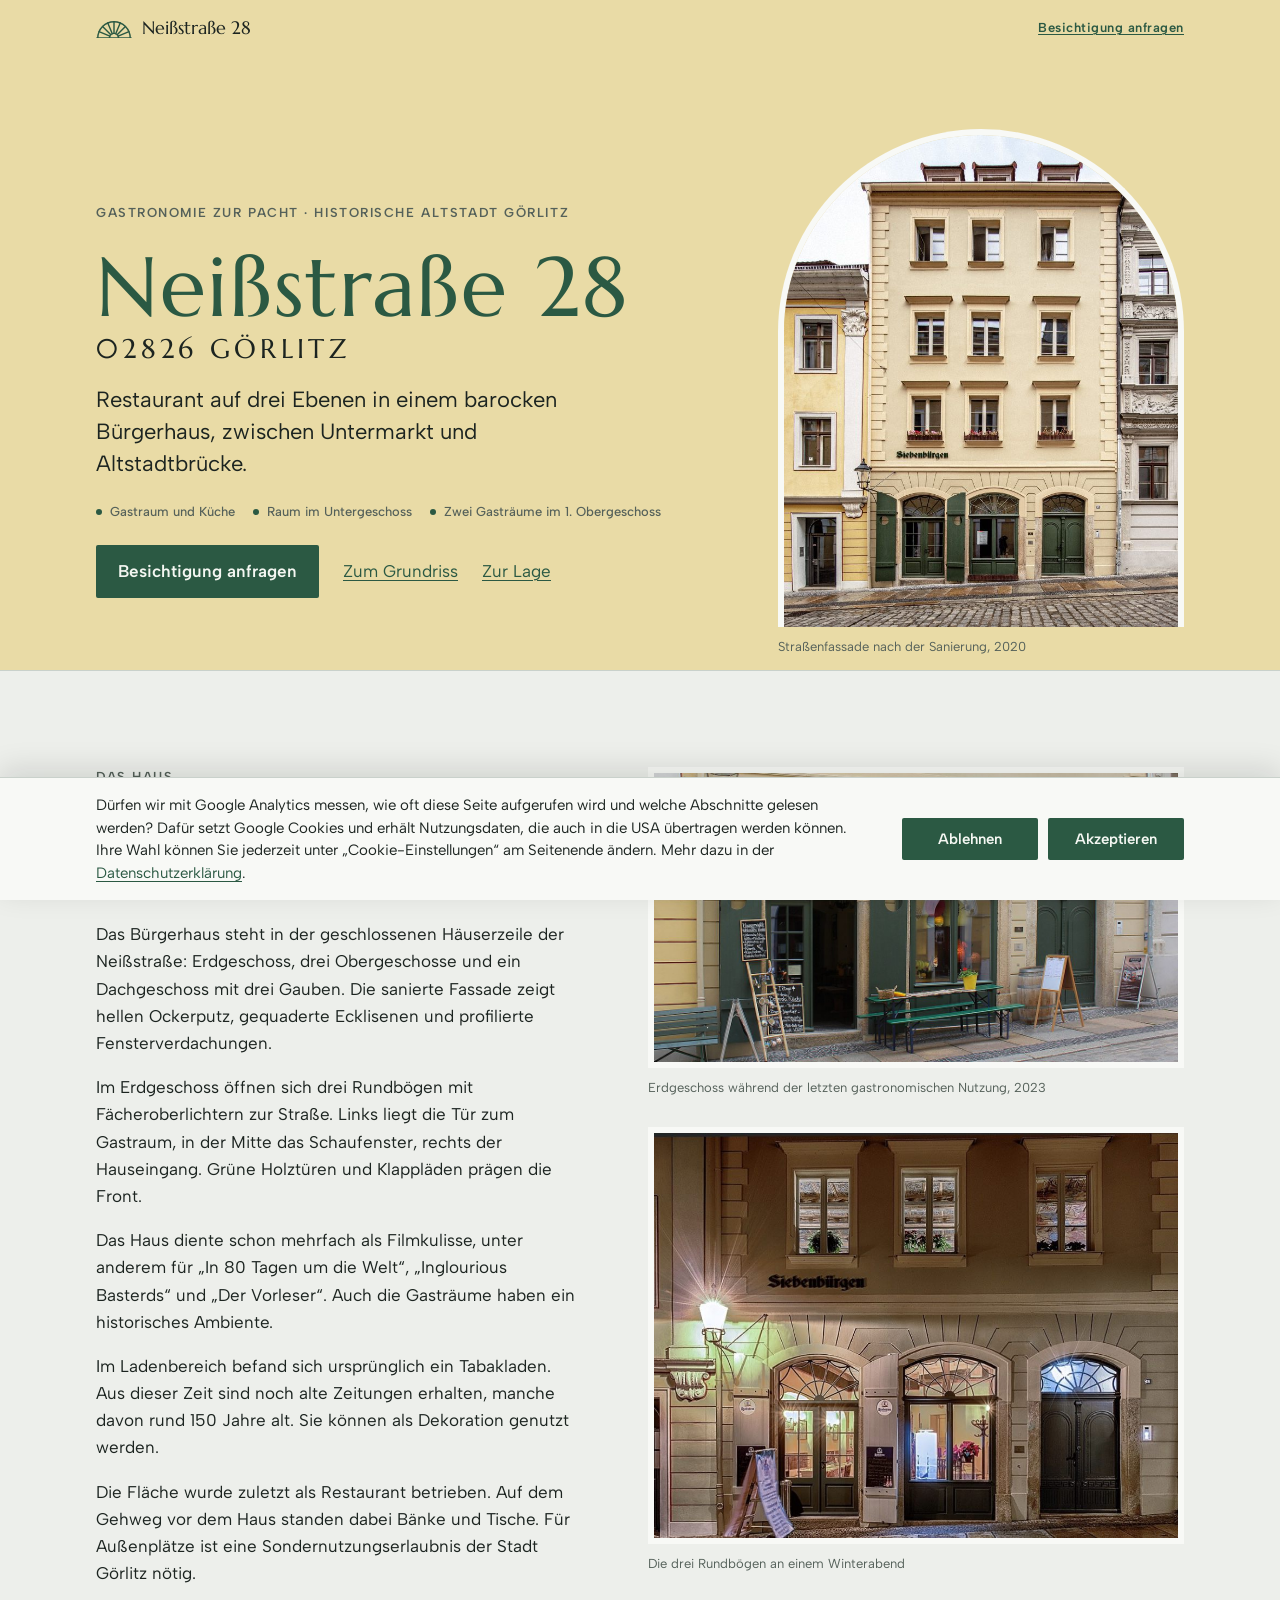
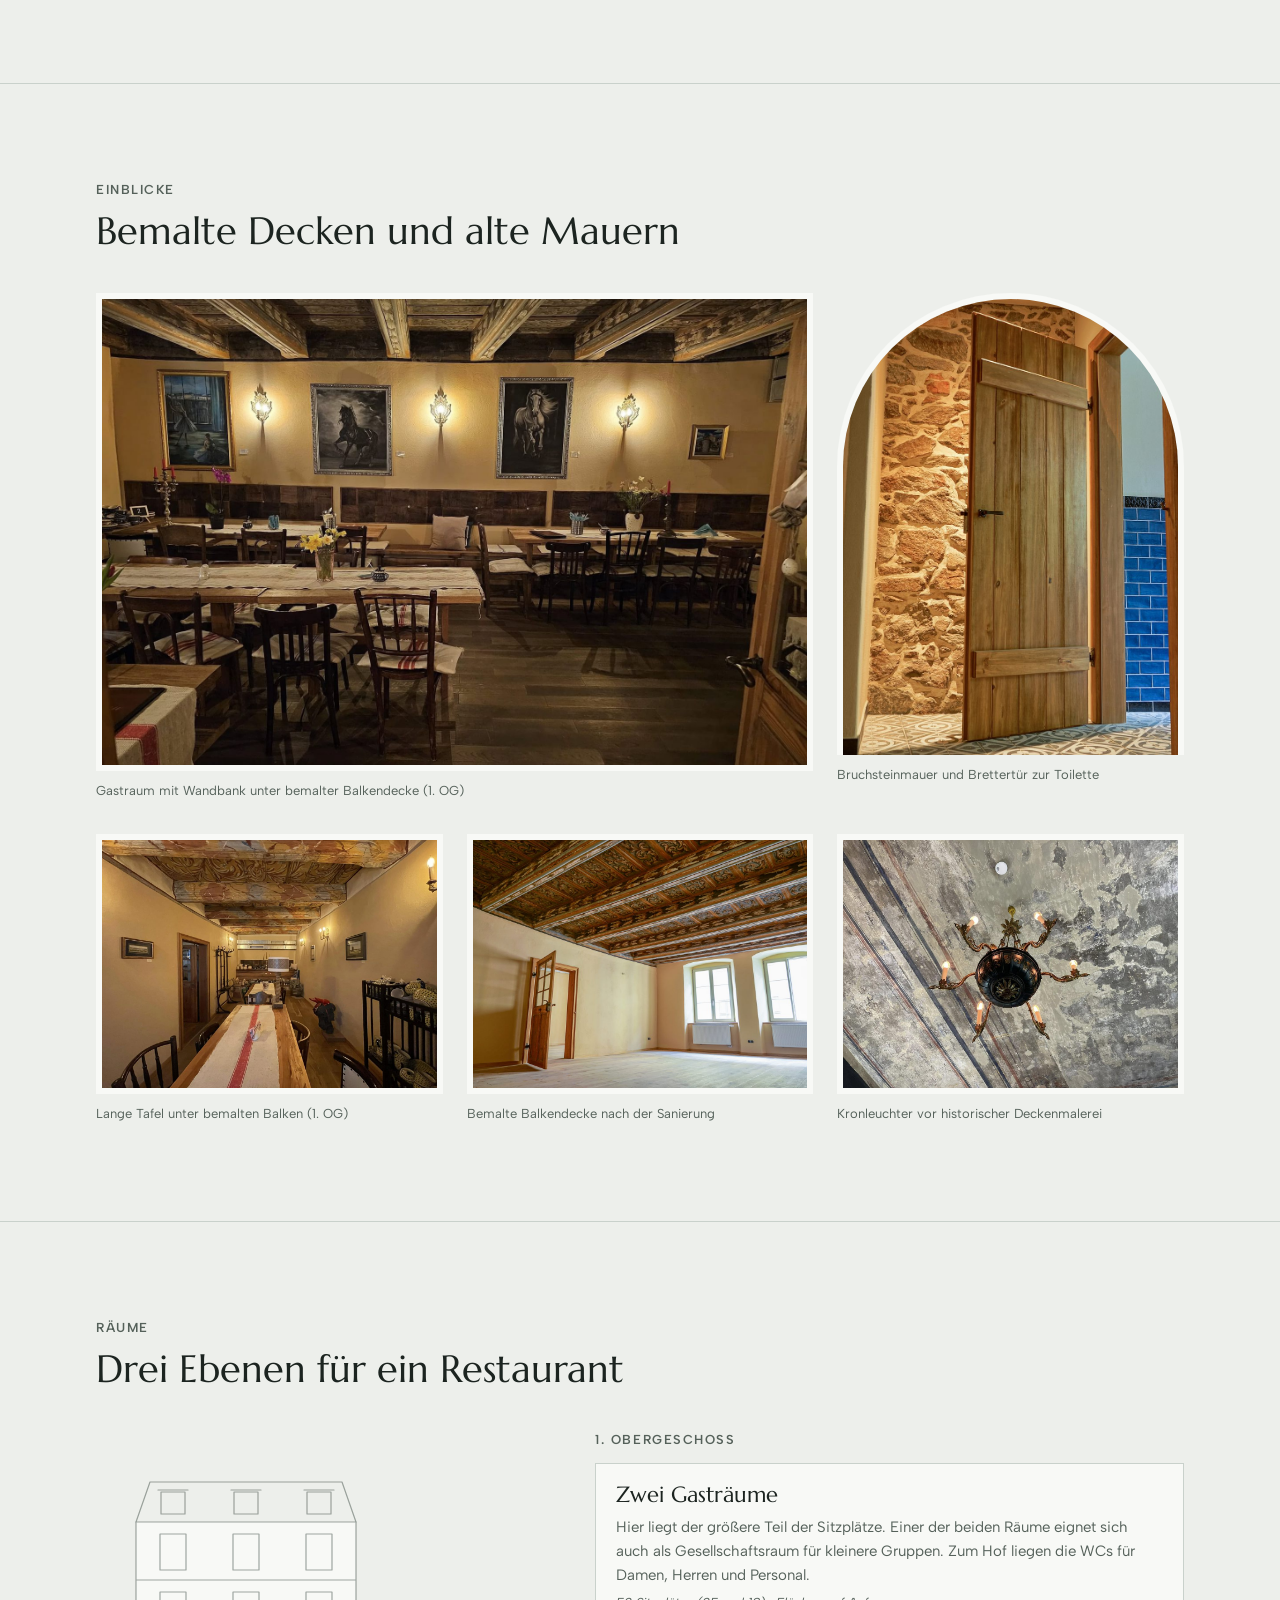
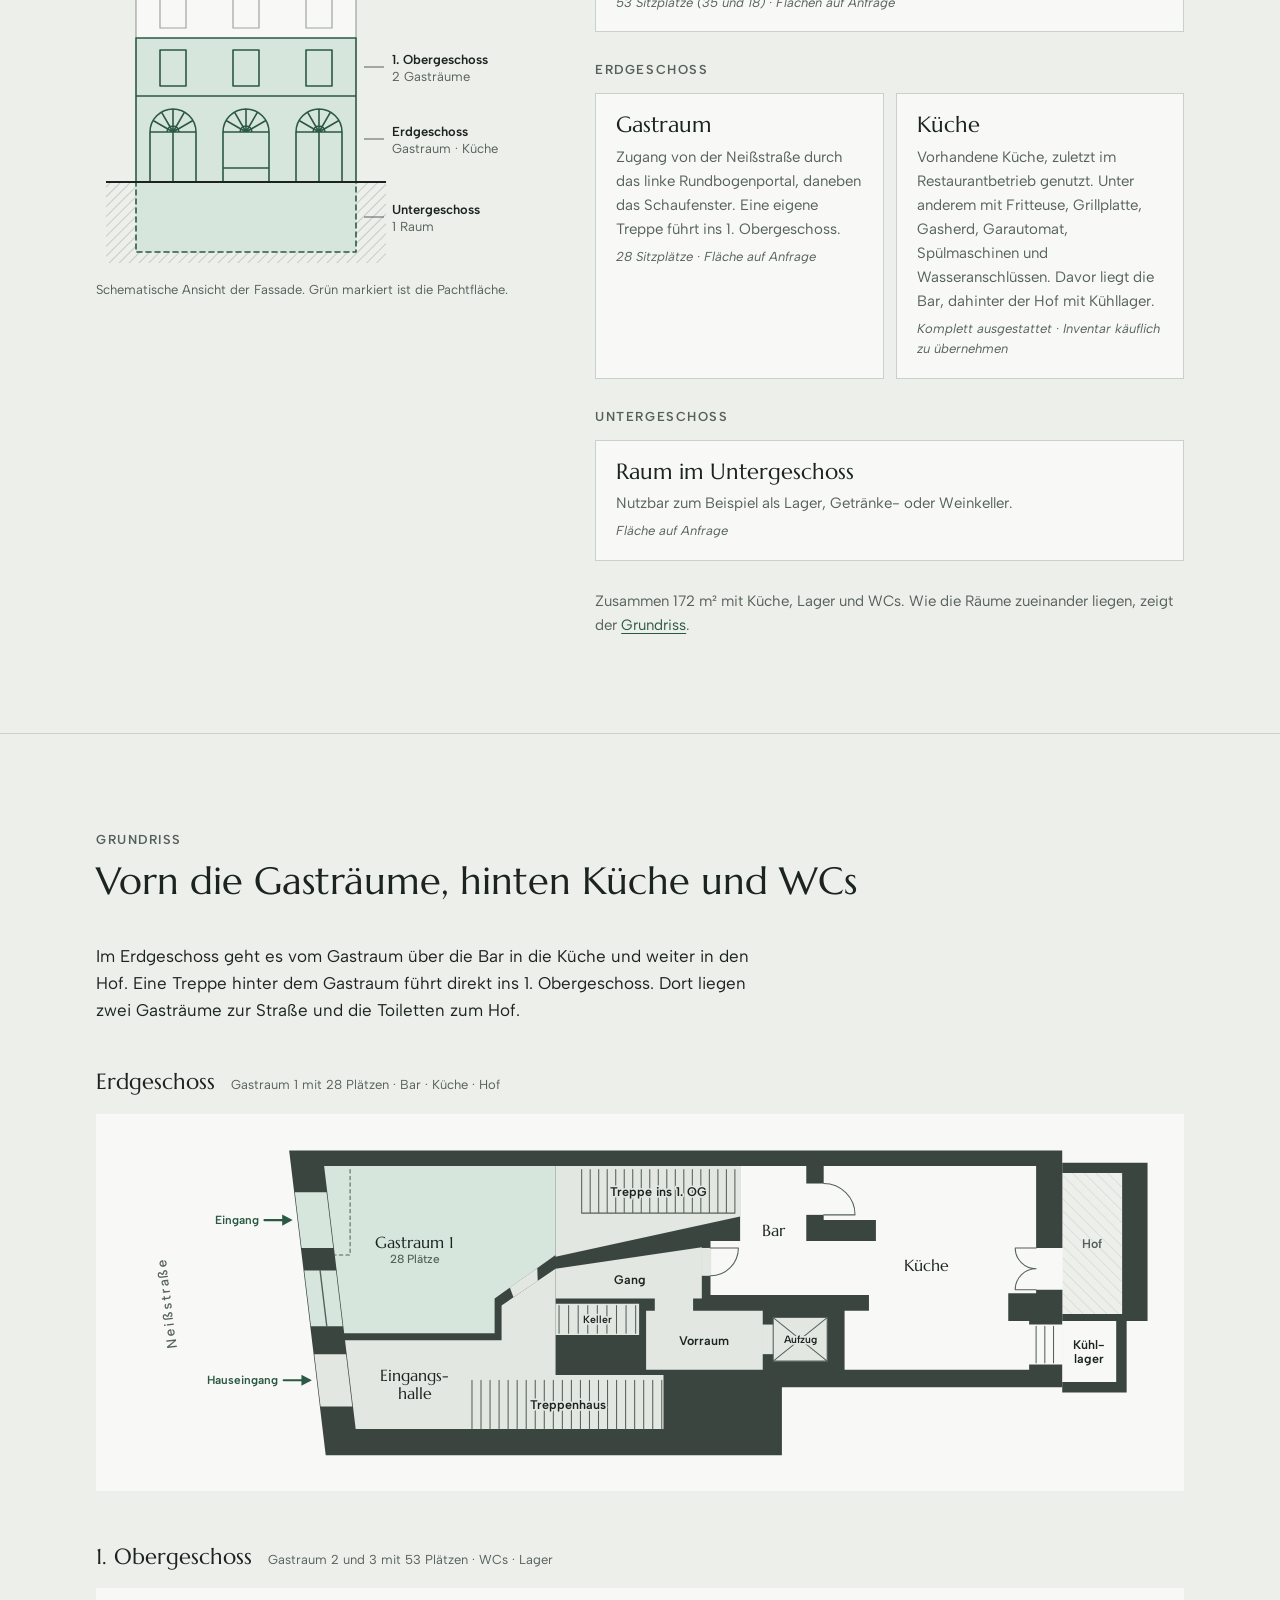
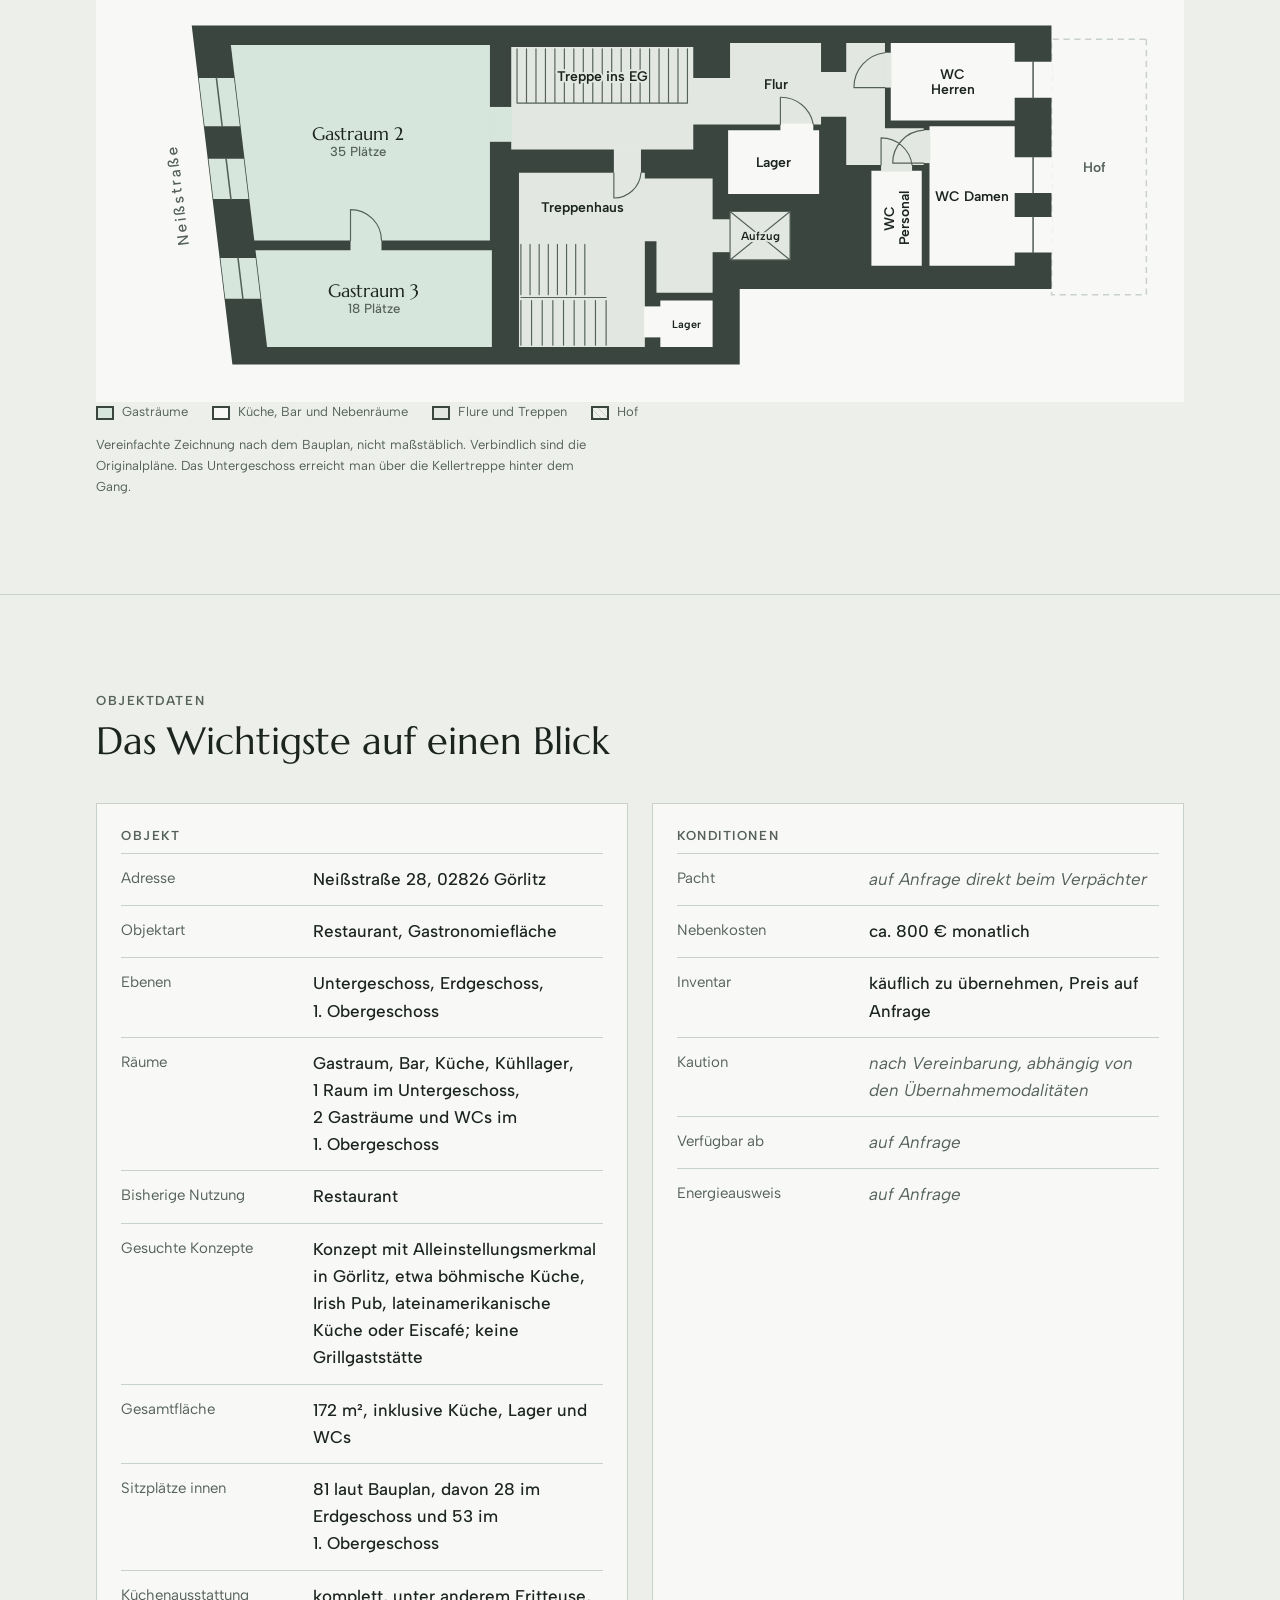
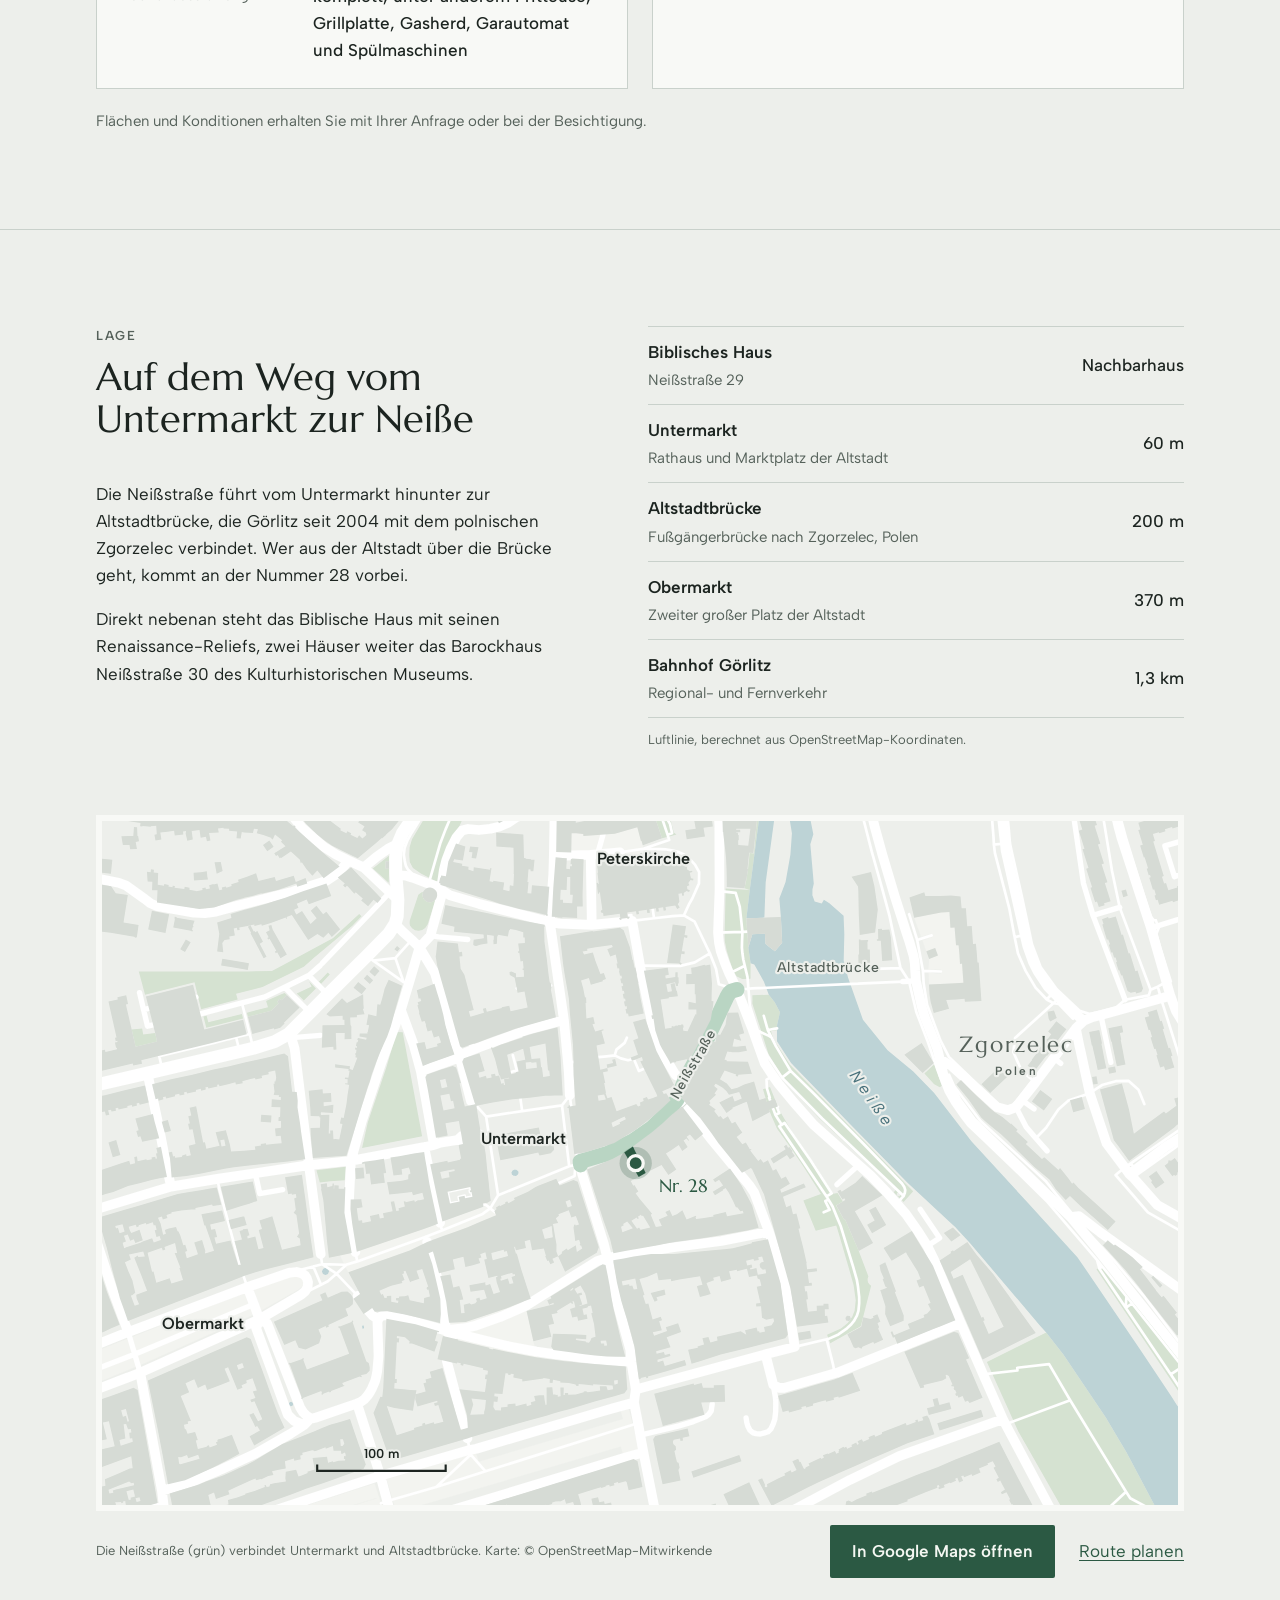
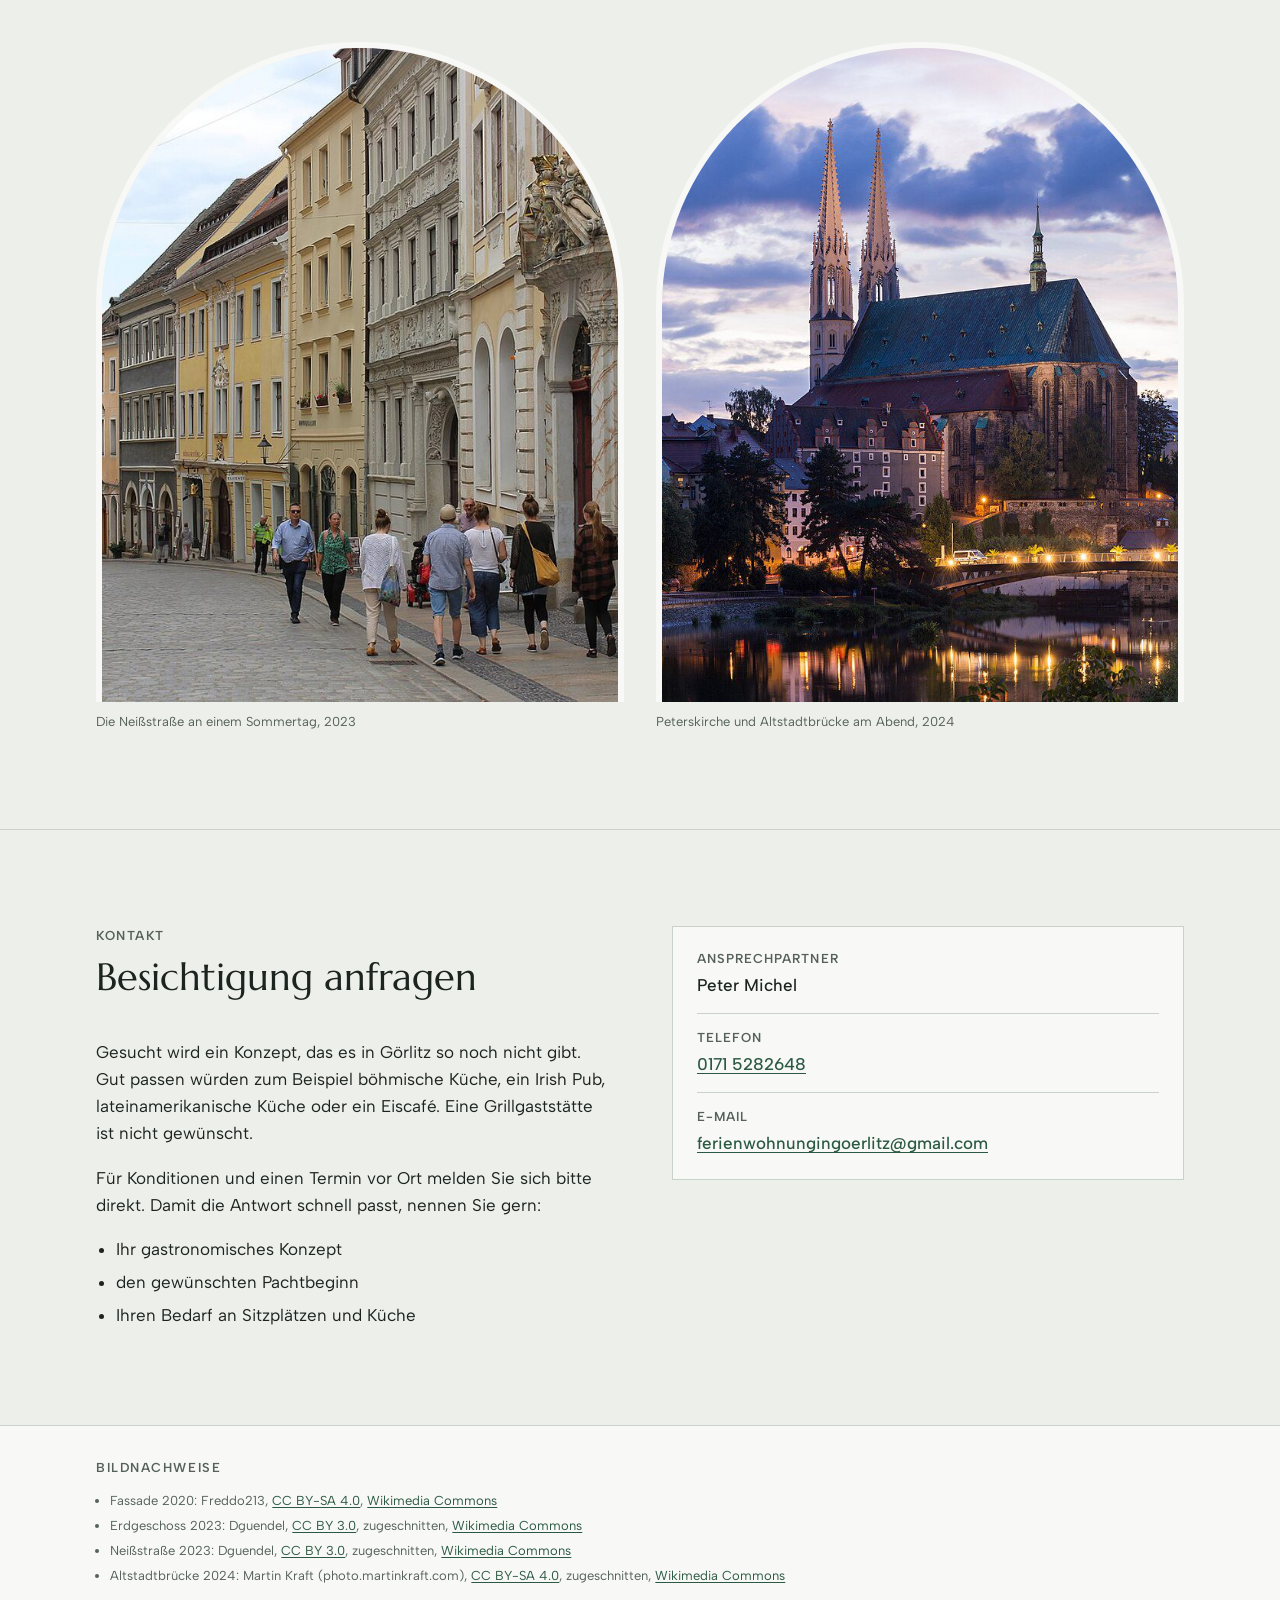
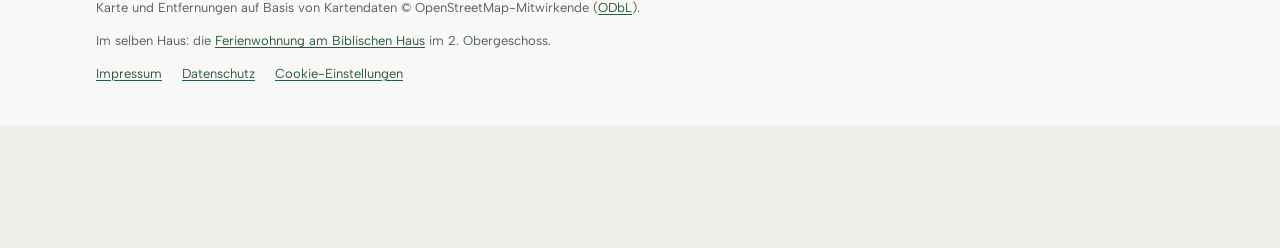
<file: index.html>
<!doctype html>
<html lang="de">
<head>
<meta charset="utf-8">
<meta name="viewport" content="width=device-width, initial-scale=1">
<title>Gaststätte zur Pacht in der Görlitzer Altstadt | Neißstraße 28</title>
<meta name="description" content="Restaurant zu verpachten in der Görlitzer Altstadt: 81 Sitzplätze auf drei Ebenen, ausgestattete Küche, Bar und bemalte Balkendecken. Neißstraße 28, 02826 Görlitz.">
<meta name="robots" content="index, follow, max-image-preview:large, max-snippet:-1">
<link rel="canonical" href="https://gastro-goerlitz.de/">
<link rel="icon" href="favicon.ico" sizes="32x32">
<link rel="icon" href="favicon.svg" type="image/svg+xml">
<link rel="apple-touch-icon" href="apple-touch-icon.png">
<meta name="theme-color" content="#e9dba6" media="(prefers-color-scheme: light)">
<meta name="theme-color" content="#2c2919" media="(prefers-color-scheme: dark)">
<meta property="og:type" content="website">
<meta property="og:site_name" content="Restaurant Neißstraße 28">
<meta property="og:locale" content="de_DE">
<meta property="og:url" content="https://gastro-goerlitz.de/">
<meta property="og:title" content="Gaststätte zur Pacht in der Görlitzer Altstadt | Neißstraße 28">
<meta property="og:description" content="Gaststätte mit 81 Plätzen auf drei Ebenen in der Görlitzer Altstadt: Gastraum, Bar und Küche im Erdgeschoss, zwei Gasträume unter bemalten Balkendecken im 1. Obergeschoss.">
<meta property="og:image" content="https://gastro-goerlitz.de/img/vorschau.jpg">
<meta property="og:image:width" content="1200">
<meta property="og:image:height" content="630">
<meta property="og:image:alt" content="Gastraum im 1. Obergeschoss mit Wandleuchten und bemalter Balkendecke">
<meta name="twitter:card" content="summary_large_image">
<link rel="preload" href="fonts/albert-sans-latin.woff2" as="font" type="font/woff2" crossorigin>
<link rel="preload" href="fonts/marcellus-latin.woff2" as="font" type="font/woff2" crossorigin>
<link rel="stylesheet" href="fonts.css">
<link rel="stylesheet" href="style.css">
<script src="consent.js" defer></script>
<script type="application/ld+json">
{
 "@context": "https://schema.org",
 "@graph": [
  {
   "@type": "WebSite",
   "@id": "https://gastro-goerlitz.de/#website",
   "url": "https://gastro-goerlitz.de/",
   "name": "Restaurant Neißstraße 28",
   "alternateName": "Gaststätte zur Pacht in Görlitz",
   "inLanguage": "de"
  },
  {
   "@type": "RealEstateListing",
   "@id": "https://gastro-goerlitz.de/#angebot",
   "url": "https://gastro-goerlitz.de/",
   "name": "Gaststätte zur Pacht in der Görlitzer Altstadt, Neißstraße 28",
   "description": "Restaurant auf drei Ebenen in einem barocken Bürgerhaus zwischen Untermarkt und Altstadtbrücke: 81 Sitzplätze innen (28 im Erdgeschoss, 53 im 1. Obergeschoss), Bar, komplett ausgestattete Küche, Kühllager, WCs und ein Raum im Untergeschoss, zusammen 172 m². Pacht auf Anfrage beim Verpächter, Nebenkosten ca. 800 € monatlich, Inventar käuflich zu übernehmen.",
   "inLanguage": "de",
   "isPartOf": {
    "@id": "https://gastro-goerlitz.de/#website"
   },
   "image": [
    "https://gastro-goerlitz.de/img/vorschau.jpg",
    "https://gastro-goerlitz.de/img/gastraum-abend.jpg",
    "https://gastro-goerlitz.de/img/gastraum-tafel.jpg",
    "https://gastro-goerlitz.de/img/bemalte-decke.jpg",
    "https://gastro-goerlitz.de/img/kronleuchter.jpg"
   ],
   "about": {
    "@id": "https://gastro-goerlitz.de/#objekt"
   },
   "offers": {
    "@type": "Offer",
    "businessFunction": "http://purl.org/goodrelations/v1#LeaseOut",
    "itemOffered": {
     "@id": "https://gastro-goerlitz.de/#objekt"
    },
    "offeredBy": {
     "@type": "Person",
     "name": "Peter Michel",
     "telephone": "+49 171 5282648",
     "email": "ferienwohnungingoerlitz@gmail.com"
    }
   }
  },
  {
   "@type": "Place",
   "@id": "https://gastro-goerlitz.de/#objekt",
   "name": "Gaststätte Neißstraße 28",
   "description": "Gastronomiefläche im Erdgeschoss, 1. Obergeschoss und Untergeschoss eines barocken Bürgerhauses in der Görlitzer Altstadt, direkt neben dem Biblischen Haus. Zuletzt als Restaurant genutzt.",
   "address": {
    "@type": "PostalAddress",
    "streetAddress": "Neißstraße 28",
    "postalCode": "02826",
    "addressLocality": "Görlitz",
    "addressRegion": "Sachsen",
    "addressCountry": "DE"
   },
   "geo": {
    "@type": "GeoCoordinates",
    "latitude": 51.1565,
    "longitude": 14.99152
   },
   "hasMap": "https://www.google.com/maps/search/?api=1&query=Nei%C3%9Fstra%C3%9Fe%2028%2C%2002826%20G%C3%B6rlitz",
   "maximumAttendeeCapacity": 81,
   "amenityFeature": [
    {
     "@type": "LocationFeatureSpecification",
     "name": "Bar",
     "value": true
    },
    {
     "@type": "LocationFeatureSpecification",
     "name": "Komplett ausgestattete Küche",
     "value": true
    },
    {
     "@type": "LocationFeatureSpecification",
     "name": "Kühllager",
     "value": true
    },
    {
     "@type": "LocationFeatureSpecification",
     "name": "WCs für Damen, Herren und Personal",
     "value": true
    },
    {
     "@type": "LocationFeatureSpecification",
     "name": "Raum im Untergeschoss",
     "value": true
    },
    {
     "@type": "LocationFeatureSpecification",
     "name": "Bemalte historische Balkendecken",
     "value": true
    }
   ],
   "additionalProperty": [
    {
     "@type": "PropertyValue",
     "name": "Gesamtfläche",
     "value": 172,
     "unitCode": "MTK",
     "unitText": "m²"
    },
    {
     "@type": "PropertyValue",
     "name": "Sitzplätze innen",
     "value": 81
    },
    {
     "@type": "PropertyValue",
     "name": "Ebenen",
     "value": "Untergeschoss, Erdgeschoss, 1. Obergeschoss"
    },
    {
     "@type": "PropertyValue",
     "name": "Nebenkosten",
     "value": "ca. 800 € monatlich"
    }
   ]
  }
 ]
}
</script>
</head>
<body>

<header class="bar" id="top">
  <div class="wrap">
    <a class="brand" href="#top" aria-label="Neißstraße 28, zum Seitenanfang">
      <svg class="fan" viewBox="0 0 40 22" aria-hidden="true">
        <path d="M2 21 A18 18 0 0 1 38 21"/>
        <path d="M15 21 A5 5 0 0 1 25 21"/>
        <path d="M1 21 H39"/>
        <path d="M24.6 19.1 L36.6 14.1 M23.5 17.5 L32.7 8.3 M21.9 16.4 L26.9 4.4 M20 16 L20 3 M18.1 16.4 L13.1 4.4 M16.5 17.5 L7.3 8.3 M15.4 19.1 L3.4 14.1"/>
      </svg>
      <span>Neißstraße 28</span>
    </a>
    <a class="bar-link" href="#kontakt">Besichtigung anfragen</a>
  </div>
</header>

<section class="hero">
  <div class="wrap">
    <div class="hero-text">
      <h1><span class="eyebrow">Gastronomie zur Pacht · Historische Altstadt Görlitz</span> Neißstraße 28<small>02826 Görlitz</small></h1>
      <p class="lead">Restaurant auf drei Ebenen in einem barocken Bürgerhaus, zwischen Untermarkt und Altstadtbrücke.</p>
      <ul class="traits">
        <li>Gastraum und Küche</li>
        <li>Raum im Untergeschoss</li>
        <li>Zwei Gasträume im 1.&nbsp;Obergeschoss</li>
      </ul>
      <div class="actions">
        <a class="button" href="#kontakt">Besichtigung anfragen</a>
        <a href="#grundriss">Zum Grundriss</a>
        <a href="#lage">Zur Lage</a>
      </div>
    </div>
    <figure class="arch">
      <div class="frame">
        <img src="img/fassade-2020.jpg" width="721" height="900"
             alt="Straßenfassade der Neißstraße 28: viergeschossiges Bürgerhaus in hellem Ocker mit drei Dachgauben, im Erdgeschoss drei Rundbögen mit grünen Holztüren und Läden.">
      </div>
      <figcaption>Straßenfassade nach der Sanierung, 2020</figcaption>
    </figure>
  </div>
</section>

<main>
  <section id="haus">
    <div class="wrap split">
      <div>
        <div class="head">
          <p class="eyebrow">Das Haus</p>
          <h2>Gastraum mit historischem Ambiente</h2>
        </div>
        <div class="prose">
          <p>Das Bürgerhaus steht in der geschlossenen Häuserzeile der Neißstraße: Erdgeschoss, drei Obergeschosse und ein Dachgeschoss mit drei Gauben. Die sanierte Fassade zeigt hellen Ockerputz, gequaderte Ecklisenen und profilierte Fensterverdachungen.</p>
          <p>Im Erdgeschoss öffnen sich drei Rundbögen mit Fächeroberlichtern zur Straße. Links liegt die Tür zum Gastraum, in der Mitte das Schaufenster, rechts der Hauseingang. Grüne Holztüren und Klappläden prägen die Front.</p>
          <p>Das Haus diente schon mehrfach als Filmkulisse, unter anderem für „In 80 Tagen um die Welt“, „Inglourious Basterds“ und „Der Vorleser“. Auch die Gasträume haben ein historisches Ambiente.</p>
          <p>Im Ladenbereich befand sich ursprünglich ein Tabakladen. Aus dieser Zeit sind noch alte Zeitungen erhalten, manche davon rund 150 Jahre alt. Sie können als Dekoration genutzt werden.</p>
          <p>Die Fläche wurde zuletzt als Restaurant betrieben. Auf dem Gehweg vor dem Haus standen dabei Bänke und Tische. Für Außenplätze ist eine Sondernutzungserlaubnis der Stadt Görlitz nötig.</p>
        </div>
      </div>
      <div class="photo-stack">
        <figure class="photo">
          <a class="zoom" href="img/erdgeschoss-2023.jpg"><img src="img/erdgeschoss-2023.jpg" width="1130" height="624" loading="lazy"
               alt="Erdgeschoss der Neißstraße 28: offene Gastraumtür und Schaufenster unter Rundbögen, davor Bierbänke, Kreidetafeln und ein Holzfass auf dem Gehweg."></a>
          <figcaption>Erdgeschoss während der letzten gastronomischen Nutzung, 2023</figcaption>
        </figure>
        <figure class="photo">
          <a class="zoom" href="img/fassade-winterabend.jpg"><img src="img/fassade-winterabend.jpg" width="968" height="747" loading="lazy"
               alt="Erdgeschoss am Abend: Hinter Rundbogentür und Schaufenster leuchtet der Gastraum, rechts die dunkle Haustür. Darüber der Schriftzug „Siebenbürgen“ und drei Fenster des 1. Obergeschosses mit bemalten Decken."></a>
          <figcaption>Die drei Rundbögen an einem Winterabend</figcaption>
        </figure>
      </div>
    </div>
  </section>

  <section id="einblicke">
    <div class="wrap">
      <div class="head">
        <p class="eyebrow">Einblicke</p>
        <h2>Bemalte Decken und alte Mauern</h2>
      </div>
      <div class="gallery">
        <figure class="photo wide">
          <a class="zoom" href="img/gastraum-abend.jpg"><img src="img/gastraum-abend.jpg" width="1600" height="1200" loading="lazy"
               alt="Gastraum im 1. Obergeschoss am Abend: lange Holztische mit Leinenläufern, Bugholzstühle und eine Wandbank mit Holzverkleidung, darüber Gemälde und Wandleuchter unter einer bemalten Balkendecke."></a>
          <figcaption>Gastraum mit Wandbank unter bemalter Balkendecke (1.&nbsp;OG)</figcaption>
        </figure>
        <figure class="arch">
          <div class="frame">
            <a class="zoom" href="img/bruchsteinwand.jpg"><img src="img/bruchsteinwand.jpg" width="900" height="1101" loading="lazy"
                 alt="Brettertür vor freigelegtem Bruchsteinmauerwerk, dahinter die Toilette mit blauen Wandfliesen; am Boden gemusterte Zementfliesen."></a>
          </div>
          <figcaption>Bruchsteinmauer und Brettertür zur Toilette</figcaption>
        </figure>
        <figure class="photo">
          <a class="zoom" href="img/gastraum-tafel.jpg"><img src="img/gastraum-tafel.jpg" width="1200" height="900" loading="lazy"
               alt="Langer, schmaler Gastraum im 1. Obergeschoss mit gedeckter Holztafel, bemalten Deckenbalken, Wandleuchtern, Garderobe und einem Regal mit Keramikgeschirr."></a>
          <figcaption>Lange Tafel unter bemalten Balken (1.&nbsp;OG)</figcaption>
        </figure>
        <figure class="photo">
          <a class="zoom" href="img/bemalte-decke.jpg"><img src="img/bemalte-decke.jpg" width="1200" height="800" loading="lazy"
               alt="Leerer Raum nach der Sanierung: bemalte Holzbalkendecke mit Rankenornamenten, zwei Fenster mit Heizkörpern, heller Dielenboden und eine alte Holztür mit Glasfeldern."></a>
          <figcaption>Bemalte Balkendecke nach der Sanierung</figcaption>
        </figure>
        <figure class="photo">
          <a class="zoom" href="img/kronleuchter.jpg"><img src="img/kronleuchter.jpg" width="1200" height="900" loading="lazy"
               alt="Kronleuchter mit sechs Kerzenlampen unter einer Putzdecke mit verblassten Resten historischer Bemalung in Blau und Rot."></a>
          <figcaption>Kronleuchter vor historischer Deckenmalerei</figcaption>
        </figure>
      </div>
    </div>
  </section>

  <section id="raeume">
    <div class="wrap">
      <div class="head">
        <p class="eyebrow">Räume</p>
        <h2>Drei Ebenen für ein Restaurant</h2>
      </div>
      <div class="rooms-layout">
        <figure class="elev" id="elev">
          <svg viewBox="0 0 420 440" role="img" aria-label="Schematische Fassadenansicht: Die Pachtfläche umfasst Untergeschoss, Erdgeschoss und 1. Obergeschoss.">
            <defs>
              <pattern id="earth" width="7" height="7" patternUnits="userSpaceOnUse" patternTransform="rotate(45)">
                <path class="e-hatch" d="M0 0 V7"/>
              </pattern>
            </defs>
            <rect x="10" y="353" width="280" height="80" fill="url(#earth)"/>
            <rect class="e-house" x="40" y="92" width="220" height="260"/>
            <rect class="e-ugbg" x="40" y="352" width="220" height="70"/>
            <rect class="fl-fill" data-floor="og1" x="40" y="208" width="220" height="58"/>
            <rect class="fl-fill" data-floor="eg" x="40" y="266" width="220" height="86"/>
            <rect class="fl-fill" data-floor="ug" x="40" y="352" width="220" height="70"/>
            <g class="e-faded">
              <path d="M40 92 L54 52 H246 L260 92 Z"/>
              <path d="M62 60 H92 M135 60 H165 M208 60 H238"/>
              <rect x="65" y="62" width="24" height="22"/>
              <rect x="138" y="62" width="24" height="22"/>
              <rect x="211" y="62" width="24" height="22"/>
              <path d="M40 92 V208 M260 92 V208 M40 150 H260"/>
              <rect x="64" y="104" width="26" height="36"/>
              <rect x="137" y="104" width="26" height="36"/>
              <rect x="210" y="104" width="26" height="36"/>
              <rect x="64" y="162" width="26" height="36"/>
              <rect x="137" y="162" width="26" height="36"/>
              <rect x="210" y="162" width="26" height="36"/>
            </g>
            <g class="e-lines">
              <path d="M40 208 H260 V352 M40 208 V352 M40 266 H260"/>
              <rect x="64" y="220" width="26" height="36"/>
              <rect x="137" y="220" width="26" height="36"/>
              <rect x="210" y="220" width="26" height="36"/>
              <path d="M54 352 V302 A23 23 0 0 1 100 302 V352 M54 302 H100 M77 302 V352 M71 302 A6 6 0 0 1 83 302 M77 302 L96.9 290.5 M77 302 L88.5 282.1 M77 302 L77 279 M77 302 L65.5 282.1 M77 302 L57.1 290.5"/>
              <path d="M127 352 V302 A23 23 0 0 1 173 302 V352 M127 302 H173 M127 338 H173 M144 302 A6 6 0 0 1 156 302 M150 302 L169.9 290.5 M150 302 L161.5 282.1 M150 302 L150 279 M150 302 L138.5 282.1 M150 302 L130.1 290.5"/>
              <path d="M200 352 V302 A23 23 0 0 1 246 302 V352 M200 302 H246 M223 302 V352 M217 302 A6 6 0 0 1 229 302 M223 302 L242.9 290.5 M223 302 L234.5 282.1 M223 302 L223 279 M223 302 L211.5 282.1 M223 302 L203.1 290.5"/>
              <rect class="e-ug" x="40" y="352" width="220" height="70"/>
            </g>
            <path class="e-ground" d="M10 352 H290"/>
            <g class="e-label" data-floor="og1">
              <path d="M268 237 H288"/>
              <text x="296" y="234">1. Obergeschoss</text>
              <text class="sub" x="296" y="251">2 Gasträume</text>
            </g>
            <g class="e-label" data-floor="eg">
              <path d="M268 309 H288"/>
              <text x="296" y="306">Erdgeschoss</text>
              <text class="sub" x="296" y="323">Gastraum · Küche</text>
            </g>
            <g class="e-label" data-floor="ug">
              <path d="M268 387 H288"/>
              <text x="296" y="384">Untergeschoss</text>
              <text class="sub" x="296" y="401">1 Raum</text>
            </g>
          </svg>
          <figcaption>Schematische Ansicht der Fassade. Grün markiert ist die Pachtfläche.</figcaption>
        </figure>
        <div class="rooms">
          <div class="floor-group" data-floor="og1">
            <h3>1. Obergeschoss</h3>
            <div class="room-cards">
              <article class="room">
                <h4>Zwei Gasträume</h4>
                <p>Hier liegt der größere Teil der Sitzplätze. Einer der beiden Räume eignet sich auch als Gesellschaftsraum für kleinere Gruppen. Zum Hof liegen die WCs für Damen, Herren und Personal.</p>
                <p class="size">53 Sitzplätze (35 und 18) · Flächen auf Anfrage</p>
              </article>
            </div>
          </div>
          <div class="floor-group" data-floor="eg">
            <h3>Erdgeschoss</h3>
            <div class="room-cards">
              <article class="room">
                <h4>Gastraum</h4>
                <p>Zugang von der Neißstraße durch das linke Rundbogenportal, daneben das Schaufenster. Eine eigene Treppe führt ins 1.&nbsp;Obergeschoss.</p>
                <p class="size">28 Sitzplätze · Fläche auf Anfrage</p>
              </article>
              <article class="room">
                <h4>Küche</h4>
                <p>Vorhandene Küche, zuletzt im Restaurantbetrieb genutzt. Unter anderem mit Fritteuse, Grillplatte, Gasherd, Garautomat, Spülmaschinen und Wasseranschlüssen. Davor liegt die Bar, dahinter der Hof mit Kühllager.</p>
                <p class="size">Komplett ausgestattet · Inventar käuflich zu übernehmen</p>
              </article>
            </div>
          </div>
          <div class="floor-group" data-floor="ug">
            <h3>Untergeschoss</h3>
            <div class="room-cards">
              <article class="room">
                <h4>Raum im Untergeschoss</h4>
                <p>Nutzbar zum Beispiel als Lager, Getränke- oder Weinkeller.</p>
                <p class="size">Fläche auf Anfrage</p>
              </article>
            </div>
          </div>
          <p class="rooms-note">Zusammen 172&nbsp;m² mit Küche, Lager und WCs. Wie die Räume zueinander liegen, zeigt der <a href="#grundriss">Grundriss</a>.</p>
        </div>
      </div>
    </div>
  </section>

  <section id="grundriss">
    <div class="wrap">
      <div class="head">
        <p class="eyebrow">Grundriss</p>
        <h2>Vorn die Gasträume, hinten Küche und WCs</h2>
      </div>
      <p class="intro">Im Erdgeschoss geht es vom Gastraum über die Bar in die Küche und weiter in den Hof. Eine Treppe hinter dem Gastraum führt direkt ins 1.&nbsp;Obergeschoss. Dort liegen zwei Gasträume zur Straße und die Toiletten zum Hof.</p>
      <div class="plans">
        <figure class="plan">
          <figcaption class="plan-head"><h3>Erdgeschoss</h3><span>Gastraum 1 mit 28 Plätzen · Bar · Küche · Hof</span></figcaption>
          <div class="plan-frame">
<!--plan:eg-->
<svg class="plan-wide" viewBox="-2700 -30 2975 935" role="img" aria-label="Grundriss Erdgeschoss: Von der Neißstraße betritt man links den Gastraum 1, rechts die Eingangshalle des Hauses. Hinter dem Gastraum führt eine Treppe ins 1. Obergeschoss; dahinter liegen Bar und Küche, ganz hinten Hof und Kühllager. Über einen Gang erreicht man den Vorraum des Aufzugs und die Kellertreppe."><g transform="rotate(90)"><pattern id="hof-eg-w" width="24" height="24" patternUnits="userSpaceOnUse" patternTransform="rotate(45)"><path class="p-hatch" d="M0 0V24"/></pattern><polygon class="p-wall" points="35,-245 490,-245 490,-185 695,-185 695,0 35,0"/><polygon class="p-yard" points="65,-172 470,-172 470,0 65,0"/><polygon fill="url(#hof-eg-w)" points="65,-172 470,-172 470,0 65,0"/><polygon class="p-wall" points="0,0 680,0 680,805 875,805 875,2115 0,2220"/><polygon class="p-room" points="45,75 410,75 410,155 490,155 490,95 630,95 630,625 460,625 460,555 415,555 415,685 260,685 260,535 200,535 200,685 45,685"/><polygon class="p-room" points="45,735 415,735 415,1010 260,1010 260,925 45,925"/><polygon class="p-room" points="490,-155 665,-155 665,0 490,0"/><polygon class="p-hall" points="45,925 190,925 305,1455 45,1455"/><polygon class="p-hall" points="278,1035 425,1035 425,1455 340,1455"/><polygon class="p-hall" points="460,860 630,860 630,1195 460,1195"/><polygon class="p-hall" points="440,1215 530,1215 530,1455 440,1455"/><polygon class="p-hall" points="340,1455 645,1455 645,1145 800,1145 800,2029 545,2059.6 545,1610 445,1610"/><polygon class="p-guest" points="45,1455 300,1455 425,1630 525,1630 525,2062 45,2119.6"/><polygon class="p-hall" points="480,675 605,675 605,830 480,830"/><polygon class="p-room" points="280,-2 400,-2 400,77 280,77"/><polygon class="p-room" points="500,-2 615,-2 615,97 500,97"/><polygon class="p-room" points="95,683 185,683 185,737 95,737"/><polygon class="p-room" points="260,683 415,683 415,737 260,737"/><polygon class="p-hall" points="280,1008 360,1008 360,1037 280,1037"/><polygon class="p-hall" points="423,1060 462,1060 462,1170 423,1170"/><polygon class="p-hall" points="500,828 585,828 585,862 500,862"/><polygon class="p-hall" points="337.5,1507.5 393.75,1586.25 421.9,1575.9 374.65,1506.15"/><polygon class="p-guest" points="120,2203.6 280,2184.4 280,2093.4 120,2112.6"/><polygon class="p-hall" points="585,2147.8 735,2129.8 735,2038.8 585,2056.8"/><polygon class="p-guest" points="345,2176.6 505,2157.4 505,2066.4 345,2085.6"/><path class="p-thin" d="M280 75L280 135A60 60 0 0 0 340 75M400 75L400 135A60 60 0 0 1 340 75M185 685L185 595A90 90 0 0 0 95 685M280 1010L280 930A80 80 0 0 1 360 1010M505 25H610M505 50H610M505 75H610M55 940H180M55 964.444H180M55 988.889H180M55 1013.33H180M55 1037.78H180M55 1062.22H180M55 1086.67H180M55 1111.11H180M55 1135.56H180M55 1160H180M55 1184.44H180M55 1208.89H180M55 1233.33H180M55 1257.78H180M55 1282.22H180M55 1306.67H180M55 1331.11H180M55 1355.56H180M55 1380H180M180 940V1380M660 1150H800M660 1175.95H800M660 1201.9H800M660 1227.86H800M660 1253.81H800M660 1279.76H800M660 1305.71H800M660 1331.67H800M660 1357.62H800M660 1383.57H800M660 1409.52H800M660 1435.48H800M660 1461.43H800M660 1487.38H800M660 1513.33H800M660 1539.29H800M660 1565.24H800M660 1591.19H800M660 1617.14H800M660 1643.1H800M660 1669.05H800M660 1695H800M445 1225H525M445 1252.5H525M445 1280H525M445 1307.5H525M445 1335H525M445 1362.5H525M445 1390H525M445 1417.5H525M445 1445H525M480 675H605V830H480ZM480 675L605 830M605 675L480 830"/><path class="p-glass" d="M345 2131.1L505 2111.9"/><path class="p-dash" d="M55 2045H300V2089"/><path class="p-arrow" d="M200 2291V2218"/><path class="p-arrowhead" d="M184 2240L200 2210L216 2240Z"/><path class="p-arrow" d="M660 2235.8V2162.8"/><path class="p-arrowhead" d="M644 2184.8L660 2154.8L676 2184.8Z"/></g><text class="p-name" font-size="46" text-anchor="middle"><tspan x="-1860" y="279.85">Gastraum 1</tspan><tspan class="p-sub" font-size="34" x="-1860" y="322.35">28 Plätze</tspan></text><text class="p-name" font-size="46" text-anchor="middle"><tspan x="-390" y="346.1">Küche</tspan></text><text class="p-name" font-size="46" text-anchor="middle"><tspan x="-830" y="246.1">Bar</tspan></text><text class="p-name" font-size="46" text-anchor="middle"><tspan x="-1860" y="663.26">Eingangs-</tspan><tspan x="-1860" y="712.94">halle</tspan></text><text class="p-small p-out" font-size="36" text-anchor="middle"><tspan x="86" y="280.6">Hof</tspan></text><text class="p-small" font-size="36" text-anchor="middle"><tspan x="78" y="570.16">Kühl-</tspan><tspan x="78" y="609.04">lager</tspan></text><text class="p-small" font-size="36" text-anchor="middle"><tspan x="-1240" y="384.6">Gang</tspan></text><text class="p-small" font-size="36" text-anchor="middle"><tspan x="-1030" y="557.6">Vorraum</tspan></text><text class="p-small p-halo" font-size="30" text-anchor="middle"><tspan x="-752" y="552.5">Aufzug</tspan></text><text class="p-small p-halo" font-size="30" text-anchor="middle"><tspan x="-1335" y="495.5">Keller</tspan></text><text class="p-small p-halo" font-size="36" text-anchor="middle"><tspan x="-1160" y="129.6">Treppe ins 1. OG</tspan></text><text class="p-small p-halo" font-size="36" text-anchor="middle"><tspan x="-1420" y="742.6">Treppenhaus</tspan></text><text class="p-small p-door" font-size="34" text-anchor="end" x="-2308" y="212">Eingang</text><text class="p-small p-door" font-size="34" text-anchor="end" x="-2252.8" y="672">Hauseingang</text><text class="p-street" font-size="40" text-anchor="middle" transform="rotate(-96.84 -2572.5 437.5)" x="-2572.5" y="451.5">Neißstraße</text></svg>
<svg class="plan-tall" viewBox="-30 -275 935 2785" role="img" aria-label="Grundriss Erdgeschoss: Von der Neißstraße betritt man links den Gastraum 1, rechts die Eingangshalle des Hauses. Hinter dem Gastraum führt eine Treppe ins 1. Obergeschoss; dahinter liegen Bar und Küche, ganz hinten Hof und Kühllager. Über einen Gang erreicht man den Vorraum des Aufzugs und die Kellertreppe."><pattern id="hof-eg-t" width="24" height="24" patternUnits="userSpaceOnUse" patternTransform="rotate(45)"><path class="p-hatch" d="M0 0V24"/></pattern><polygon class="p-wall" points="35,-245 490,-245 490,-185 695,-185 695,0 35,0"/><polygon class="p-yard" points="65,-172 470,-172 470,0 65,0"/><polygon fill="url(#hof-eg-t)" points="65,-172 470,-172 470,0 65,0"/><polygon class="p-wall" points="0,0 680,0 680,805 875,805 875,2115 0,2220"/><polygon class="p-room" points="45,75 410,75 410,155 490,155 490,95 630,95 630,625 460,625 460,555 415,555 415,685 260,685 260,535 200,535 200,685 45,685"/><polygon class="p-room" points="45,735 415,735 415,1010 260,1010 260,925 45,925"/><polygon class="p-room" points="490,-155 665,-155 665,0 490,0"/><polygon class="p-hall" points="45,925 190,925 305,1455 45,1455"/><polygon class="p-hall" points="278,1035 425,1035 425,1455 340,1455"/><polygon class="p-hall" points="460,860 630,860 630,1195 460,1195"/><polygon class="p-hall" points="440,1215 530,1215 530,1455 440,1455"/><polygon class="p-hall" points="340,1455 645,1455 645,1145 800,1145 800,2029 545,2059.6 545,1610 445,1610"/><polygon class="p-guest" points="45,1455 300,1455 425,1630 525,1630 525,2062 45,2119.6"/><polygon class="p-hall" points="480,675 605,675 605,830 480,830"/><polygon class="p-room" points="280,-2 400,-2 400,77 280,77"/><polygon class="p-room" points="500,-2 615,-2 615,97 500,97"/><polygon class="p-room" points="95,683 185,683 185,737 95,737"/><polygon class="p-room" points="260,683 415,683 415,737 260,737"/><polygon class="p-hall" points="280,1008 360,1008 360,1037 280,1037"/><polygon class="p-hall" points="423,1060 462,1060 462,1170 423,1170"/><polygon class="p-hall" points="500,828 585,828 585,862 500,862"/><polygon class="p-hall" points="337.5,1507.5 393.75,1586.25 421.9,1575.9 374.65,1506.15"/><polygon class="p-guest" points="120,2203.6 280,2184.4 280,2093.4 120,2112.6"/><polygon class="p-hall" points="585,2147.8 735,2129.8 735,2038.8 585,2056.8"/><polygon class="p-guest" points="345,2176.6 505,2157.4 505,2066.4 345,2085.6"/><path class="p-thin" d="M280 75L280 135A60 60 0 0 0 340 75M400 75L400 135A60 60 0 0 1 340 75M185 685L185 595A90 90 0 0 0 95 685M280 1010L280 930A80 80 0 0 1 360 1010M505 25H610M505 50H610M505 75H610M55 940H180M55 964.444H180M55 988.889H180M55 1013.33H180M55 1037.78H180M55 1062.22H180M55 1086.67H180M55 1111.11H180M55 1135.56H180M55 1160H180M55 1184.44H180M55 1208.89H180M55 1233.33H180M55 1257.78H180M55 1282.22H180M55 1306.67H180M55 1331.11H180M55 1355.56H180M55 1380H180M180 940V1380M660 1150H800M660 1175.95H800M660 1201.9H800M660 1227.86H800M660 1253.81H800M660 1279.76H800M660 1305.71H800M660 1331.67H800M660 1357.62H800M660 1383.57H800M660 1409.52H800M660 1435.48H800M660 1461.43H800M660 1487.38H800M660 1513.33H800M660 1539.29H800M660 1565.24H800M660 1591.19H800M660 1617.14H800M660 1643.1H800M660 1669.05H800M660 1695H800M445 1225H525M445 1252.5H525M445 1280H525M445 1307.5H525M445 1335H525M445 1362.5H525M445 1390H525M445 1417.5H525M445 1445H525M480 675H605V830H480ZM480 675L605 830M605 675L480 830"/><path class="p-glass" d="M345 2131.1L505 2111.9"/><path class="p-dash" d="M55 2045H300V2089"/><path class="p-arrow" d="M200 2291V2218"/><path class="p-arrowhead" d="M184 2240L200 2210L216 2240Z"/><path class="p-arrow" d="M660 2235.8V2162.8"/><path class="p-arrowhead" d="M644 2184.8L660 2154.8L676 2184.8Z"/><text class="p-name" font-size="46" text-anchor="middle"><tspan x="285" y="1854.85">Gastraum 1</tspan><tspan class="p-sub" font-size="34" x="285" y="1897.35">28 Plätze</tspan></text><text class="p-name" font-size="46" text-anchor="middle"><tspan x="330" y="406.1">Küche</tspan></text><text class="p-name" font-size="46" text-anchor="middle"><tspan x="230" y="846.1">Bar</tspan></text><text class="p-name" font-size="46" text-anchor="middle"><tspan x="672" y="1851.26">Eingangs-</tspan><tspan x="672" y="1900.94">halle</tspan></text><text class="p-small p-out" font-size="36" text-anchor="middle"><tspan x="268" y="-73.4">Hof</tspan></text><text class="p-small" font-size="36" text-anchor="middle"><tspan x="577" y="-84.84">Kühl-</tspan><tspan x="577" y="-45.96">lager</tspan></text><text class="p-small" font-size="36" text-anchor="middle" transform="rotate(-90 372 1240)"><tspan x="372" y="1252.6">Gang</tspan></text><text class="p-small" font-size="36" text-anchor="middle" transform="rotate(-90 545 1030)"><tspan x="545" y="1042.6">Vorraum</tspan></text><text class="p-small p-halo" font-size="30" text-anchor="middle"><tspan x="542" y="762.5">Aufzug</tspan></text><text class="p-small p-halo" font-size="30" text-anchor="middle" transform="rotate(-90 485 1335)"><tspan x="485" y="1345.5">Keller</tspan></text><text class="p-small p-halo" font-size="36" text-anchor="middle" transform="rotate(-90 117 1160)"><tspan x="117" y="1172.6">Treppe ins 1. OG</tspan></text><text class="p-small p-halo" font-size="36" text-anchor="middle" transform="rotate(-90 730 1420)"><tspan x="730" y="1432.6">Treppenhaus</tspan></text><text class="p-small p-door" font-size="34" text-anchor="middle" x="200" y="2336">Eingang</text><text class="p-small p-door" font-size="34" text-anchor="middle" x="660" y="2280.8">Hauseingang</text><text class="p-street" font-size="40" text-anchor="middle" transform="rotate(-6.84 437.5 2382.5)" x="437.5" y="2396.5">Neißstraße</text></svg>
<!--/plan:eg-->
          </div>
        </figure>
        <figure class="plan">
          <figcaption class="plan-head"><h3>1. Obergeschoss</h3><span>Gastraum 2 und 3 mit 53 Plätzen · WCs · Lager</span></figcaption>
          <div class="plan-frame">
<!--plan:og-->
<svg class="plan-wide" viewBox="-2400 -30 2675 935" role="img" aria-label="Grundriss 1. Obergeschoss: Zur Neißstraße liegen der große Gastraum 2 mit zwei Fenstern und der schmale Gastraum 3 mit einem Fenster, verbunden durch eine Tür. Dahinter kommt die Treppe aus dem Erdgeschoss an, daneben das Treppenhaus des Hauses mit Aufzug. Zum Hof liegen ein Flur, zwei Lagerräume und die WCs für Damen, Herren und Personal."><g transform="rotate(90)"><polygon class="p-below" points="35,-245 695,-245 695,0 35,0"/><polygon class="p-wall" points="0,0 680,0 680,805 875,805 875,2115 0,2220"/><polygon class="p-room" points="45,95 245,95 245,415 45,415"/><polygon class="p-room" points="260,95 620,95 620,315 260,315"/><polygon class="p-room" points="375,335 620,335 620,465 375,465"/><polygon class="p-hall" points="45,430 265,430 265,330 360,330 360,530 45,530"/><polygon class="p-hall" points="45,595 255,595 255,925 320,925 320,1395 55,1395 55,925 135,925 135,830 45,830"/><polygon class="p-room" points="270,600 435,600 435,835 270,835"/><polygon class="p-room" points="710,875 830,875 830,1010 710,1010"/><polygon class="p-hall" points="395,875 690,875 690,1020 557,1020 557,1050 830,1050 830,1375 380,1375 380,1050 395,1050"/><polygon class="p-guest" points="50,1450 555,1450 555,2058.4 50,2119"/><polygon class="p-guest" points="580,1445 830,1445 830,2025.4 580,2055.4"/><polygon class="p-hall" points="480,675 605,675 605,830 480,830"/><polygon class="p-hall" points="70,413 160,413 160,432 70,432"/><polygon class="p-hall" points="270,313 355,313 355,332 270,332"/><polygon class="p-hall" points="358,360 377,360 377,440 358,440"/><polygon class="p-hall" points="120,528 235,528 235,597 120,597"/><polygon class="p-room" points="253,615 272,615 272,700 253,700"/><polygon class="p-hall" points="318,1060 382,1060 382,1130 318,1130"/><polygon class="p-room" points="725,1008 805,1008 805,1052 725,1052"/><polygon class="p-hall" points="500,828 585,828 585,877 500,877"/><polygon class="p-guest" points="210,1393 300,1393 300,1452 210,1452"/><polygon class="p-guest" points="553,1730 582,1730 582,1810 553,1810"/><polygon class="p-guest" points="135,2201.8 260,2186.8 260,2095.8 135,2110.8"/><polygon class="p-guest" points="344,2176.72 448,2164.24 448,2073.24 344,2085.72"/><polygon class="p-guest" points="600,2146 705,2133.4 705,2042.4 600,2055"/><polygon class="p-room" points="93,-2 186,-2 186,97 93,97"/><polygon class="p-room" points="340,-2 432,-2 432,97 340,97"/><polygon class="p-room" points="494,-2 586,-2 586,97 494,97"/><path class="p-thin" d="M160 430L160 510A90 90 0 0 1 70 430M355 330L355 410A85 85 0 0 1 270 330M360 440L290 440A80 80 0 0 1 360 360M255 700L185 700A85 85 0 0 1 255 615M380 1130L445 1130A70 70 0 0 0 380 1060M555 1810L475 1810A80 80 0 0 1 555 1730M60 940H200M60 964.444H200M60 988.889H200M60 1013.33H200M60 1037.78H200M60 1062.22H200M60 1086.67H200M60 1111.11H200M60 1135.56H200M60 1160H200M60 1184.44H200M60 1208.89H200M60 1233.33H200M60 1257.78H200M60 1282.22H200M60 1306.67H200M60 1331.11H200M60 1355.56H200M60 1380H200M200 940V1380M565 1205H695M565 1228.57H695M565 1252.14H695M565 1275.71H695M565 1299.29H695M565 1322.86H695M565 1346.43H695M565 1370H695M710 1150H825M710 1177.5H825M710 1205H825M710 1232.5H825M710 1260H825M710 1287.5H825M710 1315H825M710 1342.5H825M710 1370H825M702 1150V1370M480 675H605V830H480ZM480 675L605 830M605 675L480 830"/><path class="p-glass" d="M135 2156.3L260 2141.3M344 2131.22L448 2118.74M600 2100.5L705 2087.9M93 47.5H186M340 47.5H432M494 47.5H586"/></g><text class="p-name" font-size="46" text-anchor="middle"><tspan x="-1790" y="294.85">Gastraum 2</tspan><tspan class="p-sub" font-size="34" x="-1790" y="337.35">35 Plätze</tspan></text><text class="p-name" font-size="46" text-anchor="middle"><tspan x="-1750" y="699.85">Gastraum 3</tspan><tspan class="p-sub" font-size="34" x="-1750" y="742.35">18 Plätze</tspan></text><text class="p-small" font-size="36" text-anchor="middle"><tspan x="-205" y="452.6">WC Damen</tspan></text><text class="p-small" font-size="36" text-anchor="middle"><tspan x="-255" y="138.16">WC</tspan><tspan x="-255" y="177.04">Herren</tspan></text><text class="p-small" font-size="36" text-anchor="middle" transform="rotate(-90 -400 497)"><tspan x="-400" y="490.16">WC</tspan><tspan x="-400" y="529.04">Personal</tspan></text><text class="p-small" font-size="36" text-anchor="middle"><tspan x="-712" y="162.6">Flur</tspan></text><text class="p-small" font-size="36" text-anchor="middle"><tspan x="-718" y="364.6">Lager</tspan></text><text class="p-small" font-size="28" text-anchor="middle"><tspan x="-942" y="779.8">Lager</tspan></text><text class="p-small p-halo" font-size="30" text-anchor="middle"><tspan x="-752" y="552.5">Aufzug</tspan></text><text class="p-small" font-size="36" text-anchor="middle"><tspan x="-1212" y="480.6">Treppenhaus</tspan></text><text class="p-small p-halo" font-size="36" text-anchor="middle"><tspan x="-1160" y="142.6">Treppe ins EG</tspan></text><text class="p-small p-out" font-size="36" text-anchor="middle"><tspan x="110" y="377.6">Hof</tspan></text><text class="p-street" font-size="40" text-anchor="middle" transform="rotate(-96.84 -2257.5 437.5)" x="-2257.5" y="451.5">Neißstraße</text></svg>
<svg class="plan-tall" viewBox="-30 -275 935 2675" role="img" aria-label="Grundriss 1. Obergeschoss: Zur Neißstraße liegen der große Gastraum 2 mit zwei Fenstern und der schmale Gastraum 3 mit einem Fenster, verbunden durch eine Tür. Dahinter kommt die Treppe aus dem Erdgeschoss an, daneben das Treppenhaus des Hauses mit Aufzug. Zum Hof liegen ein Flur, zwei Lagerräume und die WCs für Damen, Herren und Personal."><polygon class="p-below" points="35,-245 695,-245 695,0 35,0"/><polygon class="p-wall" points="0,0 680,0 680,805 875,805 875,2115 0,2220"/><polygon class="p-room" points="45,95 245,95 245,415 45,415"/><polygon class="p-room" points="260,95 620,95 620,315 260,315"/><polygon class="p-room" points="375,335 620,335 620,465 375,465"/><polygon class="p-hall" points="45,430 265,430 265,330 360,330 360,530 45,530"/><polygon class="p-hall" points="45,595 255,595 255,925 320,925 320,1395 55,1395 55,925 135,925 135,830 45,830"/><polygon class="p-room" points="270,600 435,600 435,835 270,835"/><polygon class="p-room" points="710,875 830,875 830,1010 710,1010"/><polygon class="p-hall" points="395,875 690,875 690,1020 557,1020 557,1050 830,1050 830,1375 380,1375 380,1050 395,1050"/><polygon class="p-guest" points="50,1450 555,1450 555,2058.4 50,2119"/><polygon class="p-guest" points="580,1445 830,1445 830,2025.4 580,2055.4"/><polygon class="p-hall" points="480,675 605,675 605,830 480,830"/><polygon class="p-hall" points="70,413 160,413 160,432 70,432"/><polygon class="p-hall" points="270,313 355,313 355,332 270,332"/><polygon class="p-hall" points="358,360 377,360 377,440 358,440"/><polygon class="p-hall" points="120,528 235,528 235,597 120,597"/><polygon class="p-room" points="253,615 272,615 272,700 253,700"/><polygon class="p-hall" points="318,1060 382,1060 382,1130 318,1130"/><polygon class="p-room" points="725,1008 805,1008 805,1052 725,1052"/><polygon class="p-hall" points="500,828 585,828 585,877 500,877"/><polygon class="p-guest" points="210,1393 300,1393 300,1452 210,1452"/><polygon class="p-guest" points="553,1730 582,1730 582,1810 553,1810"/><polygon class="p-guest" points="135,2201.8 260,2186.8 260,2095.8 135,2110.8"/><polygon class="p-guest" points="344,2176.72 448,2164.24 448,2073.24 344,2085.72"/><polygon class="p-guest" points="600,2146 705,2133.4 705,2042.4 600,2055"/><polygon class="p-room" points="93,-2 186,-2 186,97 93,97"/><polygon class="p-room" points="340,-2 432,-2 432,97 340,97"/><polygon class="p-room" points="494,-2 586,-2 586,97 494,97"/><path class="p-thin" d="M160 430L160 510A90 90 0 0 1 70 430M355 330L355 410A85 85 0 0 1 270 330M360 440L290 440A80 80 0 0 1 360 360M255 700L185 700A85 85 0 0 1 255 615M380 1130L445 1130A70 70 0 0 0 380 1060M555 1810L475 1810A80 80 0 0 1 555 1730M60 940H200M60 964.444H200M60 988.889H200M60 1013.33H200M60 1037.78H200M60 1062.22H200M60 1086.67H200M60 1111.11H200M60 1135.56H200M60 1160H200M60 1184.44H200M60 1208.89H200M60 1233.33H200M60 1257.78H200M60 1282.22H200M60 1306.67H200M60 1331.11H200M60 1355.56H200M60 1380H200M200 940V1380M565 1205H695M565 1228.57H695M565 1252.14H695M565 1275.71H695M565 1299.29H695M565 1322.86H695M565 1346.43H695M565 1370H695M710 1150H825M710 1177.5H825M710 1205H825M710 1232.5H825M710 1260H825M710 1287.5H825M710 1315H825M710 1342.5H825M710 1370H825M702 1150V1370M480 675H605V830H480ZM480 675L605 830M605 675L480 830"/><path class="p-glass" d="M135 2156.3L260 2141.3M344 2131.22L448 2118.74M600 2100.5L705 2087.9M93 47.5H186M340 47.5H432M494 47.5H586"/><text class="p-name" font-size="46" text-anchor="middle"><tspan x="300" y="1784.85">Gastraum 2</tspan><tspan class="p-sub" font-size="34" x="300" y="1827.35">35 Plätze</tspan></text><text class="p-name" font-size="46" text-anchor="middle" transform="rotate(-90 705 1750)"><tspan x="705" y="1744.85">Gastraum 3</tspan><tspan class="p-sub" font-size="34" x="705" y="1787.35">18 Plätze</tspan></text><text class="p-small" font-size="36" text-anchor="middle"><tspan x="440" y="217.6">WC Damen</tspan></text><text class="p-small" font-size="36" text-anchor="middle"><tspan x="145" y="248.16">WC</tspan><tspan x="145" y="287.04">Herren</tspan></text><text class="p-small" font-size="36" text-anchor="middle"><tspan x="497" y="393.16">WC</tspan><tspan x="497" y="432.04">Personal</tspan></text><text class="p-small" font-size="36" text-anchor="middle"><tspan x="150" y="724.6">Flur</tspan></text><text class="p-small" font-size="36" text-anchor="middle"><tspan x="352" y="730.6">Lager</tspan></text><text class="p-small" font-size="28" text-anchor="middle"><tspan x="770" y="951.8">Lager</tspan></text><text class="p-small p-halo" font-size="30" text-anchor="middle"><tspan x="542" y="762.5">Aufzug</tspan></text><text class="p-small" font-size="36" text-anchor="middle" transform="rotate(-90 468 1212)"><tspan x="468" y="1224.6">Treppenhaus</tspan></text><text class="p-small p-halo" font-size="36" text-anchor="middle" transform="rotate(-90 130 1160)"><tspan x="130" y="1172.6">Treppe ins EG</tspan></text><text class="p-small p-out" font-size="36" text-anchor="middle"><tspan x="365" y="-97.4">Hof</tspan></text><text class="p-street" font-size="40" text-anchor="middle" transform="rotate(-6.84 437.5 2257.5)" x="437.5" y="2271.5">Neißstraße</text></svg>
<!--/plan:og-->
          </div>
        </figure>
      </div>
      <ul class="legend">
        <li><i class="k-guest"></i>Gasträume</li>
        <li><i class="k-room"></i>Küche, Bar und Nebenräume</li>
        <li><i class="k-hall"></i>Flure und Treppen</li>
        <li><i class="k-yard"></i>Hof</li>
      </ul>
      <p class="plan-note">Vereinfachte Zeichnung nach dem Bauplan, nicht maßstäblich. Verbindlich sind die Originalpläne. Das Untergeschoss erreicht man über die Kellertreppe hinter dem Gang.</p>
    </div>
  </section>

  <section id="objektdaten">
    <div class="wrap">
      <div class="head">
        <p class="eyebrow">Objektdaten</p>
        <h2>Das Wichtigste auf einen Blick</h2>
      </div>
      <div class="facts">
        <div class="facts-group">
          <h3>Objekt</h3>
          <dl>
            <div><dt>Adresse</dt><dd>Neißstraße 28, 02826 Görlitz</dd></div>
            <div><dt>Objektart</dt><dd>Restaurant, Gastronomiefläche</dd></div>
            <div><dt>Ebenen</dt><dd>Untergeschoss, Erdgeschoss, 1.&nbsp;Obergeschoss</dd></div>
            <div><dt>Räume</dt><dd>Gastraum, Bar, Küche, Kühllager, 1&nbsp;Raum im Untergeschoss, 2&nbsp;Gasträume und WCs im 1.&nbsp;Obergeschoss</dd></div>
            <div><dt>Bisherige Nutzung</dt><dd>Restaurant</dd></div>
            <div><dt>Gesuchte Konzepte</dt><dd>Konzept mit Alleinstellungsmerkmal in Görlitz, etwa böhmische Küche, Irish Pub, lateinamerikanische Küche oder Eiscafé; keine Grillgaststätte</dd></div>
            <div><dt>Gesamtfläche</dt><dd>172&nbsp;m², inklusive Küche, Lager und WCs</dd></div>
            <div><dt>Sitzplätze innen</dt><dd>81 laut Bauplan, davon 28 im Erdgeschoss und 53 im 1.&nbsp;Obergeschoss</dd></div>
            <div><dt>Küchenausstattung</dt><dd>komplett, unter anderem Fritteuse, Grillplatte, Gasherd, Garautomat und Spülmaschinen</dd></div>
          </dl>
        </div>
        <div class="facts-group">
          <h3>Konditionen</h3>
          <dl>
            <div><dt>Pacht</dt><dd class="ask">auf Anfrage direkt beim Verpächter</dd></div>
            <div><dt>Nebenkosten</dt><dd>ca. 800&nbsp;€ monatlich</dd></div>
            <div><dt>Inventar</dt><dd>käuflich zu übernehmen, Preis auf Anfrage</dd></div>
            <div><dt>Kaution</dt><dd class="ask">nach Vereinbarung, abhängig von den Übernahmemodalitäten</dd></div>
            <div><dt>Verfügbar ab</dt><dd class="ask">auf Anfrage</dd></div>
            <div><dt>Energieausweis</dt><dd class="ask">auf Anfrage</dd></div>
          </dl>
        </div>
      </div>
      <p class="facts-note">Flächen und Konditionen erhalten Sie mit Ihrer Anfrage oder bei der Besichtigung.</p>
    </div>
  </section>

  <section id="lage">
    <div class="wrap">
      <div class="split">
        <div>
          <div class="head">
            <p class="eyebrow">Lage</p>
            <h2>Auf dem Weg vom Untermarkt zur Neiße</h2>
          </div>
          <div class="prose">
            <p>Die Neißstraße führt vom Untermarkt hinunter zur Altstadtbrücke, die Görlitz seit 2004 mit dem polnischen Zgorzelec verbindet. Wer aus der Altstadt über die Brücke geht, kommt an der Nummer 28 vorbei.</p>
            <p>Direkt nebenan steht das Biblische Haus mit seinen Renaissance-Reliefs, zwei Häuser weiter das Barockhaus Neißstraße 30 des Kulturhistorischen Museums.</p>
          </div>
        </div>
        <div>
          <ol class="distances">
            <li><strong>Biblisches Haus</strong><span>Neißstraße 29</span><b class="m">Nachbarhaus</b></li>
            <li><strong>Untermarkt</strong><span>Rathaus und Marktplatz der Altstadt</span><b class="m">60 m</b></li>
            <li><strong>Altstadtbrücke</strong><span>Fußgängerbrücke nach Zgorzelec, Polen</span><b class="m">200 m</b></li>
            <li><strong>Obermarkt</strong><span>Zweiter großer Platz der Altstadt</span><b class="m">370 m</b></li>
            <li><strong>Bahnhof Görlitz</strong><span>Regional- und Fernverkehr</span><b class="m">1,3 km</b></li>
          </ol>
          <p class="distance-note">Luftlinie, berechnet aus OpenStreetMap-Koordinaten.</p>
        </div>
      </div>
      <figure class="map-figure">
        <div class="map-frame">
<svg class="map" viewBox="0 0 1000 636" preserveAspectRatio="xMidYMid slice" role="img" aria-label="Karte der Görlitzer Altstadt: Die Neißstraße 28 liegt an der Neißstraße zwischen Untermarkt und Altstadtbrücke, rund 200 Meter vom Grenzfluss Neiße.">
  <rect class="m-ground" width="1000" height="636"/>
  <path class="m-green" d="M313.2 57.7 305 53.3 296.4 48.7 307.8 11.4 326.8 -23.4 333.2 -30 517 -30 521 -12.6 529.1 1.3 531.4 10.7 533.9 12.6 527.4 14.3 526.2 14.6 520.5 16 515 0 519.2 -1.6 516.3 -7.7 510.8 -5.3 500.6 -30 357.9 -30 356.2 -29.3 335.3 -2.2 327 16.2 318.4 35.6 314.4 52.5 313.2 57.7ZM699.5 455 700.5 445.5 698.5 431.3 693.5 413.6 684.5 382.7 682.4 375.9 663.3 380.9 651.8 352.7 668.1 346.7 651.7 320.9 639.3 302.5 627.4 286.1 622 273.6 620.8 270.5 619.9 268.1 617.7 260.9 616.7 257.5 614.3 249.4 617.9 248.2 619.7 247.6 620.8 247.2 626.2 260.7 628.1 265.3 628.2 265.6 629.9 269.6 641 288.4 663 320.1 679.6 346.4 683.6 345.8 688.5 353.7 682.2 357.4 689.7 370.6 690.5 370.1 691.7 372.6 703.3 399.7 712.3 423.3 711.6 425.3 711.5 426.7 712 428.8 713.1 430.6 714.8 431.9 705.2 469.5 676.8 485.3 676.1 483.2 675.3 481.3 673.8 477.4 686.8 471.6 693.1 466.6 697.4 460.6 699.5 455ZM315.9 -30 288.1 17 285.9 24.5 285.6 31.5 286 38.1 289 43.8 296.4 48.7 307.8 11.4 326.8 -23.4 333.2 -30ZM578.6 106.6 579.6 62.7 602 64.1 598.9 90.5 599.3 98.6 599.9 105.6 600.7 117.6 602.8 132.2 602.7 146.7 595 146.9 590 144.6 586.5 139.4 580.7 121 578.8 111.8 578.6 106.6ZM274 196 264.3 228.8 247 280.2 241.7 303.8 288.2 294.8 297.5 293.1 279.5 196.4 274 196ZM251.7 44.1 266.6 32.3 266.8 37.5 263.6 37.5 263.6 44.3 266.8 44.3 266.5 57.5 251.7 44.1ZM745 354.1 752.7 345.4 753.9 344.1 746.7 336.8 719.5 308.9 703.3 292.2 690.6 279.2 662 249.8 639.2 226.4 624.3 203.2 621.7 195.4 627.3 194.5 627.4 189.5 630.1 177.8 625.2 168.4 619.7 161.4 604.4 161.9 604.5 165.6 604.4 169.6 619.5 216.7 636.4 244.3 667.3 277 694.7 302.4 737.7 342.9 735.8 345.1 737.1 346.4 745 354.1ZM310.2 72.7 309.6 73.4 308.6 74.2 307.4 75 306.5 75.3 305.3 75.5 304.1 75.5 302.7 75.2 301.6 74.8 300.6 74.2 299.7 73.4 299.1 72.5 298.4 71.4 298 70 297.9 68.6 298 67.4 298.3 66.3 297.6 66.1 295.8 67.1 294 68.5 286 92.7 285.9 95.2 286.2 97.1 288.2 99.6 290.9 101.6 294.4 102 297.6 101.4 300.4 99.4 302.7 96 310.2 72.7ZM981.4 642 992.1 658.7 995.6 666 937.3 666 981.4 642ZM202.4 336 199.3 324.5 226.7 321.3 225.6 333.8 212.2 334.9 202.4 336ZM981.4 642 952.2 586.8 932.9 554.4 893.3 495.7 877.5 475.3 822.4 502.7 851.5 567.1 907.8 666 937.3 666 981.4 642ZM924.2 416.7 1018.6 557.2 1024 566 1030 581.9 1030 532.8 1020.2 520.9 930.2 414.1 924.2 416.7ZM612.5 -30 611.2 -19.7 608 6.6 605.8 30.2 601.9 29.8 600.4 44.8 598.8 54.6 597.1 62.5 602 64.1 612.9 -18.8 614.7 -30ZM34.2 139.9 40 161.4 86 149.8 92.1 174.9 126.1 165.9 124.6 160.6 149.2 154.3 187.6 135.5 196.7 127.3 232.6 97.3 241.2 88.5 239 86.4 214.5 109 157.9 139.5 135.8 139.8 34.2 139.9ZM192.3 148.9 198.8 155.6 187.6 166.9 181 160.4 194.9 153.8 192.3 148.9ZM209.8 140.8 211.7 142.7 203.7 151.3 201.6 149.3 209.8 140.8ZM94.3 181.8 97.2 181 98.8 187.1 130 179.3 131.1 183.6 96.9 192.1 94.3 181.8ZM134.7 178.1 154.3 173.2 152.5 167.4 166.1 161.2 169.8 159.8 171.8 161.6 166.8 166.7 165.2 165.2 163.8 166.7 164 166.9 162.8 168.1 164.2 169.3 157.3 176.3 135.6 181.9 134.7 178.1ZM27.6 193.8 37.3 192.8 38.3 198.4 49.4 197 51.2 204.9 31.2 209.8 27.6 193.8ZM780.5 246 773.6 226.1 764.3 234.6 773.4 244.6 778.6 247.5 780.5 246ZM741.3 345.3 741.8 345.7 742.1 346.2 742.2 346.8 742.2 347.4 741.9 348 741.4 348.4 740.9 348.7 740.2 348.7 739.7 348.6 739.1 348.2 738.8 347.7 738.6 347.2 738.6 346.6 738.8 346.1 739.1 345.6 739.6 345.3 740.1 345.1 740.7 345.1 741.3 345.3Z"/>
  <path class="m-water" d="M609.1 105.1 616.1 104.8 616.6 114.1 619.6 116.6 625.4 121 632.1 113.2 689.9 105.4 689.3 129.8 693.4 145.6 707.2 184.6 730.1 213.1 754 232.7 773.4 252.7 808.2 297.8 861.9 356.5 906.5 405.4 917.2 420.9 966.2 493.3 993.6 534.3 998.9 542.8 1004.1 549.7 1010.5 560.6 1015.7 568.7 1025.5 586.6 1030 598 1030 666 995.6 666 992.1 658.7 981.4 642 952.2 586.8 932.9 554.4 893.3 495.7 877.5 475.3 871.2 468.4 806.8 392.4 792.9 377.4 767.6 353.9 765.4 351.8 754.1 341.3 748.9 336.4 693.1 279.5 640.4 224.8 627.3 204.7 627.3 194.5 627.4 192.7 627.4 189.5 630.1 177.8 625.2 168.4 619.7 161.4 615.1 149.2 606.2 133.3 602.8 132.2 600.7 117.6 604.4 105.3 609.1 105.1ZM384.8 324.4 385.3 324.2 385.6 324.7 385.9 325 386.7 325.1 387.2 327.3 386.8 327.7 386.5 328.2 386.5 328.8 385.7 329 385.2 329.7 384.2 329.9 383.5 329.6 382.9 329.7 382.5 329.8 382.2 329.4 381.6 329 381 328.8 380.5 326.4 381 326 381.1 325.7 381.2 325 381.9 324.9 382.4 324.4 383.3 324.2 383.9 324 384.3 324.2 384.8 324.4ZM205.4 420.9 207.7 421.9 210 420.9 211 418.5 210 416.2 207.7 415.3 205.4 416.3 204.4 418.6 205.4 420.9ZM612.9 -18.8 602 64.1 598.9 90.5 608.7 90.1 615.6 89.8 616.8 57.2 627.8 -23.6 629.3 -25.3 630.7 -25.4 632.1 -24.7 634.5 -18 638.7 -3.8 641.2 11.3 639.8 31.1 635.3 56.6 630.9 68.3 629.5 72 630.9 89.1 632.1 113.2 689.9 105.4 689.2 88 676 76.4 670.9 73.2 668.9 76.6 662.3 74.8 660.2 68.9 660.3 63.4 661.5 58.4 658.3 21.7 661.1 12.3 652.6 -30 614.7 -30 612.9 -18.8ZM175.8 539.8 177.2 540.6 177.7 542 177 543.4 175.5 543.9 174.1 543.1 173.7 541.6 174.4 540.3 175.8 539.8ZM242.1 471.8 243.6 471.5 243.2 468.9 241.7 469.2 242.1 471.8Z"/>
  <path class="m-square" d="M-4.8 520.8 -2.9 521.2 -0.8 520.6 40.6 503.6 138.7 459.7 148.8 454.5 182.8 435.3 184.6 433.9 186.2 432.4 187.2 430.7 187.6 429.2 187.5 427.3 186.5 425.4 184.8 423.8 181.6 422.7 178.9 422.6 174.9 423 134.5 437.4 32.5 477.7 -11.1 494.9 -12.8 496.2 -13.5 497.8 -13.5 499.6 -7 518.1 -6 519.5 -4.8 520.8ZM106.6 662.5 107.7 666 217.8 666 227.3 663 229.3 662.3 233.9 660.9 235 660.5 239.6 659.1 241.6 658.4 251.9 655.2 264.7 651.1 259.3 634.1 253.4 615.8 190.1 636 106.6 662.5ZM290.2 637.8 482.1 581.4 484.7 589.9 499.6 585.4 493.4 561.1 489.3 545.2 481.8 547.5 484.2 555.8 350.1 595.4 347.6 587.1 342.6 588.6 264.5 611.7 270.1 630.6 276.2 651 292.6 646.3 290.2 637.8ZM437.1 34.9 436.6 32 436.1 29.2 436.4 11.3 440.7 11.3 447.3 12.2 447.4 13.9 476.5 11.8 497.5 5.7 500.9 18.5 501.4 18.4 502.6 22.6 503.2 25.8 504.3 32.1 502.4 32.4 502 29.6 499.9 29.9 500.2 32.7 492.2 33.9 491.8 31.1 490 31.3 489.6 32.3 482.6 33.3 481.9 32.5 480.1 32.7 480.5 35.6 472.1 36.8 471.8 35.1 470.8 35.2 471.1 37 461 38.4 460.8 37.2 454.2 36.1 447.6 35.5 437.1 34.9ZM754.8 89.9 770.1 86.8 779.8 85 787.6 84.5 787.9 89.4 788.5 99.2 792.4 98.9 792.9 105.3 793.7 115.4 796.1 115.4 796.9 124.1 797.4 132.8 799.3 132.5 799.9 141.1 800.6 150.3 793.2 150.8 783.8 151.3 768.6 152 768.2 140.9 779.6 142 779.6 139.9 779.6 138.3 768.1 137.7 768.7 128.2 776.9 125.1 774.3 118 766.1 121.1 762.5 111 771.5 107.8 771 106.3 770.4 104.8 761.3 107.8 754.8 89.9ZM392.3 446.4 374.8 453.3 361.7 457.8 337.9 465.6 322.6 466.4 319 466.5 314.1 466.6 313.6 471.9 313.4 474.2 316.8 478.6 324.8 480.4 330.8 481.9 330.7 482.6 359.9 489.5 359.7 490.3 363.2 491.2 363.3 490.4 377.3 493.5 386.1 495.1 393 496.5 404.6 498.5 403.4 493 400.9 483.4 394.6 455.5 393.4 450.9 392.3 446.4ZM272.3 195 273.8 190.3 274.9 187.5 275.5 186.5 276.5 185.9 278.7 185.9 279.8 186.5 280.9 188.7 283 195.9 281.9 194.6 278.9 193.8 276.5 193.9 272.3 195ZM182.9 649.5 182.1 647.2 183.1 647 183.8 649.3 182.9 649.5ZM136.2 666 193.9 648 254.8 629.1 255 629.6 194.1 648.6 138.1 666ZM158.2 666 195.8 654.3 256.8 635.3 255 629.6 194.1 648.6 138.1 666ZM181.2 666 190.3 663.2 197.9 660.8 258.9 641.8 258.7 641.3 197.7 660.3 179.3 666ZM159.2 666 195.9 654.6 256.9 635.6 258.7 641.3 197.7 660.3 179.3 666ZM159.2 666 195.9 654.6 256.9 635.6 256.8 635.3 195.8 654.3 158.2 666ZM221.3 403.9 224.5 403.2 232.1 401.5 235.5 400.6 236.8 400.3 246.2 397.1 254.6 394.2 277.1 386.6 297.7 379.6 305.5 376.9 312.2 374.4 314.2 373.4 316.4 372.3 354.4 358.4 357.6 357.3 360.8 360 365 363.4 366.3 366.3 351.7 372.5 339.9 377.6 329.1 381.5 317.8 385.4 302.2 391.2 300.3 392.3 286 399.2 269 405.2 263.1 407.3 256.3 409.7 242.8 414.5 229 419.4 225.8 413.5 225.3 412.4 221.3 403.9Z"/>
  <path class="m-foot" d="M530.3 88.4 513 90.4 492.7 92.8M590.2 156.7 593.3 156.4 600.8 155.9 604.1 155.6M108.4 338.8 109 342.2 128 412.4M330.9 -58.3 287.7 11.1 283.9 17.9 281.2 25.1 280.5 31.4 281.4 37.2 282.3 41.4 284.1 44.8 288.3 49 304 56.8M344.2 -32.4 336.4 -23.7 331.1 -15.9 324.6 -4.6 319.3 7.8 314.5 20.4M500.1 134.5 537.6 134.6 550.9 131.4 564.9 123M643.8 488.7 673.5 481.7 675.3 481.3 684.4 477.2 692.4 471.5 695.9 468.2 698.7 464.9 701.6 459.7 703 455.2 703.7 448.4 703.7 442.2 702.6 432.7 701.6 426.8 697.9 413.7 686.7 376.9 683.8 370 679 358.3 675.2 352 674.7 351.2M623.7 267.4 624.5 269.4M620.2 257.8 620 257.2 620.6 257 617.9 248.2M675.2 352 672.2 353.2 676.2 361.4 670.7 363.7M674.7 351.2 673.7 349.4M673.7 349.4 673.4 348.9 629.4 283.8 631.7 282.3 630.1 279.8M360.8 360 353.8 365.2 315.9 380.6 300.4 386.6 237.2 409.3 227 412.4M611.9 196.1 619.8 199.7M615 181 618.8 194.3 621.7 200.1 626.3 209.2 640 232.2 660.8 252.5 707.2 299.5 743.5 336.9 745.6 340.1 746.5 343.1 746.1 345.7 745 348.5 738.7 355.7M270.1 630.6 310.6 619 342.7 588.8M343.6 263.9 342.9 260.4M481.5 29.2 503.2 25.8 518.5 26.1 523.5 26.3 530.6 27.5 536.7 29.2 540.5 30.8 544.3 33.3 551.1 40.5 555 47.6 554.8 58 548.7 71.8 545.6 77.3 540.8 87.7M381.8 217.6 385.5 231.7 385.8 233.1M385.8 233.1 388.9 258M951.4 452.4 993.2 514.2 1026.9 564.8M763 139.3 779.6 139.9M709.2 137.7 709.1 135.7M602.1 171.9 609.6 195 614.2 209.4 618.6 218.3 632 238.5 669.3 276.5 745 348.5M632 238.5 640 232.2M530.3 88.4 540.8 87.7 550.8 93.6 564.9 123 570.7 137.5 573.3 151.8 590.2 156.7M365 363.4 372.7 360.1 384.4 353.7 397.4 348.2 407.1 343.5 423.7 336.8M702.9 151.2 744.2 149.2M488.6 88 491.9 87.4M491.9 87.4 492.7 92.8M604.1 155.6 702.9 151.2M867.6 243 864.9 240.8 854.8 232.4 847 214.9 848.6 201.6 884.2 169.3 889.4 164.6M877.4 285.1 888.8 268.1 898.2 259.7 918 253 929.3 245.4 942.1 241.8 954.2 241.6 963.3 249.7 968.7 263M867.9 294.8 877.4 285.1M1004.2 507.2 1005.5 506.3 1008.4 504.3 1009 503.9M1005.3 382.6 972 363.8 942 329 950.5 322 956.1 318.2 1029.6 267.7 1033 274.4M1034.3 277.4 963.1 328 958.4 331.4M1005.5 232.5 1008.2 242.1 1018.2 239.2 1029.6 267.7M974.5 156.8 972.9 162.1 950.8 166.1 942 173.7 918.1 179.5 908.5 176.4 887.3 156.3 872.3 135.7 864.2 114.3 862.2 104.6 854.4 67.8 845.5 28.7 843.8 20.5 842.8 8.4 839.7 -22 840.1 -34.2M963.1 328 960.5 324 956.1 318.2M828.9 22 839.1 20.9 843.8 20.5M848.2 108 857.5 105.8 862.2 104.6M923.3 -47.4 938.7 46.4 945.8 80.3 974.5 156.8 981.2 154 984.6 152M884 159.2 878.1 165.9 867.6 154.9 858.4 139.3 851.3 123.2 848.2 108 843.2 81.2 829.8 29.6 828.9 22 828.5 14.4 826.4 -11.6 825.1 -36.2M981.2 154 983.4 162M908.5 176.4 905.7 179.9 902.5 183.8 889.3 170.1 884.2 169.3 878.1 165.9M899.8 538.4 839.7 560.6M899.1 672.6 951.7 623.4 899.8 538.4 880.2 504.7 850.6 508.1 850.8 510.7 818.9 514.3M349.4 294.6 348.6 290.3 346 276 343.6 263.9M349.1 265.9 347 266.2 343.6 263.9M357.6 357.3 360.8 360M357.6 357.3 356.6 356.8 355.7 356.5 354.3 356.3M388.9 258 390.5 269.6M951.7 623.4 955.6 629.4 970.2 637.2 975.9 642.4 979.9 651.6 987.7 659.2 992.2 667.6M572.5 103.7 595.2 103.1M703.3 -31.2 706.6 -5.8 715.4 28.5 724.8 62 732 88.7 742.1 136.7 750 148.9 756.8 177.5 767.6 205.4 776.7 231.9 780.7 242.6 784.6 252.5 790.1 262 799.8 275.9 804.8 282.5 820.7 297.6 850.2 325.9 878.8 354.2 924.7 407.9M368.1 347.8 359.4 290.6 352.4 291.8M427.5 264.3 390.5 269.6 357 274.7 349.1 265.9M434.2 320.9 427.5 264.3 434.7 254.9M444.8 319.6 440 319.6 434.2 320.9 368.1 347.8 360.8 360M1026.9 564.8 1004.2 507.2 993.2 514.2M1070.5 585.1 1004.2 507.2M1004.2 507.2 957.3 448.3 952.1 441.9M1100.9 179.8 1014.1 205.1M757.6 110.6 771 106.3M742.1 136.7 709.2 137.7M131.5 423 135.1 433.2M128 412.4 131.5 423M440 319.6 441.3 309.3M512.7 88.1 513 90.4M511.8 81.6 512.7 88.1M517.5 -10.7 519.7 -11.7 525.3 -1.8 527.9 2.7 529.8 11.3 525.6 12.7 527.1 17.6 514.7 21.8 503.2 25.8M525.3 -1.8 521.2 -0.4 525.6 12.7M251.9 129.7 280.3 149.7M246.3 125.2 251.9 129.7 272.7 127.4 280.3 149.7 285 151.7M272.7 127.4 274 125.9 287.8 110.4M621.4 193.8 624.6 193.2M595.2 103.1 594.8 112.7 594.7 117.7 595.2 123.2 596 128.7 597.4 134.6 599.9 145.1M599.9 145.1 600 146.7M597.4 134.6 582.9 141.7M595.2 103.1 592.7 79.5 588.9 66.8 573.9 65.1M595.2 103.1 617.5 102M984.6 152 989.4 150.4 993.3 149.1M952.1 441.9 929.5 414 924.7 407.9M951.4 452.4 952.1 441.9M979.4 92.4 981.2 97.4 982 99.7M993.3 149.1 983.5 118 979.8 104.9 982 99.7M985.9 170.4 1005.5 232.5 1021.9 226.4M947.5 -19.9 944 -12.4 952.1 17.2 961.6 48.1 972.5 82.6 975 89.2 977.4 92.2 979.4 92.4M983.4 162 984.2 164.8 985.9 170.4M359.4 290.6 357 274.7M385.5 231.7 374.8 234.7M600 146.7 600.8 155.9 602.1 171.9M499 232.3 503.7 230.2M494.7 222.1 499 232.3M476.5 217.8 478.1 212.5 485.7 206.2 487.8 201.4M461.3 219.5 469 218.7 476.5 217.8 482.2 220.6 488.9 222.3 492 221.6M441.3 309.3 438.8 288.9 436 265.1M436 265.1 434.7 254.9M303.6 58.4 304 56.8 305 53.3 314.5 20.4M185 440.3 203.6 431 209.9 427.8 217.9 420.7 225.8 413.5 227 412.4M237.6 441.3 217.9 420.7 204.5 411.9M174.3 419.8 177.5 419 196.4 414 204.5 411.9 225.3 412.4 227 412.4M203.3 402.6 204.5 411.9M342.7 588.8 342.6 588.6 341.8 584.5 339.6 573.8M310.6 619 356.4 604.4 493.4 561.1M196.4 414 203.6 431M133.6 182.9 136.2 193.4M136.2 193.4 137.3 197.9 140.5 211.2M130 169.1 133.6 182.9M56.1 231.1 53.2 218.7 51.3 210.9 38 213.8M96.3 198.4 122.2 191.8 124.5 200.7 124.6 201 128 214.3M132.5 199.1 124.6 201M137.3 197.9 134.2 198.7M617.9 248.2 617.6 240.4 623.7 237.1M107.3 332.6 108.4 338.8M134.2 198.7 132.5 199.1M91.5 209.2 53.2 218.7M124.6 201 117.7 202.7M117.7 202.7 116.9 202.9M116.9 202.9 106.6 205.5M106.6 205.5 105.9 205.7M105.9 205.7 92.2 209.1M92.2 209.1 91.5 209.2M424.3 336.6 439.2 329.9 440 319.6M438.2 223.9 461.3 219.5M492 221.6 494.7 222.1M493.4 561.1 498.2 559.6M342.7 588.8 356.4 604.4M360.8 360 365 363.4M259.3 634.1 265.1 632.2 270.1 630.6M433 224.3 438.2 223.9M1062.2 555.4 1017.2 501.3 1001.3 484.8 969.1 442.6 942.5 410.8 919.8 386 903.9 367.6 887 347.3 876.9 334.5 816.5 278.8 792 246.5 787.1 235.7M927 416.1 951.4 452.4M951.4 452.4 957.3 448.3M927 416.1 929.5 414M750.1 86.6 757.6 110.6 763 139.3 763.6 150.8 766.8 170.8 779.2 203.9 787.1 219.2 832.7 263.3 837.3 265.2 841.1 265.3 845.9 264.2 849.1 261.2 864.9 240.8M188.7 631.3 190.1 636 193.9 648 194.1 648.6 195.8 654.3 195.9 654.6 197.7 660.3 197.9 660.8 201.1 671.3M624.6 193.2 627.4 192.7M621.4 193.8 618.8 194.3M417.4 153 409.1 153.9 399.1 153.3 385.4 155.5M620.2 257.8 620.4 258.3M620.4 258.3 620.9 259.6M620.9 259.6 621.1 260.2M621.1 260.2 622.1 262.9M622.1 262.9 622.6 264.2M622.6 264.2 623.7 267.4M628.7 277.6 625.8 273 624.5 269.4M630.1 279.8 628.7 277.6M625.8 273 629.5 271.4 628.9 270.1M628.9 270.1 627.3 266M627.3 266 628.2 265.6M673.4 348.9 678.1 346 658.3 315.1 634.4 280.6 631.7 282.3M620.9 200.3 621.7 200.1M619.8 199.7 620.9 200.3M609.6 195 611.9 196.1M927 416.1 924.7 407.9M314.2 373.4 315.9 380.6M302.2 391.2 300.4 386.6M235.5 400.6 237.2 409.3M424.3 336.6 423.7 336.8M321.1 344.5 323.7 344 342.3 340.1 342.9 343.1 341.8 343.3 342.1 345 343.4 344.7 344.3 349.1 337.4 350.5 337 348.2 331.5 349.4 332.4 353.7 323.4 355.6 323 353.5 321.1 344.5M323 353.5 312.8 355.9M312.8 355.9 310.7 356.4M-12.6 517.1 -55.1 531.6M680.8 513.4 679.6 505.9 673.5 481.7"/>
  <path class="m-service" d="M35.5 512.7 30.4 495.5 24.3 475M974.8 99.3 981.2 97.4 1030.2 82.3M1098.4 172.9 1011.9 199.1M744.2 149.2 750 148.9 756.4 148.3M878.3 306.6 867.9 294.8 858.9 284.4 849.4 266.1M921 87.7 945.8 80.3M950.8 166.1 921 87.7 912.1 57.8 903.4 -2.1 894.9 -4.1 889.7 -9.2 882.4 -37.8M1025.5 65.4 1018.8 45 1009.5 16.9 987.8 23.1 996.7 51.7 1018.8 45M1036.8 93.1 1024.9 129 1033.2 153.6M267.5 66.2 260.9 73.3 204.6 132.4M-8.8 510.7 30.4 495.5 141.2 449.2M460.5 30.9 465.6 12.8M465.6 12.8 463.3 -2 463 -3.6M339.9 110.1 312.7 107.7 305.3 106.5M202.7 134.4 192.2 143.6 169.8 154.5 151.5 163.4 130 169.1 91.4 179.2M186 170.9 178 163 169.8 154.5M192.2 143.6 199.8 151.3 209.8 161.3M937.6 224.3 928.3 180.4M854.7 259.3 866.2 267.5M193.3 178.1 186 170.9M176.1 201.7 180 201.1 203 199.3M344.7 212.6 343.2 207.8M324.3 179.2 320.8 180.2M146.6 346.3 167.9 342.6M142.4 327.3 146.6 346.3M625.8 535.1 626 537.2 626.2 538.9 626.2 543.1 626.1 548.8 625.3 555.9 623.9 560.1 621.7 565 619 567.6 615.7 568.6 611.8 569.7 607.8 569.4 604.7 568.4 602.2 566.2 600.4 562.8 599.3 559.3 598.6 554.7M623.8 523.9 625.8 535.1M91.4 179.2 47.5 189.4M42.3 190.7 38.6 175.2 34.9 159.5M47.5 189.4 42.3 190.7M87.3 163.7 43.6 174.1M43.6 174.1 38.6 175.2M891 225.3 884.5 220.3M767.1 395.1 770.6 392.7 778.4 387.5 760.4 360.9M190.3 663.2 195.6 673M703.3 319.7 699.1 323.5 683.1 337.9M500.2 570.7 522.7 565.4 536.2 562.2 549.6 558.2 561.5 553.4 563.9 551.5 566.2 548.2 567.1 541.7"/>
  <path class="m-minor" d="M24.2 517.1 35.5 512.7 146.3 463.1M156.2 506.6 172.7 551.8 178.7 557.7 187.9 561.3M487.6 591.2 499.3 587.9 503.2 586.8M469.6 406 473.7 424.8 479.6 450.6 491 491.7 491.9 502.8 493.8 514.2 496.1 528.3M643.8 488.7 634.7 428.5 619.8 381.6M643.8 488.7 616.6 495.6 500.7 527.1 496.1 528.3M237 541.4 258.7 608.5M590.2 156.7 582.9 141.7 578.7 131.5 575.1 121.2 573.4 113.2 572.5 103.7 573.9 65.1 573.7 4.2 571.7 -32.9M55.7 622.6 35.5 512.7M55.7 622.6 83.7 614 111 602.6M271.3 655.5 265.1 632.2 258.7 608.5M275.2 20.9 266.9 25.1 255 33.5 243.3 43.2M469.6 406 460.2 409.1 393.4 450.9M319.9 473.7 346.2 480.5 376.4 487.8 403.4 493M24.3 475 -16.1 491.2 -17.6 492.1 -18.7 493.4 -19.6 494.8 -19.9 496.7 -19.4 498.6 -12.6 517.1 -8.1 529.4M-32.4 659 57.4 637M433.8 233.5 433 224.3 429.3 185 416.2 93.8M429.3 185 396.1 193.8 352.6 209.6 344.7 212.6 337.2 215.6 332.4 219.7 296.3 232.6M529.7 396.4 575.6 390.4 619.8 381.6M-14.9 360.3 9.1 433.9M194 555 190.8 553.3 187 549.6 184.2 545.2 161.6 487.6 153.5 466.8 146.9 464 146.3 463.1M235.5 400.6 235.3 399.4 229.1 361.5 231.4 315.8M314.2 373.4 314 372.2 310.7 356.4 299.5 303.1M256.7 463.3 251.5 459.7 247.6 455.2M337.1 564.8 320.5 502M320.5 502 324.8 480.4M324.8 480.4 319.9 473.7M416.2 93.8 419.4 49.3 419.9 32.6 420.3 9.3 420.5 -2.4 420.1 -14.7M416.2 93.8 350.6 77.1 322.9 68.8 316.8 64.8 315 63.7 312.4 61.8 309.6 60.3 306.7 59.2 303.6 58.4M455.2 96.6 454.2 36.1 454.1 31.4M329.4 15.1 334.6 8.8 340.2 7.4 350.3 8.4 360.9 7.2 369.3 5.2 377.5 1.6 384.4 -3.1 392.7 -6.6 409.6 -13.1 420.1 -14.7M-30.8 50.5 -1.8 54 15.4 57.3 22.3 60 39.8 72.5 45.1 76.6 50.5 78.9 85.5 85.3 95.5 85.7 105.9 84.2 122.1 79.7 177.2 65.6 208.4 55.6 217.1 50 221.7 45.8 229.2 36.9M590.2 156.7 584.7 158.3 582.8 160.1 580.9 163.2 559.9 207.8 541.9 240.3M541.9 240.3 532.9 235.9 528.3 228.2 514.8 205.7 500.5 137M837.3 555.9 740.9 590.3 695.3 612.3 594 666.3M42.2 234.3 53.5 287.3 57.9 310.5 64.1 339.8M-14.9 360.3 -43.9 266.4M192.3 319.8 179 211.4 176.1 201.7 173.5 197.8M342.9 260.4 332.4 219.7 320.8 180.2 311.3 147.8 309.5 141.6 295.1 117.5 287.8 110.4 279.7 103 272.4 95.5M296.3 232.6 289.5 207.5 277.8 175.6M956.8 438.2 926.3 399.7 901.3 369.3 808.2 278.7 794.6 260.3 782.2 236.6M992.9 162.4 988.6 163.6 984.2 164.8 930.8 179.8 928.3 180.4 920 182.4 912.3 185.8 905.1 192.7M905.1 192.7 908.3 208.8 909 211.7 918 253 933.6 299.6 950.5 322 954.8 328.2M936.8 -50.3 939.2 -24.4 942.7 -2.9 944.6 5 947.5 15.8 950.4 24.6 964.8 68.7 974.8 99.3 989.4 150.4 992.9 162.4 998 176.5 1011.9 199.1 1014.1 205.1 1021.9 226.4 1028.5 241.6 1042 268.6M172.7 -9.9 177.9 -3.6 185.8 6.1 206.2 24 217.7 31.2 229.2 36.9 243.3 43.2M454.1 31.4 436.6 32 419.9 32.6M256.7 463.3 258.4 460.9 260.6 459.7 263.4 459.3 267.5 459.6 287.8 464.6 313.6 471.9 319.9 473.7M393.4 450.9 371.1 460.6 368.8 461.4 347.9 468.8 337.7 471.3 320.1 473.2 319.9 473.7M237 541.4 240.5 539.9 243.8 537.5 247.1 533.7 249.1 530.7 251.1 526.9 253.8 520.5 254.9 516.1 255.8 511.3 257 497.3M623.7 237.1 628.8 244.3 642.3 260.7 661.7 282.7 703.3 319.7 714.4 329.6 729.4 345.1 738.7 355.7 747.1 365.3M-14.9 360.3 -5 360.7 64.1 339.8M192.3 319.8 203 400.6 203.3 402.6M616.6 495.6 623.8 523.9 626.6 525.6 629.7 526.9 633.9 526.9M619.8 381.6 606.1 345.3 601.4 338.3 592.6 327.7M541.4 265.1 545.8 269.3 567.3 297.1 592.6 327.7M231.4 315.8 241.4 279.2 259.9 224 277.8 175.6M277.8 175.6 285 151.7 295.1 117.5M316.8 64.8 314.4 73.3 308.9 93.3 305.3 106.5 295.1 117.5M273.1 50.2 282.9 50.9 288.2 52.6 303.6 58.4M308.5 301.2 314.4 299 330.4 296.5M243.3 43.2 267.5 66.2 268.7 67.4 275 73.3M782.2 236.6 778.7 221.5 776.4 212 764.4 181.5 761.9 173 756.4 148.3M834.2 -36.9 836 -6.7 839.1 20.9 839.8 27.6 857.5 105.8 859.7 115.5 865.3 131.4 869.5 139.7 879 154.2 884 159.2 889.4 164.6 900.4 175.2 905.7 179.9 912.3 185.8M954.8 328.2 960.5 324 988.7 302.7 996.1 298 1033 274.4M756.4 148.3 755.7 139 755.4 132.4 754.3 125.7 750.4 112.3 747.6 103.8 736.9 70.5 725.3 31.5 718.3 6.1 716.1 -2.9 713.7 -18.2 713.1 -24.6 713.4 -37.4M954.8 328.2 958.4 331.4 980.8 356.9 1015.8 376.5 1106.9 444.5M302.2 391.2 305.7 400.7M305.7 400.7 316.5 444.8 319 466.5 319.9 473.7M334.9 297.4 349.4 294.6 352.4 291.8M541.9 240.3 534.6 258.6 526.4 269.9 510.8 285.4 493.7 297.1 469.8 309.1 444.4 316.4 444.8 319.6M174.3 419.8 135.1 433.2M1042.3 453.7 1014.5 444.3 927.6 382.2 907.9 367.1 903.9 367.6 901.3 369.3M296.3 232.6 308.5 301.2M231.4 315.8 299.5 303.1 308.5 301.2M494.4 540.4 495.1 535.2 496.1 528.3M247.6 455.2 244.9 451.6 237.6 441.3M102.2 660.2 107.4 674.9M258.7 608.5 249.1 611.7 188.7 631.3 102.2 660.2M187.9 561.3 194 555M194 555 196.2 555.1 198.1 554.7 237 541.4M494.4 540.4 474.2 546 464.2 548.9M-93.8 381.9 -14.9 360.3M403.4 493 420.1 495.5 452.2 499.6 491.9 502.8M454.1 31.4 460.5 30.9 481.5 29.2M146.3 463.1 141.2 449.2 135.1 433.2M899.1 672.6 839.7 560.6 837.3 555.9M503.2 586.8 500.2 570.7 498.2 559.6 494.4 540.4M135.1 433.2 43.1 467.9 24.3 475M265.3 657 271.3 655.5M-38 540.6 -8.1 529.4M500.5 137 500.1 134.5 492.7 92.8M146.3 463.1 185 440.3M-8.1 529.4 24.2 517.1M57.4 637 55.7 622.6M111 602.6 143.2 587.7 174.8 569.7 187.9 561.3M285.5 767.5 271.3 655.5M837.3 555.9 818.9 514.3 798.1 466.6M522.6 684.4 505.2 597 503.2 586.8M293.9 649.9 487.6 591.2M271.3 655.5 276.6 654.6 293.9 649.9M202.6 676.2 263.2 657.7 265.3 657M256.7 463.3 256 465.8 257 497.3M444.8 319.6 446.1 327.6 446.9 330.1 466.7 394.1 469.6 406M633.9 526.9 668.1 517.1 680.8 513.4 683.3 512.7M683.3 512.7 798.1 466.6M464.2 548.9 348 583.4 341.8 584.5M341.8 584.5 268.8 605.6 258.7 608.5M469.6 406 488 403 529.7 396.4M747.1 365.3 758.7 381.8 767.1 395.1 773.5 408.1 798.1 466.6M604 192.1 615.9 225.2 623.7 237.1M590.2 156.7 594.6 168.1M64.1 339.8 107.3 332.6 142.4 327.3 192.3 319.8M192.3 319.8 218.8 317.1 231.4 315.8M61.5 668.4 61.2 665.8 57.4 637M905.1 192.7 884.5 220.3 867.6 243 854.7 259.3 849.4 266.1 842.2 268.8 831.7 265.9 789.6 227.6 778.7 221.5M492.7 92.8 455.2 96.6 425.5 95.4 416.2 93.8M185 440.3 188.9 437 191 433.2 191.5 428.6 190.4 425 188.7 422.4 186 420.5 180.8 419.1 174.3 419.8M1076.1 580.3 1009 503.9 956.8 438.2M315.6 59.7 316.9 50.8M315 63.7 315.6 59.7M339.6 573.8 337.1 564.8M352.4 291.8 348.6 290.3 334.2 292.9M334.2 292.9 330.4 296.5M330.4 296.5 334.9 297.4M146.3 463.1 146.4 464.1 143.2 471.2 154.4 501.8 156.2 506.6M9.1 433.9 24.3 475M316.9 50.8 317.7 45.4 319.9 36.7M319.9 36.7 324 25.7 329.4 15.1M594.6 168.1 604 192.1M434.7 254.9 433.8 233.5M534.6 258.6 538.9 262.8 540.8 264.5M540.8 264.5 541.4 265.1"/>
  <path class="m-major" d="M272.4 95.5 266.4 104.7 246.3 125.2 209.8 161.3 193.3 178.1 173.5 197.8 160.5 205 140.5 211.2 128 214.3 56.1 231.1 42.2 234.3 -11.3 246.8 -22.1 249.3 -47.4 255.2M319.7 -50.1 301.9 -22.5 279.3 11.3 275.2 20.9M275.2 20.9 274.1 24.6 273.3 29.7 272.9 34.9 272.9 42.6 273.1 50.2M273.1 50.2 274.7 69.2 275 73.3 274.4 88.5 272.4 95.5"/>
  <path class="m-route" d="M590.2 156.7 584.7 158.3 582.8 160.1 580.9 163.2 559.9 207.8 541.9 240.3M541.9 240.3 534.6 258.6 526.4 269.9 510.8 285.4 493.7 297.1 469.8 309.1 444.4 316.4 444.8 319.6"/>
  <path class="m-bldg" d="M394.6 455.5 400.9 483.4 417.6 479.4 415 468.4 420.2 467.3 417.8 458.4 423.5 457.2 422.7 455.3 420 449.1 394.6 455.5ZM266.6 590.9 270.5 593 271.7 593.6 339.6 573.8 342.9 572.7 341.2 563.6 340 564 337.1 564.8 333.5 565.7 316.4 508.3 304.6 511.8 306.2 517.4 307 520.3 308 523.8 299.8 526.2 300.8 530.1 291.5 532.8 291.1 537.4 293.2 544.2 311.5 538.8 311.9 540.1 308.6 541.1 309.4 543.8 312.6 542.8 317.3 558.4 308.9 560.5 308.3 558.7 300.6 561.1 300 559.3 297.5 560.1 297.9 561.8 289.9 564.2 290.3 565.6 273.9 570.8 264.7 543.8 256 541.7 252.3 550.3 266.6 590.9ZM426.5 -30 427.2 -13.8 440 -14 441.9 -14.1 441.8 -30 486.1 -30 491.9 -15.5 494 -9.7 440.3 1.7 440.7 11.3 447.3 12.2 447.4 13.9 476.5 11.8 479 11.1 497.5 5.7 500.9 18.5 501.4 18.4 502.6 22.6 520.5 16 515 0 519.2 -1.6 516.3 -7.7 510.8 -5.3 500.6 -30ZM225.6 524.8 212.9 529.8 212.7 530.6 211.4 531.1 211.1 530.3 205.6 532.2 205.1 533.3 203.8 532.8 204.4 531.4 203.8 529.8 186.7 536.2 186.2 537.3 185.1 536.7 185.6 535.5 174.5 505 173.4 504.8 173.7 503.4 175.5 503.8 186.1 500 186.6 499 187.7 499.6 187.1 500.9 190.4 509.7 229.7 495.2 220.8 471.2 219.5 470.7 220 469.4 221.1 469.9 231.9 465.6 232.5 464.3 233.6 464.7 233 466.1 245.7 502.3 247.9 503.8 248.8 507.7 248.7 510.9 245.7 514 240.3 515.2 241.5 515.7 241 516.9 239.4 516.3 223.3 522.2 224.1 524.2 225.6 524.8ZM159.7 465.3 169.4 487 179.7 482.6 182.7 489.5 189.2 491.2 201.8 485.3 203.8 478.8 201.1 472.5 207.8 469.3 208.5 470.9 210.9 469.8 210.3 468.3 228.8 459.8 226.3 453.4 229.9 451.9 233.1 449.2 233.3 445.5 232.9 442.3 231.2 439.8 228.1 437.2 222.7 437.4 209.9 443 207.6 438 202.6 440.2 204.8 445.3 199.4 447.7 195.6 449.4 190.5 451.6 159.7 465.3ZM307.5 62.5 306.2 62 305.2 61.9 304.3 61.9 302.9 62.1 301.9 62.5 300.7 63.1 299.5 64.3 298.8 65.2 298.3 66.3 298 67.4 297.9 68.6 298 70 298.4 71.4 299.1 72.5 299.7 73.4 300.6 74.2 301.6 74.8 302.7 75.2 304.1 75.5 305.3 75.5 306.5 75.3 307.4 75 308.6 74.2 309.6 73.4 310.2 72.7 310.9 71.5 311.3 70.2 311.5 69.2 311.4 67.7 311.2 66.6 310.7 65.4 309.9 64.3 309.2 63.6 308.3 62.9 307.5 62.5ZM374.1 630.2 352.7 636.8 356.5 649 365.6 650.2 368.7 649.3 369.4 651 379.5 648 379.3 646.6 374.1 630.2ZM479.5 665.7 478.1 666 462.2 666 460.2 656.1 457.6 656.6 456.3 650.4 459.3 649.7 454.8 629.9 461 628.5 462.2 633.2 466.6 632.1 467.2 634.7 473.1 633.3 475.7 645 478.5 644.3 479 646.9 481.5 648.6 479.8 651 480.4 653.7 477.3 654.4 479.5 665.7ZM356.5 649 358 654.7 351.9 656.6 352.6 658.5 348.1 659.9 347.5 658 340.1 660.2 334.3 642.4 352.7 636.8 356.5 649ZM559.9 551.8 556.9 540.5 579.1 539.8 578.6 524.2 568.6 524.5 568.6 526.7 558.5 526.7 557.3 522.2 550.3 524.1 549.9 522.7 513.2 532.3 521.2 562.2 559.9 551.8ZM461.1 620 442.5 625.6 437.6 610.6 456.4 604.7 461.1 620ZM322.2 665.7 321.2 666 302.2 666 298.6 653.7 304.7 651.8 316.7 648 322.2 665.7ZM279.3 666 278.7 662 279.8 659.8 282 658.5 298.6 653.7 302.2 666ZM512.2 574.6 514.2 571.6 521 570 522.3 569.7 544.3 564.5 545.9 571.9 539.6 573.3 540 575.7 537.7 576.1 537.2 573.8 531.4 575.1 530.6 576.7 530.9 579 533.2 581.2 533.5 584.2 533.1 584.9 532 585.5 533 590.4 516.1 594.4 512.2 574.6ZM340.1 660.2 339 660.6 339.4 662.2 337.6 662.7 337.1 661.2 330.9 663.1 331.8 666 328.1 666 327.5 664.1 322.2 665.7 316.7 648 334.3 642.4 340.1 660.2ZM442.5 625.6 444.5 632.3 446.8 642.8 441.3 643.8 437.8 632.8 431.3 634.6 430 630 429.3 630.9 425.8 632.4 424.8 632.1 421.3 632.4 416.7 617 437.6 610.6 442.5 625.6ZM502.3 619 498.4 598.5 497.7 595.1 494.1 593 475 599 479.5 614.4 479.8 615.5 486.5 613.6 487.6 614.4 489.4 622 502.3 619ZM405 655 408.1 666 394 666 400.6 664 394.3 642.8 393 642.2 386.3 644.2 386.6 646.6 384.1 647.3 383.5 645.2 379.3 646.6 374.1 630.2 395.8 623.5 405 655ZM479.5 614.4 475.7 615.5 476.3 617.4 471.9 618.6 471.4 616.8 468.1 617.8 468.2 618.6 464 619.8 463.8 619.1 461.1 620 456.4 604.7 475 599 479.5 614.4ZM365.8 292 406 284.9 408.1 295.4 403.2 296.3 395.4 297.8 389.4 299 383.5 300.2 375.1 301.8 367.9 303.4 365.8 292ZM630.6 429.5 612.8 432 611.4 426.2 609.3 425.3 608.7 422.5 609.5 421.7 617.3 420.3 627.4 418.5 630.6 429.5ZM611.9 447.9 632.7 444.3 634.9 460 624 462.1 617.3 463.6 613.4 461.6 612.5 450.9 608 451.2 607.9 448.4 611.9 447.9ZM582.3 418.2 574 419.2 570.1 398.8 578.5 398.1 582.3 418.2ZM617.3 420.3 627.4 418.5 622.8 402.1 613.5 404.7 615 409.7 612.5 410.3 611.2 411.9 611.6 414.8 614.1 417.1 616.6 416.5 617.3 420.3ZM550.6 400.6 531.6 402.5 536.6 426.1 555.8 423.2 550.6 400.6ZM632.7 444.3 630.6 429.5 612.8 432 608.5 432.8 611.9 447.9 632.7 444.3ZM601.8 489.3 598.8 477.4 597.6 473.2 608.4 470.7 609.3 474.4 610.7 474.1 611.1 475.7 616.2 474.4 619.1 484.8 601.8 489.3ZM582.8 418.5 582.3 418.2 578.5 398.1 586.3 397.1 590 417.1 582.8 418.5ZM575 495.9 572.1 482.7 571.4 479.3 593.6 474.3 598.8 477.4 601.8 489.3 575 495.9ZM618.9 388.6 622.8 402.1 613.5 404.7 609.9 405.4 610.4 407.9 606 408.8 605.5 407.1 598.6 408.6 595.6 394.7 604 392.4 604 391.6 618.9 388.6ZM624 462.1 624.6 465 622.3 468.7 615.2 470.2 616.2 474.4 619.1 484.8 635 480.8 637.4 477.5 634.9 460 624 462.1ZM557.2 501.6 553.8 489.6 553.4 488.4 559.5 486.6 558 480.8 563.6 479.5 565.4 484.7 572.1 482.7 575 495.9 557.2 501.6ZM555.8 423.2 550.6 400.6 570.1 398.8 574 419.2 574 422.9 568 424.4 568.8 426.8 561.8 429.4 558.1 430.9 556.4 425.4 555.8 423.2ZM547.9 504.4 557.2 501.6 553.8 489.6 544.7 491.4 547.9 504.4ZM590 417.1 586.3 397.1 595.6 394.7 598.6 408.6 599.6 413.2 600.2 415.9 599.4 416.1 590.2 418.4 590 417.1ZM667.1 539.7 662.6 524.1 645.6 529.2 650 544.7 654 543.6 654.5 545.1 661 543.3 660.6 541.7 667.1 539.7ZM704.7 529.6 697.5 512.8 680 519.4 684.3 534.8 684.7 536.1 704.7 529.6ZM684.3 534.8 680 519.4 662.6 524.1 667.1 539.7 672.6 538.3 673 539.8 680.3 537.8 679.9 536.1 684.3 534.8ZM487.7 462.3 490.7 473 517.8 464.9 520.5 464.1 519.3 460.8 511.7 463.2 509.8 456.2 487.7 462.3ZM638.6 549.8 650.3 546.4 650 544.7 645.6 529.2 628.3 534.2 632.6 549.3 638 547.9 638.6 549.8ZM517.3 426.9 528.6 425.6 523.6 402.4 510.3 402.5 514.9 420 515.8 419.8 517.3 426.9ZM482.6 446.2 485 454.1 505.3 449 502.7 441 504.2 440.6 503.8 439.1 496.1 441.6 492.1 442.8 482.6 446.2ZM490.7 473 494.8 488.4 524.8 479.7 527.3 478.9 525.2 474 513.1 478.5 511.9 475.2 520.3 473.3 517.8 464.9 490.7 473ZM745.7 493.2 757.8 520.8 777.5 512 803 500.5 805.9 499.3 800.2 486.1 795.7 475.9 791.9 474.6 745.7 493.2ZM692.7 476.9 705.6 470 707.4 461.1 714.2 462.9 717.1 461.7 716.4 460.2 720.6 458.5 723.4 465.5 720.7 466.5 722.2 470.2 721.4 472 726 482.2 717.6 485.9 716.8 484.2 706.7 488.6 705.9 490.4 703 489 700.2 490.1 698.5 489 694.7 480.4 694.4 480.6 692.7 476.9ZM494.1 404.7 499.5 425.7 506.4 423.7 514.9 420 510.3 402.5 494.1 404.7ZM489.9 430.5 490.3 432.1 492.1 442.8 482.6 446.2 478.5 428.6 483.1 427.7 483.9 431.8 489.9 430.5ZM485 454.1 487.7 462.3 509.8 456.2 507.8 448.4 505.3 449 485 454.1ZM494.8 488.4 496.3 499.3 523.1 496.4 522.2 493.5 515.4 495.2 515 492.7 528.4 489 524.8 479.7 494.8 488.4ZM484.9 406.5 486.9 416.6 488.9 426.5 495.6 425.2 497.5 434.9 494.2 435.5 496.1 441.6 503.8 439.1 499.5 425.7 494.1 404.7 484.9 406.5ZM808.1 512.2 803 500.5 777.5 512 781 520.1 784.7 518 784 515.1 785 514.7 787 515.7 789.1 520.6 808.1 512.2ZM741.9 561.6 724.9 568.1 724.8 569.8 731.5 585.7 748.6 578.4 741.9 561.6ZM665.9 614.6 657.6 598.9 653.8 600.8 654 601.6 652.6 602.3 652 601.5 649.2 595.6 648.4 595.9 647 592.7 641.6 595 645.5 603.2 654 620.4 665.9 614.6ZM724.8 569.8 718.7 572.2 717.8 570.4 712.3 572.7 713.1 574.4 707.3 577 715.2 592.8 731.5 585.7 724.8 569.8ZM715.2 592.8 707.3 577 706.2 574.5 702.2 576.5 703.4 578.9 701.8 579.7 700.9 577.7 696.4 580 697.1 581.3 692.6 583.5 691.6 581.6 689.7 582.6 698.9 600 715.2 592.8ZM544.3 642.1 549.7 660.3 551.4 666 565.1 666 564.8 665 566.2 664.6 565.7 662.9 577.7 659.3 576.1 654 572.6 642.3 570.3 634.3 544.3 642.1ZM654 620.4 645.5 603.2 640.9 605.4 640 603.5 634.1 606.4 635 608.1 628.4 611.1 637.4 629 654 620.4ZM818.4 536 814.8 527.9 799.8 534.5 802.1 539.8 804.7 538.7 806.3 540.8 818.4 536ZM814.8 527.9 808.1 512.2 789.1 520.6 790.5 523.7 789.2 524.2 789.8 525.6 791.2 525.1 792.1 527 791.4 527.3 792.1 528.9 792.8 528.6 794.1 531.6 792.9 532.2 793.8 534.4 795.1 533.9 796 536.1 799.8 534.5 814.8 527.9ZM698.9 600 689.7 582.6 689.1 581.6 684.5 584.1 685.2 585.4 684.3 585.9 684.9 587 682.5 588.1 681.1 585.6 674.9 588.4 684.4 606.3 698.9 600ZM684.4 606.3 674.9 588.4 674.5 587.8 669.9 589.5 671 591.6 668.6 592.9 668 591.7 656.6 597.1 657.6 598.9 665.9 614.6 684.4 606.3ZM766.9 552.5 768.8 555.6 773.6 570 748.6 578.4 741.9 561.6 746.9 559.5 747.8 561.7 756.3 558.5 755.8 556.9 758 556.2 758.5 558.3 763.3 557 762.3 554 766.9 552.5ZM622.4 636.5 637.4 629 628.4 611.1 618 616.5 618.4 618.6 617.4 619.1 616 619 616.1 616.6 613.5 610.8 609.7 612.5 622.4 636.5ZM748.4 630.9 741.8 614.1 723.6 621.2 730.5 638.8 748.8 632.1 748.4 630.9ZM730.5 638.8 726.3 640.5 725.5 638.7 718 642.3 719.2 645.7 717 646.6 719.9 652.1 714.3 654.9 701.6 630.3 710.7 626.7 710.1 625.2 715.5 623.1 715.9 624.2 723.6 621.2 730.5 638.8ZM798.5 609 792.5 593.7 776.5 600.6 782.4 617.1 788.1 614.8 788.4 615.4 793.7 613.2 792.9 611.2 794.9 610.4 796.6 614.7 800.3 613.2 798.5 609ZM766 623.7 759.4 606.8 741.8 614.1 748.4 630.9 766 623.7ZM815 601.7 809.2 587.2 792.5 593.7 798.5 609 800.5 608.3 801.2 609.8 808.2 607.1 808.8 608.7 816.5 605.6 815 601.7ZM651.5 666 651.2 665.6 650.5 666 649.5 666 646.7 661.1 638 666ZM665.4 657.4 677.6 651.1 674.8 645.7 678.6 643.5 681.6 649.5 686 647.2 683.5 642.5 685.9 641.2 684.8 639.1 691.1 635.6 691.6 632.5 693.8 631.4 696.8 632.9 701.6 630.3 714.3 654.9 717.3 661.1 711.3 663.9 712.3 666 676.4 666 675.1 663.3 673.5 664.2 672.7 662.4 669 664.4 665.4 657.4ZM782.4 617.1 776.5 600.6 759.4 606.8 766 623.7 776.5 619.6 775.9 617.9 777.6 617.2 778.4 619 777.2 619.4 777.8 621.1 783.2 619.3 782.4 617.1ZM859.2 625.4 844.3 633.4 843 630.9 844 630.3 840.6 623.8 836.3 625.6 835.4 623.9 839.2 621.2 836.9 617 850.8 609.6 859.2 625.4ZM880.9 666 876.1 657 861.7 664.8 862.4 666ZM836.9 617 850.8 609.6 842.6 593.8 830.5 600 828.6 601 833.5 610.4 831.2 611.7 832.5 614.2 834.8 612.9 836.9 617ZM861.7 664.8 876.1 657 867.7 641.2 853.9 648.6 856.2 652.9 854.8 653.7 857.4 658.7 858.8 657.9 861.1 662.1 859.6 663 860.8 665.3 861.7 664.8ZM822 581.8 809.2 587.2 815 601.7 823.5 598.4 822.8 597.1 827.8 595.1 822 581.8ZM853.9 648.6 867.7 641.2 859.2 625.4 844.3 633.4 845.5 635.5 846.4 635 847 636.1 846.1 636.6 846.9 638 847.8 637.5 848.9 639.6 847.8 640.2 848.5 641.6 847.5 642.1 848.7 644.3 849.7 643.8 850.4 645.1 851.7 644.4 853.9 648.6ZM723.3 435.9 724.8 435.7 729.7 433.9 735.9 431.6 738 437.3 736.8 437.7 745.1 459.5 745 464.4 732.5 469.5 727.8 458.2 728.1 450.9 723.3 435.9ZM764.3 461.2 748.9 467.5 750.7 471.9 736 477.9 736.6 479.5 739.1 485.9 772.7 472.1 767.7 459.9 764.3 461.2ZM817 547.2 819 553.7 778.4 566.4 776.3 559.8 817 547.2ZM706.5 330 715.1 338.1 690.8 352.3 689.9 350.7 688.1 351.8 683.5 344.1 686.3 342.8 687.4 344.6 700 336.5 706.5 330ZM733.9 408.6 747.2 400.7 739.8 388.6 726.4 396.8 733.9 408.6ZM788.7 419.2 806.8 407.2 812.8 403.2 804.2 391.3 791.5 399.8 790.9 399 788.6 400.4 789.1 401.4 778.5 408.5 784.6 422 788.7 419.2ZM789.4 390.8 782.4 383 790.8 377.7 797.9 384.9 789.4 390.8ZM773.7 543.9 772 537.5 776.5 536.3 778.3 542.8 773.7 543.9ZM691.7 372.6 702 366.7 699.7 362.7 725.3 347.9 715.1 338.1 690.8 352.3 688.5 353.7 682.5 357.4 689.7 370.6 690.5 370.1 691.7 372.6ZM716.6 392.1 702 366.7 691.7 372.6 703.3 399.7 716.6 392.1ZM752.6 381.1 739.8 388.6 747.2 400.7 748.2 402.9 760.9 394.8 752.6 381.1ZM766.7 545.8 773.7 543.9 778.3 542.8 787.6 540.3 789.3 546.4 768.4 552.1 766.7 545.8ZM867.8 475.9 828.4 421.2 812.8 403.2 806.8 407.2 838 470 824.1 476.8 818.9 464.8 820.4 464.1 819 460.8 817.4 461.6 799.9 421.7 791.4 425.4 788.7 419.2 784.6 422 818.4 500.4 867.8 475.9ZM712.9 361.8 719 358.5 728.8 375.5 715.7 383.1 711.1 375.3 718.1 371.3 712.9 361.8ZM589.6 209.9 589.6 215 591.8 215 599.4 213.5 598.1 208.8 589.6 209.9ZM546 265.6 556.1 276.2 563.6 269.4 565.7 271.9 568.9 269.6 570.4 268.2 564.2 263.6 565.5 262 564.4 260.2 559 258.1 553.2 254.9 546 265.6ZM566.6 290.5 561.6 283.8 573.2 275.2 574.9 274.1 577.3 277.2 581.7 274.3 583.5 278 566.6 290.5ZM595.1 300.4 598.4 298.9 602.2 305.2 603.2 304.7 603.6 305.4 602.4 306.2 586.2 316.1 581.4 309.9 595.1 300.4ZM633.2 410.9 630.4 400.8 651.7 396.5 654.9 410.8 654.6 410.7 633.2 410.9ZM635.5 419 633.2 410.9 654.6 410.7 655.3 416.5 635.5 419ZM586.2 316.1 602.4 306.2 609.9 315.9 612 314.2 614.7 317.6 604.1 323.4 603 322.4 594.8 326.9 586.2 316.1ZM620 363.8 624.8 380.9 632.4 378.1 634.2 378.9 635.7 382.1 647.3 379 649 378.4 645.4 364.7 642.2 365.4 638 366.4 635.9 358.9 620 363.8ZM606 242.1 610.2 256.5 599.2 260.9 596.1 262.1 594.6 257.8 592.2 251.8 590.6 247.8 596.9 245 606 242.1ZM572.9 299.4 566.6 290.5 583.5 278 585.4 281.2 588.5 279.5 593 286.6 572.9 299.4ZM572.9 299.4 593 286.6 595.1 289.5 589.8 293.6 595.1 300.4 581.4 309.9 572.9 299.4ZM627.5 390.6 624.8 380.9 632.4 378.1 634.2 378.9 635.7 382.1 647.3 379 648.8 385.3 627.5 390.6ZM627.5 390.6 648.8 385.3 651.7 396.5 630.4 400.8 627.5 390.6ZM604 234.9 591.3 235.9 591.1 237.5 588.9 237 589.4 235.5 578.6 231.9 575.7 230.4 578.5 222 580.5 222.1 580.5 223.4 600.3 223.8 604 234.9ZM550 233.4 546 241.3 569.2 253.2 572.2 249 568.9 246.3 570.1 244.1 550 233.4ZM614.7 317.6 604.1 323.4 612 340.3 631.4 332.4 626.5 323.5 623.5 325 618.9 315.3 614.7 317.6ZM557.4 221.3 556 223.4 555.3 222.9 554.4 224.3 555.2 224.8 552.1 230 551.3 229.7 550.6 231.2 550 233.4 570.1 244.1 571.7 245 574.3 240.1 578.6 231.9 575.7 230.4 557.4 221.3ZM635.5 419 637.4 425.8 656.3 423.8 655.7 419.5 655.3 416.5 635.5 419ZM637.4 425.8 656.3 423.8 657.1 429.4 659.5 429.1 659.9 431.6 652.8 432.5 639.7 434 637.4 425.8ZM564.4 260.2 559 258.1 553.2 254.9 542.2 248.9 546 241.3 569.2 253.2 570.7 254.5 564.4 260.2ZM564 211.2 563.7 211.1 558.9 218.5 559.1 218.7 557.4 221.3 575.7 230.4 578.5 222 581.2 214.3 581.5 213.4 566.2 208.5 564 211.2ZM571.5 198.3 570 205.7 585.4 209.8 586 209.5 587.5 202.4 587.5 202 574.5 199 571.5 198.3ZM573.7 261.6 586 255.5 587.9 260.6 589.6 264.8 585.8 266.5 586.2 267.3 580.4 271.4 573.7 261.6ZM642.9 452.5 639.7 434 652.8 432.5 653.6 437.2 655.2 437 656.1 444.4 654.5 444.6 655.4 450.8 642.9 452.5ZM645.9 470 675.1 466 674 459.7 671.9 460 671.7 453.7 675.4 453.7 675.1 448.6 670.5 448.6 670.6 450.3 664.2 450.6 664.4 455.1 656.1 456.2 655.4 450.8 642.9 452.5 645.9 470ZM617.2 353.9 620 363.8 635.9 358.9 632.9 349.2 617.2 353.9ZM612 340.3 615.3 347.2 617.2 353.9 632.9 349.2 631.4 345.4 630.3 342.4 639.3 337.1 635.5 330.4 631.4 332.4 612 340.3ZM511.1 289.3 521.3 280.6 536 301.1 529 306.1 524.1 309.1 511.1 289.3ZM533.8 391 531 379.6 526.7 368.6 525.7 366.9 517.5 370.3 520.3 376.4 524.4 386.7 525.6 392.5 533.8 391ZM589.5 331.4 594.4 338.8 582.4 345.3 579.5 341.1 576.9 342.7 577.3 343.2 569.7 347.9 567.6 344.5 577.2 338.7 589.5 331.4ZM520.3 376.4 514.7 377.4 516.6 394.3 525.6 392.5 524.4 386.7 520.3 376.4ZM585.2 383.2 572.4 385.5 568.4 367.6 568 366.2 579.7 363.3 580.9 367.3 585.2 383.2ZM530.4 96.1 526.2 124.5 525.1 131.9 536.1 132.5 537.9 133.7 538.9 132.5 537.3 131.2 537.9 126.7 538.4 123.3 541.3 123.8 541.6 121.4 538.9 121 541 108.1 543.8 108.7 544.2 106.4 541.4 105.9 542.8 97.8 530.4 96.1ZM493.4 302.6 501.7 296.3 511.1 289.3 524.1 309.1 533.7 323.9 526.4 328.9 520 319.7 505.3 327.2 493.4 302.6ZM599.3 347.8 604.2 357 590.7 359.2 589.1 359 586.6 353.4 599.3 347.8ZM472.3 389 466.3 371.9 483.1 366.1 488.1 372.2 484.3 374.6 485 375.6 482.4 377.2 483.6 382.3 493.4 378.6 496.1 377.4 497.3 378.9 498.4 381.2 497.6 381.7 494 383.5 483.2 386.2 472.3 389ZM583.6 322.9 589.5 331.4 577.2 338.7 573.5 333.4 569.8 335.7 567.9 333.1 583.6 322.9ZM483.2 386.2 494 383.5 497.6 381.7 500.8 397 486.1 399.7 483.2 386.2ZM497.3 378.9 498.4 381.2 497.6 381.7 500.8 397 516.6 394.3 514.7 377.4 510 366 511.2 365 508.2 361.4 500.8 365.9 501.8 367.3 502.7 366.7 509.5 377.7 500.5 379.9 499.1 377.9 497.3 378.9ZM600.8 380.4 585.2 383.2 580.9 367.3 596.2 364.5 596.9 367.3 600.8 380.4ZM474.8 313.8 485.4 308.2 498.8 330.8 491.4 334.5 493.7 339 494.8 338.3 498.5 344.4 495.9 345.9 491.7 347.2 474.8 313.8ZM542.7 389.9 547.5 389.2 543.3 370.3 539.4 361.8 534.3 365.4 537.6 373 541.6 384.8 542.7 389.9ZM521.3 280.6 528.4 274 543.4 293.5 544.1 294.5 543.3 295 540.5 297 544.3 303 539.3 306.7 536 301.1 521.3 280.6ZM542.7 389.9 533.8 391 531 379.6 526.7 368.6 525.7 366.9 523.6 363.5 527.5 361.6 530.1 367.1 534.3 365.4 537.6 373 541.6 384.8 542.7 389.9ZM604.2 357 590.7 359.2 593.2 362.6 595.5 362.2 596.2 364.5 596.9 367.3 606.3 364.6 604.2 357ZM572.4 385.5 562.4 387.1 558 369.1 568.4 367.6 572.4 385.5ZM594.4 338.8 599.3 347.8 586.6 353.4 582.4 345.3 594.4 338.8ZM556.4 388 547.5 389.2 543.3 370.3 551.9 366.9 552.3 367.8 551.6 368 552.1 369.9 556.4 388ZM385.6 312.2 377.3 313.8 375.1 301.8 383.5 300.2 385.6 312.2ZM370.2 315.3 367.9 303.4 375.1 301.8 377.3 313.8 370.2 315.3ZM389.4 299 395.4 297.8 396.2 301.9 397 310 391.5 311.1 389.4 299ZM321.3 317.3 322 324.6 327.5 323.6 327.8 325.3 322.2 326.4 323 331 358 323.9 356.6 309.8 354.5 296.8 353.2 297 335.5 300.3 331.4 301.1 333.8 313.8 332.7 313.9 332.8 314.9 321.3 317.3ZM320.3 331.5 323.7 344 342.3 340.1 359.5 336.7 358 323.9 323 331 320.3 331.5ZM359.9 341.3 357 341.7 351.5 342.3 348.4 342.7 348.8 345.9 349.4 351.1 349.8 354.3 352.8 354 358.3 353.3 361.3 353 360.9 349.8 360.6 347.3 360.3 344.4 359.9 341.3ZM349.6 275.4 348 264.7 347.1 263.3 343.6 263.9 337.2 265.3 335.3 257.9 326.3 260 327.7 266.9 317.4 269.1 316.5 265 305.8 267 310.4 294.4 321.3 292.3 319.2 281 331.7 278.8 346 276 349.6 275.4ZM405.5 308.2 397 310 396.2 301.9 395.4 297.8 403.2 296.3 405.5 308.2ZM408.1 295.4 408.8 299.4 417.1 298 419.4 299.5 420.2 305.5 417.1 308.8 406.7 310.8 406 309.8 405.5 308.2 403.2 296.3 408.1 295.4ZM925.6 21.9 927.8 21.2 922.5 4.5 924.7 3.8 919.2 -13.5 906.8 -9.7 905.6 -9.2 911.1 7.9 907.8 9 913.1 25.7 911.3 26.3 916.8 43.6 914.7 44.3 920.2 61.6 918.7 62.1 923 75.4 924.7 74.8 926.4 80 931.8 78.2 931.3 76.5 937.4 74.6 932 57.6 934.4 56.9 929 40.2 931.2 39.5 925.6 21.9ZM323.6 205.5 324 206.9 327.5 217 304.5 225.2 302.1 216.3 308.3 213.3 307.5 210.6 312 209.4 323.6 205.5ZM139.7 197.9 159.7 192.7 160 193.7 165.7 192.1 157.3 176.3 135.6 181.9 139.7 197.9ZM171.8 161.6 183.6 173.4 169.1 187.6 169.7 188.2 165.7 192.1 157.3 176.3 164.2 169.3 162.8 168.1 164 166.9 163.8 166.7 165.2 165.2 166.8 166.7 171.8 161.6ZM349.3 205.8 345 191 342.4 182 355 178.1 354 174.6 356.7 173.9 360.5 187.6 363.3 200.5 349.3 205.8ZM543.3 221.4 546.1 222.9 565.7 184.6 552.4 179.8 551.5 179.5 544.2 195.4 540.3 194.9 543.3 221.4ZM421.8 182.4 383.4 193.4 379.7 176.7 395.6 173.4 394.3 167 418.4 163.1 421.8 182.4ZM378.5 171.7 379.7 176.7 383.4 193.4 363.3 200.5 360.5 187.6 357.7 177.3 371.6 173.7 371.5 173.2 378.5 171.7ZM1004.3 323.2 999.3 326.8 999.5 328.4 997.8 329.6 996.2 329.1 994.8 330.2 987.5 320.3 990.8 317.8 991.2 315.4 993.6 315.8 997 313.3 1004.3 323.2ZM1015.3 270.4 1006 277.4 1006.2 277.8 1002.4 280.7 1002 280.4 997.5 283.8 988.7 271.9 998.5 264.7 996.5 258 1010.1 253.8 1011.9 259.3 1012.6 259.1 1013.8 263 1013.3 263.2 1015.3 270.4ZM1021.8 293.2 1029.1 302.8 1030 302.1 1030 287.1 1025.5 290.4 1024 289.9 1021.8 291.6 1021.8 293.2ZM967.5 155.7 965.9 159 961 160.4 960.6 158.6 956.1 159.6 953.1 158.1 948.3 143.4 947.2 143.7 945.5 138.6 944.7 138.8 942.4 131.3 943.3 131 942 126.8 940.6 126.8 939.1 122 937.8 122.1 935.8 115 936.9 114.6 935.1 109.9 933.9 110.3 929.7 96.1 930.8 95.7 929.4 91.2 935 89.3 935.6 90.6 942.2 88.8 947.6 106 948.8 105.6 954.1 123.1 955.3 122.8 960.4 139.6 962.4 139 967.5 155.7ZM1021.1 309.5 1011.6 316.3 1004.5 306.4 1008.1 303.8 1009 305 1014.8 300.8 1021.1 309.5ZM980.2 175.3 972 177.8 973.2 181.4 969.1 182.7 972.7 194.4 973.9 194 975.9 200.7 974.5 201.1 977.9 212 979.2 211.6 981 217.4 979.9 217.7 983.4 229.1 987 228 988.1 231.7 996.6 229.1 993.4 218.7 994.9 218.2 992.6 210.7 991.2 211.2 985.8 193.4 987.2 193 984.9 185.6 983.5 186.1 980.2 175.3ZM941.9 222.1 943.2 228 951.2 226.4 950 220.4 941.9 222.1ZM922.9 219.9 924.2 225.7 932.2 224.1 931 218.2 922.9 219.9ZM987.4 335.9 979.4 341.6 974.9 335.4 976 334.6 972.9 330.3 979.9 325.3 987.4 335.9ZM886.9 186.1 883.2 190.9 892.6 198.3 896.3 193.5 886.9 186.1ZM825.5 267.3 817.1 275.6 805.4 258.9 811.6 254.2 825.5 267.3ZM794 245 798.3 240.8 811.6 254.2 805.4 258.9 794 245ZM825.5 267.3 817.1 275.6 821.6 279.8 829.8 270.6 825.5 267.3ZM836.8 275.2 829.8 270.6 821.6 279.8 828.6 285.5 836.8 275.2ZM721 82.3 703.3 86.1 702.9 64.9 717.9 60.9 721 82.3ZM724.8 100.2 721.2 100.3 721.4 110 720.1 110 720.2 111.2 723.8 111.2 725.1 130 734.4 129.4 733.2 108.5 731.8 100.9 725 101.4 724.8 100.2ZM712 111.9 712 110.7 705 110.8 705 110.1 703.4 110.2 703.6 124 702.9 124.1 703.1 135.8 709.1 135.7 713.9 135.6 713.6 119.5 711.5 119.5 711.4 111.9 712 111.9ZM934.8 380.2 942 372.1 930.5 361.7 923 369.7 934.8 380.2ZM858.6 300.3 873.6 314.1 866.5 321.6 852 307.4 858.6 300.3ZM901.6 337.2 890.7 346.8 895.7 352.3 899.6 348.6 907.5 341 902.9 335.9 901.6 337.2ZM844.5 281.6 835.8 291.3 841.4 296.7 849.6 288.3 851 286.9 844.9 281.2 844.5 281.6ZM917.1 349.6 909.6 358 923 369.7 930.5 361.7 917.1 349.6ZM841.4 296.7 849.6 288.3 860.5 298.3 858.6 300.3 852 307.4 841.4 296.7ZM901.6 337.2 890.7 346.8 886.3 341.9 898.4 332.5 901.6 337.2ZM828.6 285.5 836.8 275.2 844.5 281.6 835.8 291.3 828.6 285.5ZM873.6 314.1 875.7 312.4 888.9 324.3 880.5 333.2 866.5 321.6 873.6 314.1ZM898.4 332.5 886.3 341.9 880.5 333.2 888.9 324.3 890.4 322.6 898.4 332.5ZM762.7 234.3 745.7 217.3 761.8 206.4 773 224.9 762.7 234.3ZM717.9 60.9 702.9 64.9 702.6 60.8 696.6 51.9 714.7 47.3 717.9 60.9ZM364.9 -6.5 360.7 -4.4 357.6 -10.6 361.8 -12.7 361.4 -13.6 367.5 -16.6 370 -11.6 373.1 -13 370.6 -17.8 373.5 -19 380.4 -4 368.9 2 364.9 -6.5ZM-30 222.1 0.1 215.3 -0.4 213.2 2.7 212.5 3.2 214.6 14.1 212.1 13.8 210.9 13 210.4 12 205.9 14.5 205.4 14.2 204.2 12.7 204.6 12.1 201.5 13.5 201.3 6 167.8 14.7 165.8 14.3 163.7 22.5 161.9 24.2 170.1 22.2 170.5 27.6 193.8 31.2 209.8 33.2 217.9 35.3 217.4 35.5 218.1 36.2 220.9 36.5 222.3 36.7 223.3 37.2 225.5 29 227.3 28.6 225.4 -14 235.3 -13.6 237.3 -21.7 239.1 -21.9 238.2 -22.1 237.1 -25 237.8 -27.8 238.3 -27.3 240.3 -30 240.9ZM416.9 441.9 417.6 443.7 419.5 447.8 420 449.1 422.7 455.3 429.6 451.2 435.8 447.4 436.8 449 438 448.2 437.1 446.6 438 446.1 438.9 447.5 439.9 452 443.8 450.7 443.7 450.3 442.4 446.4 439.6 442.4 435.9 436.9 435.7 436.7 435.1 435.8 432.5 432.2 416.9 441.9ZM172.9 218.7 169.4 216.1 151.6 220.2 154.6 233.3 160.9 231.9 161.9 238.7 175 237.2 174 228.7 172.9 218.7ZM117.7 370.8 130.9 367.6 132.2 367.6 134.5 375.5 119.9 379.5 117.7 370.8ZM124.7 337.6 110.4 339.9 115.7 362.2 128.8 358 124.7 337.6ZM193.5 384.7 192 374.2 182.1 376 183.2 383.3 181.2 386.4 193.5 384.7ZM136.8 355.7 144.3 353.1 140.1 335 132.7 336.2 136.8 355.7ZM192 374.2 188.8 350 178.8 351.8 180.1 361.4 178.1 364 180.7 366.1 182.1 376 192 374.2ZM171.3 411.9 150.7 417 145.4 398 150.1 396.8 145.7 380.1 148.7 379.1 146.3 371.4 158.3 367.3 167.3 398.5 171.3 411.9ZM186.9 408 196.6 405.5 193.5 384.7 181.2 386.4 183.8 388.1 184.6 394.3 186.9 408ZM130.2 423.6 113.7 430 104.1 399.3 102.3 393.8 106 392.9 119.4 389.8 126.6 412.7 130.2 423.6ZM113.7 430 105.2 433.3 96 401.9 104.1 399.3 113.7 430ZM105.2 433.3 89.4 439.4 84.1 423.9 80 412.4 72.9 415.1 67.5 401.4 69.8 401.4 77.1 399.5 77.3 400.3 78.8 406.3 89.2 402.6 95.5 400.4 96 401.9 105.2 433.3ZM89.4 439.4 70 446.9 64.5 429.9 75.3 426.5 84.1 423.9 89.4 439.4ZM133.6 388.9 141.9 419.5 131.8 422.9 131.5 423 131.3 423.1 130.2 423.6 126.6 412.7 128 412.4 129 412.3 123.8 392.7 130.6 390.9 130.4 389.9 133.6 388.9ZM77.1 399.5 69.8 401.4 67.9 392.3 66.3 381.9 70.2 381.3 71.1 381.6 72.7 384.9 75.6 394.2 77.4 393.8 79.2 399.7 77.3 400.3 77.1 399.5ZM70 446.9 38.4 459.2 34.5 449.2 32.2 443.7 31.8 440.4 41.9 436.6 42.7 438.5 49 435.9 64.5 429.9 70 446.9ZM1.8 387.7 4.4 396.6 19.2 391.9 22.3 390.9 20.4 385.5 19.2 382.1 16.3 383.1 1.8 387.7ZM91.6 343.1 79.8 345 82.9 361.1 87 361 86.8 359.6 94 358.3 91.6 343.1ZM111.7 362.1 114.3 371.8 100.5 375 101.6 379.9 105.1 379.2 107 386.7 104.5 387.2 106 392.9 102.3 393.8 96 375.7 95.1 375.9 92.4 365.4 111.7 362.1ZM106.7 340.6 100.5 341.6 102.3 356.5 102.9 357.7 110.9 356.6 106.7 340.6ZM66.3 381.9 61.5 382.6 59.4 383.5 56.8 384.6 53.6 385.7 54.7 389.3 48.1 391.7 46.6 387.7 38.5 390.6 35.7 392 37.3 396.8 38.3 400 39.8 404.7 43 404 42.4 401.2 55.6 396.7 56.5 399.2 58.9 398.3 58 395.8 67.9 392.3 66.3 381.9ZM11.3 423.9 13.9 433 28.7 429 28.4 427.3 24.3 418.1 11.3 423.9ZM100.5 341.6 91.6 343.1 94 358.3 102.3 356.5 100.5 341.6ZM203.9 341.3 203.6 342.3 205.7 352.4 208 377.6 216.1 377.1 215.3 363.3 214.6 363.3 214.6 341.7 215.4 341.7 215.5 339 214.1 339.2 209.4 340.3 203.9 341.3ZM208.9 388.4 210.9 405.8 221.3 403.9 224.5 403.2 220.9 386.1 208.9 388.4ZM44.2 354.5 34.1 357.5 36 364 37.8 363.6 40.7 373.7 41.1 375 47.2 373 48.1 375.9 49.6 375.4 48.5 369.8 44.2 354.5ZM203.2 337.7 203.9 341.3 209.4 340.3 208.9 336.7 203.2 337.7ZM9 415.2 11.3 423.9 24.3 418.1 21.3 410.1 9 415.2ZM79.8 345 70.4 346.6 73.6 362.1 82.9 361.1 79.8 345ZM36.6 422.5 30 405.8 33.3 403.8 33.7 405.1 39.8 404.7 43 404 46.5 419 36.6 422.5ZM34.9 379.9 27.2 382.8 27.2 383 29.5 388.8 31 392.3 37.9 389.7 34.9 379.9ZM224.5 403.2 232.1 401.5 229 384.4 220.9 386.1 224.5 403.2ZM60.4 349.6 44.2 354.5 48.5 369.8 52 368.7 55.7 367.5 56.5 370.3 60.8 369 59.9 366.2 64.8 364.6 64.4 363.6 60.4 349.6ZM29.2 359 20.3 361.6 24.8 377 31.5 375.2 32.2 377.5 34.3 376.7 34 375.8 29.2 359ZM13.9 433 16.6 443.5 26.8 441 28.1 440.7 30.9 438.5 28.7 429 13.9 433ZM34.1 357.5 29.2 359 34 375.8 40.7 373.7 37.8 363.6 36 364 34.1 357.5ZM208 377.6 208.9 388.4 220.9 386.1 229 384.4 227.5 376.1 216.1 377.1 208 377.6ZM214.6 341.7 215.4 341.7 215.8 341.7 219.9 341.7 225 341.7 225 340.3 226.2 340.3 225.3 364.4 227.5 376.1 216.1 377.1 215.3 363.3 214.6 363.3 214.6 341.7ZM4.4 396.6 6.9 406.3 23 401.1 22.3 399 20.8 398 20.6 397.1 19.2 391.9 4.4 396.6ZM20.3 361.6 -3.8 368.8 1.8 387.7 16.3 383.1 14.8 378.1 13 378.7 12.3 376.5 19.1 374.7 21 381.5 25.7 380.2 24.8 377 20.3 361.6ZM41.9 436.6 36.6 422.5 46.5 419 47.9 418.6 50.5 429.2 47.1 430.3 49 435.9 42.7 438.5 41.9 436.6ZM6.9 406.3 9 415.2 21.3 410.1 26.8 407.5 25.1 402.8 24.3 400.5 23 401.1 6.9 406.3ZM103.6 231 84 235.9 87.2 249.9 91.8 248.8 92.2 250.6 96.5 249.5 96.1 247.5 98.4 247.1 98.9 248.7 107.3 246.7 106.9 245.2 103.6 231ZM142.6 305.6 132 306.5 134.7 320.3 145.2 319.3 142.6 305.6ZM84 235.9 64.2 240.1 67.7 254.5 71.8 253.5 72.2 255.2 76.7 254.1 76.1 252.3 78.6 251.6 79 253.3 87.5 251.4 87.2 249.9 84 235.9ZM165.8 266 165.5 275.1 164.2 275 164 278.7 166.3 278.8 166.4 279.9 183.9 279.9 181.7 266.3 165.8 266ZM168.7 303.6 161.1 304.6 160.7 300 167 299.5 166.1 292.5 161.5 293 160.8 285.7 166.4 285.1 166.5 287.2 173.3 286.3 174.4 291.5 185.1 289.3 186.9 301.3 168.7 303.6ZM132 306.5 120 307.2 122.7 321.9 134.7 320.3 132 306.5ZM64.2 240.1 46.5 244.6 49.8 258.6 52.3 258 52.6 259.9 57.1 258.7 56.6 256.7 59.1 256.1 59.6 257.9 68 255.8 67.7 254.5 64.2 240.1ZM94 298.9 87.5 265.1 81.4 266.5 83 273.8 80.2 274.4 81.7 281.1 83.2 281.2 84.2 286.4 86.9 300.3 94 298.9ZM117.4 228.1 103.6 231 106.9 245.2 108.7 244.8 109.1 246.6 117.2 244.6 117.4 228.1ZM166.4 279.9 166.4 285.1 166.5 287.2 173.3 286.3 174.4 291.5 185.1 289.3 183.9 279.9 166.4 279.9ZM157.8 258.6 157.5 265.8 165.8 266 181.7 266.3 181.9 260 166.2 259.2 157.8 258.6ZM133.5 224.2 117.4 228.1 117.2 244.6 124 242.9 124.4 245 130.8 243.7 130.4 241.8 137.1 239.9 133.5 224.2ZM157.1 280.2 157.5 273.6 148 272.9 147.5 279.6 157.1 280.2ZM151.6 220.2 133.5 224.2 137.1 239.9 142.2 238.8 142.6 240.2 148.8 238.8 148.3 236.8 155 235.3 154.6 233.3 151.6 220.2ZM176.7 251.6 181 251.8 181.9 260 166.2 259.2 166.2 256.6 164.3 256.5 164.5 254.8 159.6 254.7 160.3 251.3 176.7 251.6ZM109.5 302.9 109.3 301.7 97 304.5 95.7 298.5 94 298.9 86.9 300.3 92.3 327.5 114 323.1 109.5 302.9ZM86.9 300.3 80.6 301.7 82.6 310.7 78.6 311.5 78.2 309.6 74.6 310.9 74.1 312.3 78.5 330 92.3 327.5 86.9 300.3ZM120 307.2 118.9 301 114.8 301.8 111.1 302.5 109.5 302.9 114 323.1 122.7 321.9 120 307.2ZM118.9 301 115.1 287.3 105.6 289.3 108 297.9 109.3 301.7 109.5 302.9 111.1 302.5 109.9 296.7 113.6 296 114.8 301.8 118.9 301ZM74.1 312.3 68 312.9 67.6 311.4 66 311.7 65.1 307.3 62 308 63.2 313.3 64.7 331.3 78.5 330 74.1 312.3ZM170.8 316.6 145.2 319.3 142.6 305.6 142 302.4 147.8 301.6 147.5 300.1 152.4 299.4 152.6 301 160.7 300 161.1 304.6 168.7 303.6 170.8 316.6ZM161.9 238.7 161.2 242 160.2 242.1 160.5 244.1 159.4 244.1 160.3 251.3 176.7 251.6 175 237.2 161.9 238.7ZM40 245.8 20.1 250.5 23.5 264.9 27.7 263.9 28.1 265.6 32.6 264.5 32.1 262.5 34.5 261.9 35 263.7 43.4 261.6 40 245.8ZM24.2 339.3 35.8 336.4 30.7 318.1 26.3 319.3 25.3 315.8 18.6 317.9 24.2 339.3ZM51.1 313.6 50.2 309.1 51.6 308.7 50.5 303.8 54.8 302.7 56.7 312.4 51.1 313.6ZM-25.4 275.4 -21.6 293.4 -10.1 290.9 -13.9 272.9 -25.4 275.4ZM35.8 336.4 46.1 333.6 41.6 315.4 41.3 314.3 33.1 316.2 32.5 311.9 30 312.3 30.7 318.1 35.8 336.4ZM-12.4 317.3 -9.3 328.3 -10.9 328.7 -10.4 330.5 -19.8 333.3 -23.8 320.7 -12.4 317.3ZM13.2 296.5 17.1 310.4 10 312.5 6 298.7 13.2 296.5ZM93 389.3 85.7 391.7 89.2 402.6 95.5 400.4 96.2 400.2 93 389.3ZM20.1 250.5 2.8 254.9 5.7 268.9 8.4 268.3 8.8 270 13 269.2 12.6 267 15 266.5 15.4 268.2 23.8 266.2 23.5 264.9 20.1 250.5ZM37.4 298.2 53.2 294.8 48.8 279.1 32.8 283 34.1 287.4 31.9 288.2 33.5 293.8 35.7 293.1 37.4 298.2ZM32.8 283 31 276.4 47.3 272.3 48.8 279.1 32.8 283ZM2.8 254.9 -7.8 257 -4.7 271.1 2.7 269.9 3.6 273.7 6.8 273.1 5.7 268.9 2.8 254.9ZM0.7 337.3 -2 328.1 -10.4 330.5 -19.8 333.3 -16.7 343.1 0.7 337.3ZM53.5 332.1 60.4 330.9 56.7 312.4 51.1 313.6 49.8 313.8 53.5 332.1ZM-2 328.1 -3.7 321.6 -1.4 321.1 -0.6 324.4 18.6 317.9 24.2 339.3 10.5 344.7 3.4 346.7 0.7 337.3 -2 328.1ZM-13.9 272.9 -4.7 271.1 -7.8 257 -17.6 259.2 -13.9 272.9ZM257.8 216.6 261.8 207.4 245.5 203.2 238 201.6 238 201.8 237.7 201.8 237.2 203.3 238.1 203.5 237.6 205.7 236.7 205.6 236 209.1 237 209.3 236.8 210.9 235.3 210.6 235.2 212.3 236.5 212.5 257.8 216.6ZM206.1 265.1 202.8 265.8 202.7 269.8 203.5 269.8 203.5 270.7 214.6 271.3 215.1 263.7 206.1 265.1ZM270 185.2 273.3 172.7 258.6 170.7 255.9 170.2 255 181.5 270 185.2ZM241.4 265.2 243.9 257.2 228.2 254.7 227.2 263 241.4 265.2ZM275.3 165.9 277 159.9 262.7 155.7 260.5 164.6 275.3 165.9ZM233.8 289.9 241.4 265.2 227.2 263 224.6 276.1 222.3 275.6 221.1 281.1 223.5 281.6 222.3 287.3 223.7 287.3 233.8 289.9ZM246.9 247.5 248.8 242.3 229 238.6 225.8 238.3 225.7 239.8 228.3 240.1 228.2 244 228.2 245 229.7 245.4 230 244.5 246.9 247.5ZM261.8 207.4 265.1 200.3 246.4 196.9 246.4 197.1 246.9 197.2 246.8 197.5 239.5 197.4 239.3 200.2 246 201.4 245.5 203.2 261.8 207.4ZM273.3 172.7 275.3 165.9 260.5 164.6 258.6 170.7 273.3 172.7ZM248.8 242.3 250.6 235.8 233 231.4 230.1 230.6 229.2 230.5 228.9 232.1 230.1 232.2 229 238.6 248.8 242.3ZM243.9 257.2 246.9 247.5 230 244.5 229.7 245.4 228.2 254.7 243.9 257.2ZM268.4 191 270 185.2 255 181.5 247.5 179.7 246.3 186.6 248.9 187 249 186.6 268.4 191ZM217.5 203.8 217.9 212.4 215.2 212.5 215 209.9 204.3 210.7 204.5 203.9 217.5 203.8ZM265.1 200.3 268.4 191 249 186.6 248.9 187 246.3 186.6 245.7 189.3 248.2 189.9 246.9 196.5 246.4 196.5 246.4 196.9 265.1 200.3ZM250.6 235.8 255.1 223.5 237.3 220 233 231.4 250.6 235.8ZM230 302.3 233.8 289.9 223.7 287.3 222.3 287.3 220.5 295.9 217.1 295.6 215.1 295.8 215.4 300.6 216.2 311.7 227.2 311.2 230 302.3ZM255.1 223.5 257.8 216.6 236.5 212.5 236.1 215.9 235.4 215.8 235.2 217 235.9 217.2 235.5 219.6 237.3 220 255.1 223.5ZM215.4 300.6 215.1 295.8 214.7 287.7 212 287.7 212.2 290.4 210.7 290.4 211.3 273 203.8 273.2 203.3 272.6 202.2 272.6 202.1 274.5 202 275.4 202.9 275.5 202.5 285.2 193.8 285.4 194.2 294.3 194.9 301.9 215.4 300.6ZM192.1 250.6 193.6 267.3 202.8 265.8 206.1 265.1 205.9 261.4 213.3 260.9 212.8 252.7 205.3 253.2 205 249.3 192.1 250.6ZM103.8 600.6 77.3 612.8 73 597.9 90.7 592.6 100.1 589.3 103.8 600.6ZM-12.2 384.9 -5.7 404.3 -16.3 407.3 -19.1 398.6 -28.2 401.9 -30 397.1 -30 391.2 -29.9 391.1 -22.4 388.4 -12.2 384.9ZM3.1 459.9 -1.7 448.3 7.5 445.1 11.9 456.5 3.1 459.9ZM0.7 425.6 4.4 437.1 -5.5 440.3 -5.8 439.4 -8.1 432.5 -15.3 434.8 -17.2 435.9 -19.1 430.2 -17.7 429.8 -14.1 428.9 -10.2 427.9 -9.3 427.9 0.7 425.6ZM-23.9 485.4 -30 487.7 -30 469.3 -23.9 485.4ZM-21.7 445 -22.1 443.8 -24 439.1 -29.2 441.4 -28.5 443.2 -30 443.8 -30 449.1 -28.6 451.6 -30 452.3 -30 453.3 -28.5 456.5 -26.6 455.5 -24 460.6 -26.6 462.1 -25.4 464.3 -14.2 463.4 -21.7 445ZM-7.4 478.5 -23.9 485.4 -30 469.3 -30 466 -25.4 464.3 -14.2 463.4 -7.4 478.5ZM2.4 474.5 -7.4 478.5 -14.2 463.4 -21.7 445 -17.5 443.3 -15.5 447.9 -10.2 445.5 -9.2 447.2 2.4 474.5ZM-5.7 404.3 -1.3 417.4 -12.2 420.2 -14.8 421 -17.4 420.6 -19 416.2 -18 416 -20.7 408.4 -16.3 407.3 -5.7 404.3ZM4.4 437.1 7.5 445.1 -1.7 448.3 -3 444.7 -5.1 441.4 -5.5 440.3 4.4 437.1ZM-27.9 506.6 -30 500.3 -30 507.1 -27.9 506.6ZM8.1 471.7 2.4 474.5 -9.2 447.2 -3 444.7 -1.7 448.3 3.1 459.9 8.1 471.7ZM934.7 389.6 930.2 394.2 942.7 408 951 400.4 941.4 393.5 940.5 394.5 934.7 389.6ZM971.5 425.4 962.9 432 951.5 417.7 961.3 408.9 967.3 414.4 964.6 416.7 971.5 425.4ZM999 457 997 458.6 988.7 465.1 976.3 449.4 984.8 442.7 986.6 441.3 999 457ZM961.3 408.9 951.5 417.7 942.7 408 951 400.4 958 405.7 961.3 408.9ZM984.8 442.7 976.3 449.4 971 442.6 979.3 436.2 984.8 442.7ZM1006.6 472.1 1002.8 475.2 999.1 478.2 988.7 465.1 997 458.6 1002.6 465.5 1001.8 466.1 1006.6 472.1ZM1013.5 479.7 1005.9 486.4 1018.7 499.8 1024.5 491 1020.9 487 1022.1 485.8 1018.5 482.3 1017.5 483.2 1013.5 479.7ZM1030 505.1 1026.5 508.7 1018.7 499.8 1024.5 491 1030 497.1ZM1030 433.3 1028 437.8 1022.6 435 1022 434.8 1018.4 442.9 1025.6 446.2 1025.8 445.8 1030 447.6ZM1022.5 452.7 1019.1 458.6 1030 468.1 1030 458.5 1022.5 452.7ZM872.1 250 864.2 260.7 875.3 269 883.2 258.3 872.1 250ZM768.6 152 769.1 161.4 770.1 168 773 178.4 787.2 174.5 784.6 166.4 783.8 151.3 768.6 152ZM1013.7 163.6 1012.5 164 1015.3 173.3 1013.7 173.8 1015.1 178.6 1015.7 178.4 1020.1 177.1 1020.6 179 1027.7 176.9 1027.3 175.5 1029.3 174.9 1030 177.1 1030 164.3 1026.6 165.3 1024 156.3 1012.5 159.6 1013.7 163.6ZM1017 57.4 1018.5 62.4 1016.5 63 1017.8 67.2 1013.9 68.4 1014.3 69.7 995.3 75.4 994.9 74.1 982.5 77.9 981.1 73.3 979.5 73.7 978.2 69.2 979.5 68.8 977.9 63.5 976.7 63.8 973.3 52.7 974.7 52.3 974 50.1 972.8 50.5 970.9 44.4 972.2 44 969 33.7 968.2 33.9 964.8 22.8 967.3 22 963.1 8.4 965 7.9 963.1 1.7 972.5 -1.2 972.8 -0 1001.8 -8.9 1002.2 -7.5 1008.9 -9.5 1008.6 -10.8 1021.2 -14.7 1022.3 -11.2 1024.9 -12 1026.6 -6.5 1025.4 -6.1 1026.1 -3.7 1028 -4.3 1029.8 1.5 1028.5 1.9 1029.3 4.6 1030 4.4 1030 25.9 1028.1 26.5 1026.3 20.6 1023.5 21.5 1021.2 14.1 1019.9 14.5 1018.1 8.4 1019.3 8.1 1016.6 -0.8 1014.6 -0.2 1014.9 0.9 1003.4 4.4 1003 3.1 1000.3 3.9 1000.7 5.2 994.9 6.9 994.5 5.6 987.8 7.7 988.4 9.6 982.5 11.4 982.2 10.4 976.6 12.1 978.6 18.6 977 19.1 986.8 51.2 985.1 51.7 987.1 58.2 988.9 57.7 991 64.4 999.5 61.8 999.1 60.6 1013.1 56.3 1013.7 58.4 1017 57.4ZM1012.9 386.6 1008 394.2 1024.2 404.5 1029.1 396.9 1012.9 386.6ZM12.9 562.2 14.2 561.5 20.1 560.7 21.7 573.9 16.2 575.2 12.9 562.2ZM-22.6 545.3 -15.9 542.9 -11.6 563.3 -14.4 563.8 -17.9 564.4 -17.7 566.1 -19.2 566.3 -19.3 565.5 -22.6 545.3ZM45.9 601.2 48.6 616.3 30.7 620.9 29.9 617.4 29.4 615.1 27.4 615.5 26.5 611.3 29.4 610.6 28.5 607.4 45.9 601.2ZM14.9 644.3 1.5 647.2 0.6 643.1 -0.7 643.3 -1.5 638.7 -0.4 638.5 -1.2 634.5 6.4 633.6 12.4 632.9 14.9 644.3ZM-15.9 542.9 -9.2 540.5 -4.8 559.1 -4.2 561.8 -9.7 563.1 -8.5 568.2 -4.6 567.4 -4.9 566 -3.8 565.7 -3 567 -2.1 571.2 -9.6 573.1 -11.6 563.3 -15.9 542.9ZM-30 632.7 -28 640.7 -8.7 636 -1.2 634.5 6.4 633.6 5.1 625.6 3.2 617.7 -30 624.8ZM48.6 616.3 50 624.6 34.9 628.4 31.1 629.4 26.9 630.5 26.5 628.9 30.7 627.7 29.1 621.3 30.7 620.9 48.6 616.3ZM-9.2 540.5 7.6 534.6 11.3 549.3 12.9 556.2 6.4 557.8 0.8 559.1 -0.6 559.4 -0.9 558.2 -4.8 559.1 -9.2 540.5ZM50 624.6 51.6 633.8 23.1 642.3 21.6 631.9 24.9 631 26.9 630.5 31.1 629.4 32.2 632.8 35.8 631.9 34.9 628.4 50 624.6ZM-30 602.2 -17.6 598.8 -18.9 593.1 -23.7 594.2 -25.1 593.4 -25.5 591.3 -24.6 589.6 -22.1 588.9 -23.8 583 -26.5 583.9 -29.1 584.9 -30 585.2ZM11.3 549.3 17.8 547.6 22.2 546.4 25.1 557.9 22 558.8 22.5 560.3 22.9 561.7 38.2 557.5 33.1 528.7 29.3 526.8 7.6 534.6 11.3 549.3ZM22.9 561.7 24.2 565.4 26.8 565.1 27.3 568.3 25.3 568.6 25.9 574 28.1 573.7 28.6 576.8 29.3 581.8 41.7 577.4 38.2 557.5 22.9 561.7ZM41.7 577.4 43.9 589.7 45.9 601.2 28.5 607.4 24.1 609.1 18.1 611.4 15.9 606.2 25.8 601.8 28.5 601.6 27.2 590.5 -3 601.5 -5.8 594.3 18.4 584.9 29.3 581.8 41.7 577.4ZM704.2 105.9 718.5 103.7 721 82.3 703.3 86.1 704.2 105.9ZM419.4 62.3 418 89 423.2 89.3 423.2 89.8 427.8 89.9 427.9 89.5 441.6 90.2 441.5 79.4 436.8 79.2 437 76.5 428.4 75.9 428.4 73.3 425.8 73.2 426.3 63.8 426.4 62.6 419.4 62.3ZM446.6 68.8 437.6 68.6 435.1 68.5 435.2 52 436 52 447.1 52.3 446.6 68.8ZM441.5 79.4 446.8 79.5 446.6 68.8 437.6 68.6 437 76.5 436.8 79.2 441.5 79.4ZM447.1 52.3 436 52 436.5 45.3 434.9 44.9 435 42 436.7 42.1 436.8 40.3 435.4 40.3 435.7 35.6 437.1 34.9 447.6 35.5 447.1 52.3ZM421.6 33.8 428.3 34.4 427.4 43.8 431.5 44.4 434.9 44.9 436.5 45.3 436 52 435.2 52 432.3 52 431.8 64.1 426.3 63.8 426.4 62.6 419.4 62.3 421.6 33.8ZM377.3 493.5 386.1 495.1 382.6 514 379.9 513.7 379.6 514.9 377.4 514.6 377.5 513.4 375 513.2 375.3 506 377.3 493.5ZM448.1 495.7 458.3 496.7 459.6 483.5 455.6 484 454.9 480.4 453.9 483.1 452.6 484.9 449.7 484.5 448.1 495.7ZM469.4 487.3 468.5 482.8 463.4 483.1 459.6 483.5 455.6 484 454.9 480.4 458.7 479.4 457.3 467.8 477.9 463.7 483.1 485.6 476.2 486.4 469.4 487.3ZM456 457.3 454.5 450.3 451.7 450.9 451.2 448.4 473.5 443.1 475.4 453.3 456 457.3ZM261.4 526.9 263.6 476.7 274.1 478.7 274 480.7 276.2 480.8 275.9 484.7 274 484.5 272.3 518.5 274 518.5 273.9 522.3 271.9 522.2 271.6 527.5 261.4 526.9ZM458.3 496.7 469.3 497.6 469.4 487.5 466.8 487.7 466.7 485.7 463.7 485.7 463.4 483.1 459.6 483.5 458.3 496.7ZM284 466.4 281.6 479.8 274.1 478.7 263.6 476.7 264.3 462.5 284 466.4ZM476.2 486.4 469.4 487.3 469.4 487.5 469.3 497.6 477.9 497.8 476.2 486.4ZM457.3 427.2 444.7 431.6 439.1 435 435.9 436.9 435.7 436.7 438.2 434.8 437.6 434 435.1 435.8 432.5 432.2 454.1 418.8 457.3 427.2ZM451.7 450.9 451.2 448.4 443.8 450.7 439.9 452 435 453.6 435.4 455.1 437 461.4 441.7 460.4 447.8 459 446.5 453.2 451.2 452.1 451.7 450.9ZM417.5 488.7 419.6 491.7 435.4 493.7 437.1 477 419.1 476.5 417.5 488.7ZM449.1 439.3 444.7 431.6 457.3 427.2 470.1 422.8 471.9 432.3 449.1 439.3ZM451.2 448.4 450.5 445.1 449.1 439.3 471.9 432.3 473.5 443.1 451.2 448.4ZM457.3 467.8 454.7 457.5 456 457.3 475.4 453.3 477.9 463.7 457.3 467.8ZM437.1 477 450.1 477.8 450 481.6 440.5 480.9 440.4 482.3 449.8 483.8 449.7 484.5 448.1 495.7 435.4 493.7 437.1 477ZM284 466.4 281.6 479.8 286 483.7 285.4 485.7 288.1 485.7 306 492.2 309.4 483 311.7 474.8 313 475.2 313.4 474.2 291.4 467.8 284 466.4ZM360.4 502.8 358.7 510.9 358.2 514.6 356.5 514.3 355.9 518.7 357.6 518.9 355.9 530.7 359.7 531.2 364.8 532 372.2 532.6 375 513.2 375.3 506 360.4 502.8ZM316.8 478.6 311.8 500.2 320.5 502 325.2 503.2 329.9 504.3 330.2 503.2 333.5 504 333.2 505.6 335.6 506.3 336.1 504.5 354.2 508.7 354.1 509.9 358.7 510.9 360.4 502.8 375.3 506 377.3 493.5 363.3 490.4 363.2 491.2 359.7 490.3 359.9 489.5 330.7 482.6 330.8 481.9 324.8 480.4 316.8 478.6ZM617.6 97.8 617.2 89.7 608.7 90.1 598.9 90.5 599.3 98.6 617.6 97.8ZM308 354.8 304.3 337.3 296 338.7 297.8 345.6 299.3 351.6 300.8 356.5 308 354.8ZM300.4 314.3 299.4 307.6 289.8 309.1 290.8 315.7 300.4 314.3ZM277.1 386.6 297.7 379.6 290.8 354.1 290.2 352.5 282.2 354.3 281.9 353.3 280.4 353.7 281.5 358.3 275.6 359.8 276 361.9 273.5 362.4 270.2 363.1 277.1 386.6ZM302.7 327.5 301.6 320.9 291.8 323 286 324.2 286.7 327.9 284.8 328.5 284.6 331.3 302.7 327.5ZM276.3 311.6 268.1 312.7 270.9 329.5 279.1 328.6 278.4 323.7 276.3 311.6ZM254.1 315.2 243.8 316.8 241.7 317.3 241.8 318.7 244.2 318.4 245.5 328.1 248.8 327.6 249.6 334.3 256.1 333.5 255.5 328.2 254.1 315.2ZM254.6 394.2 277.1 386.6 270.2 363.1 270.1 362.6 261.1 364.5 262 368.7 258.2 369.5 257.4 365.2 249 367 250.1 372 254.6 394.2ZM297.7 379.6 305.5 376.9 303.1 366.8 300.8 356.5 299.3 351.6 295.3 352.4 293.6 352.5 290.8 354.1 297.7 379.6ZM262 313.9 254.1 315.2 255.5 328.2 261.7 327.4 264.1 327.2 262 313.9ZM304.3 337.3 302.7 327.5 284.6 331.3 284.7 332.9 286.9 340.7 296 338.7 304.3 337.3ZM246.2 397.1 254.6 394.2 250.1 372 242 373.5 244 385.8 246.2 397.1ZM289.8 309.1 276.3 311.6 278.4 323.7 285.1 322 286 324.2 291.8 323 290.8 315.7 289.8 309.1ZM98.7 495.4 118.6 486.7 123.8 501.6 125.3 505.8 126.8 509.9 129.1 516.4 122 519.3 117.2 507.6 113.9 509 118.8 520.7 109.5 524.5 98.7 495.4ZM151.4 574.5 141.5 580.3 137.2 571.8 146.8 566.4 151.4 574.5ZM151.9 518.5 157.1 533.2 142.6 536.2 140.2 530.1 143.9 529.2 141.5 522.6 151.9 518.5ZM51.6 564.4 72.5 558.8 73.3 561.8 74 568.1 73.8 568.1 74.7 572.5 76 578.4 73.6 579 75.1 586.8 70.3 587.6 56.4 589.4 51.6 564.4ZM118.7 592.9 111 596.8 105.1 580.5 106.9 579.6 105.9 577.4 107.6 576.7 107.2 575.9 107.6 574.9 111.2 573.9 118.7 592.9ZM148.8 510 151.9 518.5 141.5 522.6 139.9 517.9 138.7 513.9 148.8 510ZM157.1 533.2 163.3 550.2 149 556.1 141.7 539.2 138.9 540.2 137.8 537.8 142.6 536.2 157.1 533.2ZM77.3 612.8 61.3 616.4 56.4 589.4 70.3 587.6 70.8 591.1 71.7 597.3 73 597.9 77.3 612.8ZM105.1 580.5 100 582.3 99.4 580.2 97.3 580.9 97.5 581.6 100.1 589.3 103.8 600.6 111 596.8 105.1 580.5ZM127.7 588 118.7 592.9 111.2 573.9 120.7 570.4 127.7 588ZM87.2 500.4 98.7 495.4 109.5 524.5 97.7 528.7 95.9 523.8 87.2 500.4ZM118.6 486.7 134.5 479.7 136.3 480.5 138.2 481.4 143 494.4 123.8 501.6 118.6 486.7ZM73.2 534.3 81 530.9 77.6 522.6 85.8 518.8 89.1 527 95.9 523.8 87.2 500.4 63.3 510.9 73.2 534.3ZM143 494.4 148.8 510 138.7 513.9 139.9 517.9 134 520.1 134.6 522.3 129.7 524.4 128.7 522.2 130.8 521.4 129.1 516.4 126.8 509.9 131.9 507.9 130.4 503.8 125.3 505.8 123.8 501.6 143 494.4ZM297.6 416.4 303.2 432.8 302.2 433 301.6 434.2 302.3 435.6 303.4 435.4 312.1 433.8 307.4 413.6 297.6 416.4ZM349.9 406.5 352.6 405.7 351.5 402.6 356.3 400.7 357.7 407.1 362.6 406.1 361.8 401.6 356.9 387.6 344.9 392 349.9 406.5ZM379.1 380.6 383.8 395.6 383 395.8 373.3 398.5 361.8 401.6 356.9 387.6 379.1 380.6ZM256.3 409.7 263.1 407.3 269.6 431.8 266.4 432.9 256.3 409.7ZM361.7 457.8 357.6 443.5 351.6 445.3 350.7 442.9 347.6 444 348.4 446.4 347 448.2 343.2 449.4 341.6 448.3 336.2 449.5 337 457.2 337.9 465.6 361.7 457.8ZM367.6 423.7 369.5 423.2 370.1 425.4 371.4 425.1 370.8 422.8 381.3 419.8 389.8 417.4 385.5 402 384.7 402.3 377.4 404.3 363.2 408.2 367.3 422.6 367.6 423.7ZM339.9 377.6 351.7 372.5 356.9 387.6 344.9 392 339.9 377.6ZM317.8 385.4 329.1 381.5 336.5 404.7 335.9 404.9 326 407.6 322.3 397.4 317.8 385.4ZM298.3 462.7 281.4 458.6 281.4 441.7 284.6 440.7 286 445.4 299.1 448.3 298.3 462.7ZM242.8 414.5 256.3 409.7 266.4 432.9 257.8 436.5 259.5 440.3 256.5 441.4 251.5 433.3 242.8 414.5ZM374.8 453.3 392.3 446.4 398.5 444 389.8 417.4 381.3 419.8 381.8 421.4 383.5 421 384 422.7 380.6 423.7 382.4 429.5 378.8 430.4 377.2 425.3 370.7 427.3 370.1 425.4 369.5 423.2 367.6 423.7 366.1 424.1 366.8 428.6 369.9 437.8 374.8 453.3ZM239.8 439.7 229 419.4 242.8 414.5 251.5 433.3 239.8 439.7ZM361.7 457.8 374.8 453.3 369.9 437.8 363.9 439.7 360.7 430.2 356.6 431.7 357.3 435.3 355.1 435.7 357.6 443.5 361.7 457.8ZM263.1 407.3 269 405.2 278.5 427.7 279.2 429.4 269.6 431.8 263.1 407.3ZM269 405.2 286 399.2 288.4 406.7 292.3 417.9 294.9 425.4 287.3 428 286.4 428.6 282 417.9 280.2 418.7 280.9 420.2 279 421 281.2 426.6 278.5 427.7 269 405.2ZM351.7 372.5 366.3 366.3 365 363.4 364.6 362.4 366.8 360.6 366 359.5 369.4 357.1 369.9 358 371.5 357.2 372.7 360.1 379.1 380.6 356.9 387.6 351.7 372.5ZM319.9 446.8 321.4 458.5 333.8 457.5 333.1 450.3 332.4 445.1 319.9 446.8ZM314.3 423.2 316 429 319.9 446.8 332.4 445.1 335.8 444.7 333.8 437 332 432.2 326.5 433.5 323.8 421.5 314.3 423.2ZM329.1 381.5 339.9 377.6 344.9 392 349.9 406.5 351.5 410.7 344.6 412.8 337.7 414.4 335.9 404.9 336.5 404.7 329.1 381.5ZM308.3 402.7 307.5 400 305.7 400.7 303.5 401.7 300.3 392.3 302.2 391.2 317.8 385.4 322.3 397.4 308.3 402.7ZM265.2 455.7 264.5 455.7 253.5 456.2 251.1 452.7 247.6 455.2 243.1 458.2 237.6 449.8 233.7 444 237.6 441.3 239.8 439.7 251.5 433.3 256.5 441.4 259.5 440.3 261 439.7 262.6 443.3 265.2 455.7ZM281.4 458.6 265.2 455.7 262.6 443.3 264.8 443.1 264.7 441.5 268.8 441.2 268.8 446.8 275.1 448 275.5 445.8 273.1 445.4 273.4 443.3 276 443.2 276.2 442 281.4 441.7 281.4 458.6ZM409.6 369.1 415.8 366.9 418.9 374.5 419.4 375.9 421.1 386.4 419 386.9 417.9 376.4 409 379.6 405.6 370.9 409.6 369.1ZM383.6 352 382.8 350.3 395.9 344.5 397.4 348.2 405.6 370.9 392.9 376.3 384.4 353.7 383.6 352ZM396.9 386.7 409.6 381.8 409 379.6 405.6 370.9 392.9 376.3 396.9 386.7ZM422.4 393.6 421.1 386.4 419 386.9 411.5 388.5 413.6 395.9 422.4 393.6ZM392.8 390.6 397.8 389.2 396.9 386.7 392.9 376.3 388.3 377.6 392.8 390.6ZM445.2 345 448.9 356.4 433.5 360.8 432.8 359.1 436.7 357.7 434.9 352.1 430.8 353.6 429.8 350.7 445.2 345ZM405.4 339.1 422.2 332.4 424 336.1 424.3 336.6 425.4 338.8 429.8 350.7 430.8 353.6 432.8 359.1 433.5 360.8 433.8 361.7 424.2 365.4 424.7 366.9 421.8 369.1 424 373.7 418.9 374.5 415.8 366.9 407.1 343.5 405.4 339.1ZM413.6 395.9 410.6 397.3 399.7 399 397.8 389.2 396.9 386.7 409.6 381.8 411.5 388.5 413.6 395.9ZM413.9 409 415.1 408.4 416.7 411.9 420.2 410.4 418.6 406.8 423.9 404.5 422.3 400.1 422.4 393.6 413.6 395.9 410.6 397.3 412.6 404.3 411.9 404.6 413.9 409ZM371.5 357.2 374.9 355.5 374.6 354.5 376.6 353.4 377.7 355.2 383.6 352 384.4 353.7 392.9 376.3 388.3 377.6 379.1 380.6 372.7 360.1 371.5 357.2ZM443 411.3 430.4 419 423.9 404.5 427.2 402.1 427.5 400.4 431.9 397.4 432.9 399 440.4 394.4 441.3 400.5 443 411.3ZM395.9 344.5 402.9 340.1 405.4 339.1 407.1 343.5 415.8 366.9 409.6 369.1 405.6 370.9 397.4 348.2 395.9 344.5ZM388.3 377.6 392.8 390.6 394 396.8 384.7 399 383.8 395.6 379.1 380.6 388.3 377.6ZM446.3 397.3 445.2 394.4 444.5 394.7 443.9 393.1 444.6 392.9 443.4 389.1 439.8 390.4 439.2 385.2 456.5 380.4 460.2 391.6 446.3 397.3ZM448.9 356.4 456.5 380.4 439.2 385.2 438.2 378.1 438.8 375.2 439.9 374.9 440.2 376 443.3 374.9 440.4 367 436.2 368.4 433.8 361.7 433.5 360.8 448.9 356.4ZM102 612 112.5 608.2 117.3 622.5 118.5 625.6 105.9 630 104.1 624.1 102 612ZM197 567.3 203.9 564.4 207.7 582.1 199.3 585.2 197 567.3ZM204.7 615.6 189.5 620.7 184.9 608.4 191.2 606 190.8 604.9 197.7 602.8 201.9 603 204.7 615.6ZM112.5 608.2 120.3 604.7 125.2 618.8 117.3 622.5 112.5 608.2ZM145.4 636.8 137 639.8 133.3 626 133 625.2 141.8 622.7 145.4 636.8ZM147.4 591 153.5 587.4 158 604.3 159.3 607.7 154.5 608.8 147.4 591ZM65.8 640.1 64.3 631.4 92.2 628.4 94.4 636.2 65.8 640.1ZM192.7 569 197 567.3 199.3 585.2 197.6 585.8 196.1 584.7 194.4 585.1 192.7 569ZM167.6 579.1 186.5 571.6 188.2 586.6 186.2 587.2 186.4 589.2 184.2 589.7 184.7 593.1 178.7 594.5 178.4 592.4 170 595 167.6 579.1ZM220 594.6 214.8 595.9 214.6 595 210.1 596.4 214 612.5 224.7 608.6 220 594.6ZM120.3 604.7 127.7 601.4 132.4 615.5 125.2 618.8 120.3 604.7ZM203.9 564.4 212 561.1 214.6 580.9 208 583.5 207.7 582.1 203.9 564.4ZM153.5 587.4 161.1 582.9 164.3 603 158 604.3 153.5 587.4ZM87.1 569.5 89 575.3 87.2 575.7 76 578.4 74.7 572.5 87.1 569.5ZM137 639.8 127.8 643 126.3 628.6 133.3 626 137 639.8ZM153 634.1 145.4 636.8 141.8 622.7 149.5 619.6 153 634.1ZM135.2 598.1 142.1 594.4 147.5 611.6 143.1 612.6 142.7 611 139.6 612.2 135.2 598.1ZM186.5 571.6 192.7 569 194.4 585.1 188.2 586.6 186.5 571.6ZM164 630.1 153 634.1 149.5 619.6 151.4 619 150.9 617.4 152.2 617.1 153 619 155.6 618.4 156.2 616.3 160 615.5 164 630.1ZM127.7 601.4 135.2 598.1 139.6 612.2 132.4 615.5 127.7 601.4ZM127.8 643 119.1 646.2 117.6 635.2 117.1 631 126.3 628.6 127.8 643ZM119.1 646.2 98.5 653.4 94.4 636.2 100.8 635 101.7 638.6 117.6 635.2 119.1 646.2ZM161.1 582.9 167.6 579.1 170 595 170.8 601.8 164.3 603 161.1 582.9ZM142.1 594.4 147.4 591 154.5 608.8 147.7 612.1 147.5 611.6 142.1 594.4ZM189.5 620.7 181.9 623.6 173.9 626.6 170.9 613.8 170.4 611 170.8 604.9 180.4 603 182.6 609.1 184.9 608.4 189.5 620.7ZM204.7 615.6 201.9 603 197.7 602.8 195.7 592.1 209.1 590.9 210.1 596.4 214 612.5 204.7 615.6ZM234.6 567.8 238.7 579.7 222.1 585.2 221.9 580.9 223.6 580.8 225.2 578.7 223.9 574.7 221.4 574.7 221.2 572.1 234.6 567.8ZM64.3 631.4 62.9 625.1 89.5 616.8 92.2 628.4 64.3 631.4ZM98.5 653.4 90 656 69.1 660.3 65.8 640.1 94.4 636.2 98.5 653.4ZM212 561.1 220.4 558.7 221.2 572.1 221.4 574.7 221.9 580.9 222.1 585.2 215.2 585.3 214.6 580.9 212 561.1ZM565.7 184.6 567.9 171.9 551.9 169.3 545.1 168.1 545 175.1 552.4 175.3 552.4 179.8 565.7 184.6ZM566.9 151.1 566.3 144.1 551.9 144.3 551.9 142.4 548 142.3 543 142.3 542.9 151.7 550.9 151.5 566.9 151.1ZM540.3 194.9 539.9 192.1 540.6 192 540.2 189.3 539.6 189.3 539.5 188.9 538.2 189.2 538.3 189.7 536.9 189.9 536.8 189.5 535.5 189.7 535.6 190.1 534.3 190.3 534.2 190 532.6 190.2 532.6 190.8 530.7 191 530.7 190.6 529.3 190.9 529.5 192.2 523.4 193.1 514.2 194.6 518.6 208 520.4 211.5 525.4 220.1 527.4 223.5 528.2 225.5 529.5 225.1 529.3 224.7 531.7 224.1 531.8 224.5 533.5 224.1 533.4 223.5 543.3 221.4 540.3 194.9ZM356.3 105.6 354.6 105.5 346 104.8 349.4 83.9 359.8 86 356.3 105.6ZM329.9 80.4 319.1 78 316.1 92.1 315.4 95.5 327.6 98.2 329.9 80.4ZM415.1 143.4 413.3 127.6 391.2 130.1 391.8 137 390.9 137.1 390.9 138.5 391.9 138.5 392.2 144.7 398.9 143.7 399 144.3 415.1 143.4ZM567.9 171.9 568.3 167.6 566.5 167.4 566.6 160.5 551.7 161.1 551.9 169.3 567.9 171.9ZM369.7 88.2 359.8 86 356.3 105.6 357.7 105.8 364.1 106.6 367.3 107 367.8 107 367.9 105.7 367.5 105.6 369.7 88.2ZM367.5 105.6 369.7 88.2 380.2 90.4 378.3 101.5 377.2 107.4 367.9 105.7 367.5 105.6ZM346 104.8 327.1 102.9 327.6 98.2 329.9 80.4 349.4 83.9 346 104.8ZM330.7 113.8 311.8 111.9 310.3 125.2 310 125.2 311.5 134.2 314.4 144.7 333.3 137.3 332.2 125.9 335 125.7 334.6 121.6 331.8 121.9 330.7 113.8ZM392.9 108.2 391.5 108.2 391.5 103.5 384.7 101.2 379.2 100.4 379 101.5 378.3 101.5 380.2 90.4 394.9 93.3 392.9 108.2ZM413.3 127.6 411.2 112.3 393 113.5 386.8 113.9 387.7 121.1 386.5 121.2 386.6 122.4 387.9 122.4 389 130.6 391.2 130.1 413.3 127.6ZM566.6 160.5 566.9 151.1 550.9 151.5 550.9 161 551.7 161.1 566.6 160.5ZM519.2 165.8 523.4 193.1 514.2 194.6 512.6 183.8 511.3 184.1 510.6 180.7 511.9 180.5 509.3 167.3 519.2 165.8ZM509.3 167.3 519.2 165.8 526.9 164.7 526.7 163.9 525.8 159 524.4 151.8 506.8 155 509.3 167.3ZM418.4 163.1 417.1 156.4 417.5 156.3 417.4 155.3 417.7 155.3 417.4 153 417.1 150.7 416.7 150.8 416.6 150 416.1 150 415.1 143.4 399 144.3 398.9 143.7 392.2 144.7 384.8 145.3 383.4 145.4 383.5 145.7 385.4 155.5 386.2 159.7 392.7 158.5 394.3 167 418.4 163.1ZM316.5 265 314.5 255.2 322.8 253.5 324.3 260.4 326.3 260 335.3 257.9 332.3 243.8 321 247.2 315.7 248.4 303 250.8 305.8 267 316.5 265ZM311.4 159.5 309 151.3 292.6 157.2 294.3 165.1 295.8 164.7 311.4 159.5ZM294.2 170.9 293.3 168.4 296.7 167.4 295.8 164.7 311.4 159.5 313.3 165.5 294.2 170.9ZM317.2 180 315.2 172.5 295 178 294.5 178.1 297.2 186.6 299.9 185.8 317.2 180ZM319.2 190.1 317.2 180 299.9 185.8 301.1 189.3 300.9 189.8 302.6 195.6 306.3 194.5 319.2 190.1ZM295 178 293.1 171.2 294.2 170.9 313.3 165.5 315.2 172.5 295 178ZM319.1 239.5 317 240.2 314.7 231.3 326 227.6 329.1 229 330.7 234 333.6 243.4 332.3 243.8 321 247.2 319.1 239.5ZM303 250.8 300.5 238 302.2 235.5 314.7 231.3 317 240.2 314.1 240.8 315.7 248.4 303 250.8ZM381.9 258.7 397.4 257.1 394.3 230.5 393.7 224.5 393.4 221.8 385.3 223.6 387.3 232.9 385.8 233.1 384.5 233.5 384.7 234.3 380.3 235.3 377.6 235.9 378.2 238.6 378.7 239.1 381.9 258.7ZM427.1 236.7 426.1 218.7 413.4 219.9 414.5 231.9 415.7 231.8 416.2 237.1 427.1 236.7ZM392.1 210.5 391.3 210.7 391.4 211.6 376.5 217.3 365.3 221.5 361.8 211.7 361.4 210.7 362.5 210.3 363 211.2 370.4 208 390.9 201.2 392.1 210.5ZM350.8 238.6 356.8 236.7 357.5 239.4 363.2 261.7 348 264.7 347.1 263.3 346.2 261.6 340.2 241.8 350.8 238.6ZM363.2 261.7 374.7 259.8 371.1 244.1 369.1 236.5 365.9 237.3 365.2 234.8 361.5 235.7 362.2 238.3 357.5 239.4 363.2 261.7ZM412.1 206.9 413.4 219.9 426.1 218.7 423.3 191.8 401 197.4 390.8 200.5 390.9 201.2 392.1 210.5 393.1 210.3 393.3 211.2 397.4 210.1 412.1 206.9ZM376.5 217.3 380.3 235.3 377.6 235.9 378.2 238.6 370.7 240.3 369.8 236.4 369.1 236.5 365.3 221.5 376.5 217.3ZM427.1 236.7 428.2 255.2 420.3 255.2 416 255.3 412 255.3 410 237.9 416.2 237.1 427.1 236.7ZM410 237.9 408.9 228.9 408.1 228.9 404.2 229.3 394.3 230.5 397.4 257.1 412 255.3 410 237.9ZM533.7 157.8 534.3 157.7 535.2 162.8 526.7 163.9 525.8 159 529.7 158.2 533.7 157.4 533.7 157.8ZM486.9 292.6 476.1 299.3 462.1 303.8 458.4 289.8 463.3 288.5 462.1 284 457.2 285.5 457 284.6 455.8 278.2 476.4 270.4 479.7 277.5 473.5 280.5 474.7 284.6 481.6 281.4 486.9 292.6ZM468 253.1 468.3 252.4 466.7 243.5 467.7 243.4 465.6 233.4 470.2 232.5 469.6 229.5 463.1 231.1 438.3 235.9 439.5 254.7 439.6 256.2 468 253.1ZM490.6 117.3 493 129.3 493.5 129.2 494.9 136.3 480.9 139.1 480.6 136.8 479.1 137.1 478.1 132.5 479.2 132.4 477.4 124 477.2 123.3 490.6 117.3ZM480.9 139.1 480.5 139.4 481.4 143.8 482.7 143.6 483.3 146.2 481.7 146.5 482.6 150.9 483.9 150.8 484.4 153.3 498.2 150.5 498.5 150.4 496.9 143.5 497.3 143.5 495.7 136.1 494.9 136.3 480.9 139.1ZM519.1 268.3 512.7 273.9 503.4 260.2 502.8 258 506.4 256.4 507.5 258.8 511.3 257.6 519.1 268.3ZM447.2 155.4 445.2 148.2 452.5 145.9 454.3 152.2 465.5 149 465.3 148.1 468.4 146.9 466.4 141.2 463.2 142.1 458.6 130 452.5 132.3 429.8 141.6 432.7 158.1 447.2 155.4ZM484.4 153.3 482.8 153.6 483.8 158.1 485 157.8 485.6 160.3 484 160.7 484.9 165.1 486.2 165 486.6 167.5 500.5 164.9 499.3 157.7 499.6 157.6 498.2 150.5 484.4 153.3ZM429.8 141.6 428.5 132.7 449.4 126.4 452.5 132.3 429.8 141.6ZM512.7 273.9 505.2 280 494.8 263.8 496.6 263 497 264 498.4 265.4 500.4 264.4 500 261.7 503.4 260.2 512.7 273.9ZM528.4 259.5 524.4 253.1 522.1 253.8 520.7 251.1 515.3 253.6 516.1 255.9 511.3 257.6 519.1 268.3 528.4 259.5ZM452.5 132.3 449.4 126.4 450.3 126.1 449.4 124.4 448.4 124.9 448 124 456.2 122.2 458.6 130 452.5 132.3ZM436.5 289.4 433.7 266.7 432.6 266.8 432.5 265.6 433.6 265.5 433.5 264.3 434.8 264.2 434.9 265.3 436 265.1 440.2 264.5 470.5 260.3 469.7 257.7 473.6 256.5 478.2 269.7 476.4 270.4 455.8 278.2 457 284.6 438.8 288.9 436.5 289.4ZM458.4 195.7 455.8 188.8 458 188.4 456.6 182.2 450.2 183.5 435.6 186.7 437.1 202.1 458.4 195.7ZM434.8 178.2 433.9 165.2 432.7 158.1 447.2 155.4 448.9 164 449.9 163.9 450.1 169.2 449.4 169.2 449.7 174.5 434.8 178.2ZM437.9 213.5 459.6 208.7 467.4 206.7 464.2 195.1 466.2 194.5 465.9 193.6 458.4 195.7 437.1 202.1 437.7 207.8 437.9 213.5ZM428.5 132.7 425.6 107.1 455.8 102.3 456.4 102.7 458.8 117.4 450.9 118.7 451.1 120.5 446.6 121.2 448 124 448.4 124.9 449.4 124.4 450.3 126.1 449.4 126.4 428.5 132.7ZM473.9 115.2 474.7 117.1 477.2 123.3 490.6 117.3 484.8 101.5 481.4 99.2 456.4 102.7 458.8 117.4 473.9 115.2ZM335.4 36.8 327.2 35.5 323.2 34.8 329 20.8 337.7 23.7 335.4 36.8ZM364.2 57.1 363.5 56.8 360.1 56.1 344.4 52.4 342.2 68.1 361.7 74.2 364.2 57.1ZM415.7 61.2 413.9 86.4 414.2 86.4 414.1 88.3 412.9 88.2 412.9 87.4 400.7 84.4 402.6 67.6 399 67.4 399.6 59.6 415.7 61.2ZM336.1 66.2 329.8 64.2 334.5 41.5 340.7 42.5 340.4 45.1 340 45.1 336.1 66.2ZM402.6 67.6 399 67.4 395.4 67.1 390.2 66.3 388.1 81.7 400.7 84.4 402.6 67.6ZM369.7 76.8 361.7 74.2 364.2 57.1 363.5 56.8 363.6 55.6 373.8 57.2 372.8 63.9 369.7 76.8ZM342.2 68.1 336.1 66.2 340 45.1 340.4 45.1 345.2 46.8 344.4 52.4 342.2 68.1ZM345.2 46.8 345.5 43.1 360.6 45.3 360.9 43.7 362 43.9 360.1 56.1 344.4 52.4 345.2 46.8ZM388.1 81.7 378.7 79.2 369.7 76.8 372.8 63.9 378.6 65.2 379 62.7 390.2 66.3 388.1 81.7ZM329.8 64.2 315.6 59.7 314.4 59.3 314.6 58.2 313.2 57.7 314.4 52.5 314.9 52.4 315.2 50.7 319.6 51.4 321.9 37.6 323.2 34.8 327.2 35.5 326.4 38.2 334.8 39.7 334.5 41.5 329.8 64.2ZM366.3 10.7 366.5 23.6 382.4 24.8 382.7 43.5 391.5 44.3 391.5 42.5 392.2 42.5 392.2 34.3 391.6 12.5 366.3 10.7ZM391.5 44.3 391.5 42.5 392.2 42.5 392.2 34.3 393.6 34.3 393.7 35.1 398.8 35.6 398.8 36 402 36.1 400.9 46.8 398.3 46.6 398.3 45 396.4 44.8 395.4 56.8 396.4 56.8 395.4 67.1 390.2 66.3 391.2 58.9 390.5 58.8 391.3 51.3 391.5 44.3ZM500.2 32.7 499.9 29.9 502 29.6 502.4 32.4 504.3 32.1 508.2 31.6 507.8 28.7 509.9 28.4 510.3 31.3 515 30.6 515.5 28.9 516.8 29.2 516.3 31.3 517.8 32.2 519.6 31.4 520.3 32.9 518.8 33.6 519.4 37.9 526.7 37.2 526.6 35.2 527.2 35.2 527.3 37.2 535.9 37 535.9 34.4 537 34.4 537 36.7 540.7 38 542.1 36.5 543.2 37.6 541.4 39.3 541.4 42.4 543.6 42.5 543.6 44.8 546.3 46.8 548.4 46.2 548.7 47.4 546.2 48 547.4 53.2 549.7 53.7 549.3 55.4 546.9 54.8 544.9 57.7 545.9 59.7 543.7 60.7 544 63.5 546.3 64.3 545.7 65.9 543.2 65.1 540.6 66.9 540.9 69.2 539.2 69.4 538.9 67.1 535.7 67.6 536.6 75 535.1 77.3 537 80.5 534.6 81.9 532.7 78.5 523.7 79.9 524.2 83 522 83.3 521.5 80.2 517.1 80.8 517.6 84.1 516.5 84.2 515.3 84.4 514.8 81.2 511.8 81.6 508.7 82.1 509.2 85.2 506.8 85.6 506.3 82.4 498.6 83.6 499.1 86.5 496.8 86.8 496.3 83.9 488.1 85.1 488.6 88 488.7 89 490.1 88.7 490.3 89.9 489.5 90.8 488.2 90.9 488.1 90.2 482.7 90.9 482.8 91.8 482 91.9 480.9 91.2 480.7 90.1 481.7 90 481.2 86.1 466.1 88.4 465.7 85.5 465 85.6 464.9 85.1 464.3 85.2 463.8 84.9 463.6 84.4 463.6 83.7 463.9 83.1 464.4 82.7 465 82.6 463.8 74.2 463.2 69.9 462.8 66.8 462.7 66 461.8 66.9 461.9 67.6 460.9 67.7 459.7 57.7 461 57.5 461 58.2 461.8 58.7 461.7 58.1 461.3 55.1 460.8 50.8 460.5 48.1 461 48.1 460.7 45.6 459.8 38.3 459.9 37.3 460.8 37.2 461 38.4 471.1 37 470.8 35.2 471.8 35.1 472.1 36.8 480.5 35.6 480.1 32.7 481.9 32.5 482.6 33.3 489.6 32.3 490 31.3 491.8 31.1 492.2 33.9 500.2 32.7ZM-30 521.2 -24.8 519.3 -24.6 519.5 -24.3 519.7 -23.9 519.8 -23.5 519.7 -23.1 519.6 -22.8 519.3 -22.5 518.9 -22.4 518.5 -22.4 518 -22.6 517.7 -22.8 517.4 -23 517.1 -23.4 517 -23.8 516.9 -24.2 517 -24.9 515 -27.9 506.6 -30 507.1ZM46.1 333.6 53.5 332.1 49.8 313.8 49.5 312 46 312.7 46.4 314.4 41.6 315.4 46.1 333.6ZM145.4 398 150.7 417 141.9 419.5 133.6 388.9 133.6 388.6 135.3 388.1 142.5 386.2 145.4 398ZM135.3 378.9 137 385 135.1 385.6 135.1 385.2 132.7 385.1 131.1 380.2 130.8 379.4 135.3 378.9ZM-30 358 -23 355.8 -21.9 353.6 -23.8 348 -30 350.4ZM155.4 -5.4 167.8 -2.4 168.1 -3.1 168.8 -2.8 160.5 12.3 160.8 12.6 158.7 17.2 157.3 16.6 157.7 15.8 149.9 13 155.4 -5.4ZM168.8 -2.8 169.5 -2.5 169.2 -1.7 170.5 -0.8 171.1 -1.4 172.5 -0.4 172.1 0.3 177.8 4.9 178.5 4 179.3 4.7 167.6 18.2 167.4 18 160.8 12.6 160.5 12.3 168.8 -2.8ZM-26 341.6 -30 343 -30 335.5 -28.2 334.9 -26 341.6ZM-28.2 334.9 -30 335.5 -30 329.7 -28.2 334.9ZM111.8 128.1 132.8 131.6 131.8 137.7 110.7 134.2 111.8 128.1ZM186.8 65.4 190.2 73 181 77 182.6 80.7 178.5 82.5 176.9 78.8 173.5 80.4 169.6 71.5 186.8 65.4ZM185 11.3 192.2 18 179.9 32.4 175.5 28.4 172.8 25.9 185 11.3ZM221.3 100.7 213.6 107.9 210.4 103.9 199.5 90.3 194 83.3 199.3 78.8 205.5 86.6 208.5 84.4 221.3 100.7ZM192.2 18 199.6 24.5 185.7 38.3 184.7 39.2 183.9 36 179.9 32.4 192.2 18ZM141.3 80.1 146.1 96.4 141.7 97.7 141.6 96.3 138 97 135.2 97.5 132.6 82.6 141.3 80.1ZM179.3 4.7 180 5.3 179.3 6.1 185 11.3 172.8 25.9 172.6 25.8 170.5 23.5 166.3 19.2 167.4 18 167.6 18.2 179.3 4.7ZM149.6 112.3 146.6 114 143.9 115.4 138.6 105.4 142.4 103.4 144.4 102.3 149.6 112.3ZM186.8 65.4 208.6 58 213.1 69.6 192.2 77.4 190.2 73 186.8 65.4ZM171.8 124.1 165.9 127.5 162.8 122 161.5 122.8 160.7 121.4 162 120.6 155.7 109.4 154.5 110.1 153.6 108.7 154.9 108 152.4 103.5 155.8 101.5 158.6 100.8 171.8 124.1ZM199.6 24.5 204.7 28.9 190.1 44.9 185.7 38.3 199.6 24.5ZM67.5 89.1 69.3 89.2 69.3 89.9 86 92.6 84.4 97.4 85 97.6 84.8 98.7 84.2 98.7 83.7 101.2 84.4 101.3 84.2 102.7 82.5 102.3 82.5 102 66.2 98.9 67.8 90.8 67.4 90.8 67.5 89.1ZM120.3 90.1 122.4 99.8 123.5 106.4 118.3 107.4 118.7 109.8 113.9 110.7 111.8 113.4 112.7 122 107 121.2 109 104.7 107 94.4 120.3 90.1ZM152.8 76.8 154.2 84.8 156.9 94.8 148.5 97.4 148.2 95.9 146.1 96.4 141.3 80.1 152.8 76.8ZM204.7 28.9 210.1 33.5 200.1 45.9 195.5 50.9 190.1 44.9 204.7 28.9ZM169.6 71.5 173.5 80.4 176.4 87.4 171.5 89.3 172 90.6 171.2 90.9 170.7 89.7 166.4 91.3 159.8 74.7 169.6 71.5ZM200.1 45.9 210.1 33.5 220.8 42.4 206 53.3 200.1 45.9ZM132.6 82.6 135.2 97.5 127.6 98.9 127.9 101.3 125.8 101.6 125.4 99.3 122.4 99.8 120.3 90.1 119.5 86.5 132.6 82.6ZM159.8 74.7 166.4 91.3 156.9 94.8 154.2 84.8 152.8 76.8 159.8 74.7ZM250.5 62.5 246 67.8 242.4 72.1 239.4 69.4 235.8 66.2 234.5 67.5 228.7 61.2 239.2 51.2 250.5 62.5ZM-18.4 75.5 -22.3 71 -23.4 69.7 -22.1 61.7 -15.9 57 8.5 60.6 12.8 67.2 11.9 75 5.3 79 -18.4 75.5ZM180.6 58.2 164.2 63.8 161.7 55.8 178.2 51 180.1 56.8 180.6 58.2ZM-25.5 1.7 -27.9 7.2 -28.3 9.2 -30 8.8 -30 -0.3 -25.5 1.7ZM-25.8 32.5 9.6 36.1 8.3 49 -26.9 45.3 -25.8 32.5ZM-28 33.2 -28.5 44.9 -30 44.4 -30 32.4 -28 33.2ZM124.6 73.5 112.5 77.7 109 64.4 111.8 63.7 111.3 61.9 115.2 60.8 115.6 62.1 120.5 60.4 124.6 73.5ZM90.5 81.8 67.5 78.4 69.2 62.3 76.5 63.3 76.8 61.2 81.4 62 81.2 64 87.5 65 87.6 65.2 90.5 81.8ZM67.5 78.4 51.1 75.8 51.6 64.4 51.8 59.2 57.6 60.2 57.9 58.6 62 59.4 61.7 60.9 65.5 61.6 65.7 60.1 67.8 60.4 67.4 62 69.2 62.3 67.5 78.4ZM132 71.3 132 71.6 124.6 73.5 120.5 60.4 120.1 58.7 127 56.8 132 71.3ZM72.7 119.1 77.9 110.1 82.4 112.7 77.1 121.7 72.7 119.1ZM104.2 80.3 90.5 81.8 87.6 65.2 93.5 64.1 93.1 62.4 96.2 61.8 96.6 63.4 100.3 62.7 104.2 80.3ZM164.2 63.8 148.3 67.7 148.2 67.2 145.4 55.8 160.5 52.1 161.7 55.8 164.2 63.8ZM148.2 67.2 139.7 69.7 134.7 51.8 143.2 48.6 145.4 55.8 148.2 67.2ZM139.7 69.7 132 71.3 127 56.8 126.4 54.7 134.7 51.8 139.7 69.7ZM112.5 77.7 104.2 80.3 100.3 62.7 99.6 59.6 103.6 58.6 103.7 59.1 107.3 58.2 109 64.4 112.5 77.7ZM135.2 -6.9 132 10.6 129.9 10.3 128.9 16.3 125 16 125.6 9.7 125.4 9.7 126.5 -8.1 135.2 -6.9ZM-9.1 -0.8 -13.6 8 -15.1 7.7 -15 7 -20.8 5.7 -19.2 1.6 -15.7 -4.2 -9.1 -0.8ZM32.8 -16.8 29.6 0.9 23.6 -0.1 26.5 -18.2 32.8 -16.8ZM60.5 -11.1 60.9 10 54.2 10.8 53.2 4.4 52.9 4.4 54.5 -12.4 60.5 -11.1ZM47.2 -13.8 45.2 4.9 45.4 5.4 37.6 4.7 37.4 4.6 40.3 -15.3 47.2 -13.8ZM40.3 -15.3 37.4 4.6 37.6 4.7 37.5 5.2 35.4 4.8 35.8 1.9 29.6 0.9 32.8 -16.8 40.3 -15.3ZM144.8 -6.4 144.6 -5.1 145.8 -4.9 143.3 7.4 141.2 7.2 140.3 11.2 132 10.6 135.2 -6.9 144.8 -6.4ZM88.2 -9.3 90.6 8.3 83.5 9.3 83.5 8.9 81.9 -8.4 88.2 -9.3ZM126.5 -8.1 125.4 9.7 118.1 9 118.2 7.3 119.2 -9.3 126.5 -8.1ZM81.9 -8.4 83.5 8.9 83.3 8.9 78.2 9.4 75.3 9.8 73.5 -7.5 81.9 -8.4ZM54.5 -12.4 52.9 4.4 50.4 4.5 45.2 4.9 47.2 -13.8 54.5 -12.4ZM119.2 -9.3 118.2 7.3 112.9 7 112.9 6.3 113.1 -10 119.2 -9.3ZM73.5 -7.5 75.3 9.8 75.6 12.6 67.6 13.4 67 9.1 66 -1 66.8 -7.5 73.5 -7.5ZM66.8 -7.5 66 -1 67 9.1 60.9 10 60.5 -11.1 64.3 -9.5 66.8 -7.5ZM96 -9.8 99.5 11.1 100.8 18.1 97.5 18.8 96.6 14.6 91.7 15.5 90.6 8.3 88.2 -9.3 96 -9.8ZM457.6 504.7 456.5 523.4 456.4 524.6 448.3 523.8 449.6 503.9 457.6 504.7ZM436.7 502.6 433.8 522.4 425.8 521.9 426.1 520.6 430.1 502.1 436.7 502.6ZM481 519.3 479.3 519.5 475.9 520 476 522 474.5 522.3 474.3 506.1 480.5 506.5 481 519.3ZM449.6 503.9 448.3 523.8 443 523.3 442.8 525 440.6 524.8 443.4 503.5 449.6 503.9ZM443.4 503.5 440.6 524.8 440.2 523.6 433.8 522.4 436.7 502.6 443.4 503.5ZM474.3 506.1 474.5 522.3 474.5 524.6 456.5 523.4 457.6 504.7 474.3 506.1ZM414.3 652.6 417.8 666 408.1 666 405 655 411.1 653.3 414.3 652.6ZM432.4 533.3 434.1 546.6 428.5 548.2 426.3 534.6 426.2 533.7 427.3 533.8 428.9 533.5 430.3 533.3 432.4 533.3ZM457.9 539.6 441.1 544.6 440.3 533.1 447.7 530.9 447.7 530.2 450 529.9 451.2 530.9 456.9 530.3 457.9 539.6ZM426.3 534.6 428.5 548.2 421 550.3 419.5 535.7 421.9 535.5 421.7 533.5 423.5 533.3 423.6 535.2 426.3 534.6ZM421 550.3 413.8 552.4 412.3 543 413.2 542.3 413.2 526.4 418.5 526.3 419.2 533 419.5 535.7 421 550.3ZM441.1 544.6 434.1 546.6 432.4 533.3 433.2 533.3 440.3 533.1 441.1 544.6ZM357.8 568.3 342.9 572.7 341.2 563.6 342.2 551.7 355.2 551.4 355.1 549.3 357.2 549.2 357.8 568.3ZM396.7 557.2 385.8 560.2 384.4 543.9 394.4 541.3 394.8 543.9 396.7 557.2ZM485.5 531.9 476.1 534.6 475.1 528.1 474.5 524.6 474.5 522.3 476 522 476.4 523.9 479.4 522.8 479.3 519.5 481 519.3 487.5 518.6 488.2 528.2 485.5 531.9ZM476.1 534.6 457.9 539.6 456.9 530.3 463 529.3 462.6 525.3 468.8 525.4 470 529.1 475.1 528.1 476.1 534.6ZM385.8 560.2 371 564.5 370.8 547.8 370.8 545 377 544.3 376.8 542.2 384.2 541.3 384.4 543.9 385.8 560.2ZM412.3 543 413.8 552.4 396.7 557.2 394.8 543.9 399.1 542.6 398.5 540.3 402.8 539.1 403.9 538.8 404.5 541.1 410.4 539.5 410.3 538.6 411.4 538.5 412.3 543ZM978.5 298.4 997.8 284 997.5 283.8 988.7 271.9 987 269.9 967.9 284 978.5 298.4ZM899.6 259.5 902.6 270.6 913.5 267.7 910.6 256.5 899.6 259.5ZM344.3 349.1 337.4 350.5 337 348.2 331.5 349.4 332.4 353.7 323.4 355.6 313.3 358.1 316.4 372.3 354.4 358.4 354.3 356.3 354.2 355.4 358.2 354.9 361.3 353 358.3 353.3 352.8 354 349.8 354.3 349.4 351.1 348.8 345.9 348.4 342.7 351.5 342.3 357 341.7 359.9 341.3 359.5 336.7 342.3 340.1 342.9 343.1 341.8 343.3 342.1 345 343.4 344.7 344.3 349.1ZM313.3 358.1 312.8 355.9 306.8 327.7 314.3 326.3 315.8 332.5 320.3 331.5 323.7 344 321.1 344.5 323 353.5 323.4 355.6 313.3 358.1ZM552.9 432.3 554.8 431.8 558.1 430.9 561.9 440.8 555.7 442.4 552.9 432.3ZM940.7 216.3 941.9 222.1 950 220.4 948.9 214.5 940.7 216.3ZM918.7 202.4 919.9 208.7 920.4 208.6 928.8 207 929.4 206.8 928.1 200.5 918.7 202.4ZM936.5 198.8 937.9 205.1 938.4 205 946.7 203.2 947.3 203.1 946 197 936.5 198.8ZM867.6 217.2 864.1 221.9 864.4 222.1 870.8 227.1 874.4 222.4 867.6 217.2ZM883.2 190.9 879.3 195.7 882.2 198.1 888.7 203.2 892.6 198.3 883.2 190.9ZM874.3 207.1 870.5 212.1 871.2 212.6 877.8 217.9 878.2 218.3 882.3 213.2 874.3 207.1ZM878.8 202.6 878.1 202.1 874.3 207.1 882.3 213.2 886.1 208.2 885.5 207.7 878.8 202.6ZM939.5 210.4 940.7 216.3 948.9 214.5 947.8 208.7 939.5 210.4ZM924.2 225.7 925.4 231.5 933.4 229.9 932.2 224.1 924.2 225.7ZM864.4 222.1 860.2 227.4 866.7 232.4 870.8 227.1 864.4 222.1ZM882.2 198.1 878.8 202.6 885.5 207.7 888.7 203.2 882.2 198.1ZM920.4 208.6 921.6 214.2 929.9 212.4 928.8 207 920.4 208.6ZM978.5 298.4 954.6 316 944 301.3 959 290.6 967.9 284 978.5 298.4ZM938.4 205 939.5 210.4 947.8 208.7 946.7 203.2 938.4 205ZM921.6 214.2 922.9 219.9 931 218.2 929.9 212.4 921.6 214.2ZM917.4 196.2 918.7 202.4 928.1 200.5 926.8 194.3 917.4 196.2ZM871.2 212.6 867.6 217.2 874.4 222.4 877.8 217.9 871.2 212.6ZM935.3 192.5 936.5 198.8 946 197 949.1 196.4 947.9 190.1 935.3 192.5ZM878.8 177.3 879.8 183.7 881.2 186.4 887.3 183.1 884.7 176.2 878.8 177.3ZM235.2 322.7 243 322 243.9 332.1 236 332.8 235.2 322.7ZM382.7 43.5 382.6 49.2 382.9 49.3 382.3 60.4 379.1 59.8 378.7 62.6 379 62.7 390.2 66.3 391.2 58.9 390.5 58.8 391.3 51.3 391.5 44.3 382.7 43.5ZM427.4 43.8 431.5 44.4 432 34.6 428.3 34.4 427.4 43.8ZM399.6 223.9 398.9 224 393.7 224.5 393.4 221.8 399.2 221.3 399.6 223.9ZM367.3 107 367 114 363.9 114.6 363.7 110.3 364.1 110.3 364.1 106.6 367.3 107ZM342.1 23.8 341.1 28.7 344.3 29.1 343.5 34.3 347.7 34.8 349.9 24.5 342.1 23.8ZM354.6 105.5 354.9 109 355 114.4 358.3 113.9 357.7 105.8 356.3 105.6 354.6 105.5ZM436.1 29.2 422.1 28.8 422.5 1.8 440.3 1.7 440.7 11.3 436.4 11.3 436.1 29.2ZM383.5 145.7 383.4 145.4 384.8 145.3 384.8 141.8 380.5 139.8 378.7 140.3 379 143.2 383.5 145.7ZM399.2 221.3 399.6 223.9 398.9 224 399.1 224.7 403.7 224.2 404.2 229.3 408.1 228.9 407.2 220.4 399.2 221.3ZM397.4 210.1 399.2 221.3 393.4 221.8 391.4 211.6 391.3 210.7 392.1 210.5 393.1 210.3 393.3 211.2 397.4 210.1ZM374.7 259.8 381.9 258.7 378.7 239.1 373.6 240 374.6 245.2 373.5 245.5 373.2 243.6 371.1 244.1 374.7 259.8ZM354.9 109 345.4 110.3 345 114.7 345.4 115.5 346.4 115.9 347.3 116.1 347.9 116.1 351.3 115 355 114.4 354.9 109ZM459.6 208.7 461.3 219.5 463.1 231.1 438.3 235.9 438.2 223.9 437.9 213.5 459.6 208.7ZM500.5 164.9 503.5 178.8 489.5 181.8 488.9 178.9 487.4 179.2 486.5 174.7 488 174.4 487.5 172 486.1 172.3 485.1 167.8 486.6 167.5 500.5 164.9ZM434.8 178.2 435.6 186.7 450.2 183.5 449.7 174.5 434.8 178.2ZM474.7 117.1 469.6 119.1 472.4 125.9 477.4 124 477.2 123.3 474.7 117.1ZM500.3 223.2 502.7 222.7 501.8 219.4 515.3 213.7 532.2 246.2 520.7 251.1 515.3 253.6 503.7 230.2 500.3 223.2ZM498.5 202 493.5 186.9 504.9 183.8 515.3 213.7 501.8 219.4 494.7 222.1 492.5 222.9 492 221.6 491.4 219.7 498.1 217.3 493.7 203.8 498.5 202ZM532.7 149.8 532.6 150.8 532.9 150.8 535.3 151 536 151 535.8 145.2 535 145.2 535 140.6 532.9 140.6 532.8 144.9 532.7 149.8ZM591.3 22.3 591.2 17.9 591.8 17.9 591.7 13.1 591.1 13 591 10.9 589.4 11 589.4 10.5 587.2 10.6 587.3 12.4 577.5 12.7 578.7 22.5 591.3 22.3ZM778.9 469.7 793.1 463.9 772.3 413.3 758.2 419 760.8 425.6 757 427.1 759.5 433.6 763.5 431.9 770.1 447.9 767.6 448.8 770.2 453.9 772.4 453.8 778.9 469.7ZM587.2 10.6 589.4 10.5 593.2 10.5 593.1 8.1 589.3 8.2 589.5 7.2 602.6 7.3 604.4 1.1 576.7 1.1 577 10.2 577.3 10.2 577.5 12.7 587.3 12.4 587.2 10.6ZM636.6 310.3 639.3 314.4 643.8 311.4 641.1 307.4 636.6 310.3ZM589.6 264.8 596.1 262.1 594.6 257.8 587.9 260.6 589.6 264.8ZM532.9 150.8 533.4 153.3 535.3 153.3 535.3 151 532.9 150.8ZM772.3 413.3 760.9 394.8 748.2 402.9 758.2 419 772.3 413.3ZM558 369.1 552.1 369.9 556.4 388 562.4 387.1 558 369.1ZM767.7 459.9 766.9 457.7 763.5 459.2 764.3 461.2 767.7 459.9ZM533.7 157.4 532.1 150.5 528.4 151.5 529.7 158.2 533.7 157.4ZM619.9 268.1 628.1 265.3 626.2 260.7 625.3 258.4 617.7 260.9 619.9 268.1ZM648 482.7 646.8 475.6 658.1 473.7 659.3 480.7 648 482.7ZM580.6 51.9 580.6 61.4 597.1 62.5 598.5 54.6 580.6 51.9ZM632.9 349.2 654.1 340.4 652.3 336.8 631.4 345.4 632.9 349.2ZM600.8 35.7 601.5 29.6 579.4 28.8 580 35.2 600.8 35.7ZM637.7 303.7 636 301 633.7 302.5 635.4 305.1 637.7 303.7ZM635.9 358.9 640.2 357.2 642.2 365.4 638 366.4 635.9 358.9ZM655.3 416.5 664.2 415.6 664.6 418.4 655.7 419.5 655.3 416.5ZM599.9 44.5 600.8 35.7 580 35.2 580.4 43.7 599.9 44.5ZM551.8 7.2 550.2 -1.5 566.4 -4.7 567.7 5 559 6.2 551.8 7.2ZM576.9 247.9 571.7 245 574.3 240.1 580.7 244 585 249.3 590.6 247.8 592.2 251.8 582.7 254.4 580.4 251.1 576.9 247.9ZM559 6.2 560.4 14.4 543.4 17 542.1 8.7 551.8 7.2 559 6.2ZM736.6 479.5 736 477.9 734.5 474.2 732.9 474.9 735.1 480.2 736.6 479.5ZM601.5 29.6 605.4 29.7 606.1 23.2 608.5 1.2 604.4 1.1 602.6 7.3 600.6 22.9 591.3 22.3 578.7 22.5 579.4 28.8 601.5 29.6ZM772.7 472.1 778.9 469.7 772.4 453.8 770.2 453.9 766.9 457.7 767.7 459.9 772.7 472.1ZM585.4 209.8 583.9 214.4 585.7 214.9 589.6 215 589.6 209.9 586 209.5 585.4 209.8ZM580.6 51.9 580.4 43.7 599.9 44.5 600.4 44.8 598.8 54.6 598.5 54.6 580.6 51.9ZM576.7 1.1 576.1 -8.3 588.1 -8.9 595.3 -9.1 595.3 -8.6 609.4 -8.7 608.5 1.2 604.4 1.1 576.7 1.1ZM735.9 431.6 728 410.2 722.6 412.9 723.7 418.4 726.7 425.2 725.5 425.7 728 432.7 729.7 433.9 735.9 431.6ZM604.5 279 599.2 260.9 610.2 256.5 611 259.3 616.7 257.5 617.7 260.9 619.9 268.1 620.8 270.5 604.5 279ZM583.9 214.4 583.8 214.8 581.2 214.3 581.5 213.4 566.2 208.5 567.7 204.5 570 205.7 585.4 209.8 583.9 214.4ZM641.9 306.9 641.1 307.4 636.6 310.3 624 318.3 621.4 313.9 635.4 305.1 637.7 303.7 638.9 302.9 641.9 306.9ZM524.4 151.8 532.7 149.8 532.8 144.9 523.9 146.4 523.5 143.6 526.8 143 525.8 136.5 503.6 139.1 506.8 155 524.4 151.8ZM566.3 144.1 565.3 133.3 561 134.3 560 133.6 551.1 136 547.5 136.4 548 142.3 551.9 142.4 551.9 144.3 566.3 144.1ZM561.6 283.8 556.1 276.2 563.6 269.4 565.7 271.9 568.9 269.6 573.2 275.2 561.6 283.8ZM781 520.1 777.5 512 757.8 520.8 760.6 527.3 764.1 526.6 763.6 524.2 781 520.1ZM600.2 415.9 599.4 416.1 601.3 423.7 608.7 422.5 609.5 421.7 608.2 415.5 602.6 416.9 602.3 415.4 604.4 414.9 603.7 412.2 599.6 413.2 600.2 415.9ZM490.3 432.1 492.1 442.8 496.1 441.6 494.2 435.5 492.8 431.6 490.3 432.1ZM512 443.4 513.6 446.7 516.4 445.5 515.3 442.5 512 443.4ZM413.8 445.4 417.6 443.7 419.5 447.8 415.6 449.5 413.8 445.4ZM561.8 429.4 565.7 439.6 561.9 440.8 558.1 430.9 561.8 429.4ZM544.1 294.5 545.6 296.7 544.9 297.2 543.3 295 544.1 294.5ZM486.9 416.6 488.9 426.5 483.1 427.7 478.5 428.6 476.8 418.5 486.9 416.6ZM509.9 438.7 522.8 435.3 523.7 440.4 515.3 442.5 512 443.4 509.9 438.7ZM442.8 441.4 443.6 441.1 446.3 440.2 445.6 438.1 441.7 439.4 442.8 441.4ZM527.3 478.9 538.2 475 535.4 466.7 524 470.6 525.2 474 527.3 478.9ZM447.8 459 450.4 458.5 451.2 462.6 442.5 464.4 441.7 460.4 447.8 459ZM435.9 436.9 439.1 435 441.7 439.4 442.8 441.4 439.6 442.4 435.9 436.9ZM443.6 441.1 446.4 449.3 443.7 450.3 442.4 446.4 439.6 442.4 442.8 441.4 443.6 441.1ZM367.3 422.6 359.1 424.7 355.2 407.5 357.7 407.1 362.6 406.1 363.2 408.2 367.3 422.6ZM574 422.9 575.4 428.1 584.6 425.6 582.8 418.5 582.3 418.2 574 419.2 574 422.9ZM383 395.8 384.7 402.3 377.4 404.3 376.2 399.6 373.8 400.3 373.3 398.5 383 395.8ZM355.1 435.7 342.5 437.5 341.4 431.5 356.5 428.7 356.1 429.4 356.6 431.7 357.3 435.3 355.1 435.7ZM524.6 511.3 543.1 505.8 541.6 500.9 523 506.4 524.6 511.3ZM188.8 350 185.8 328.7 170.1 331.2 173 346.8 176.3 346.2 176.5 347.4 180.1 346.7 180.7 350 178.6 350.8 178.8 351.8 188.8 350ZM217.3 197.1 225.6 197 225.4 195.8 231.7 195.8 231.8 190.7 231.4 190.7 231.3 189.9 231 189.8 230.6 182.6 230.5 180.6 228.3 180.7 223.6 180.9 223.7 184.6 225.3 184.6 225.4 189.7 204.9 189.9 204.8 197 204.5 203.9 217.5 203.8 217.3 197.1ZM228.2 244 226.1 243.7 226 244.6 228.2 245 228.2 244ZM-12.4 317.3 -14.7 309.6 -26.3 313.1 -23.8 320.7 -12.4 317.3ZM277 334.5 264.9 335.8 267 347.2 278.2 346 277 334.5ZM233.8 155 241.3 161 245.6 155.6 238.1 149.6 233.8 155ZM64.1 288 61.2 277.9 55.5 279.5 58.3 289.4 64.1 288ZM23.9 384.2 26.2 390.1 29.5 388.8 27.2 383 23.9 384.2ZM256.1 333.5 256.6 336.9 250.1 337.9 249.6 334.3 256.1 333.5ZM244 385.8 246.2 397.1 236.8 400.3 234.7 387.5 244 385.8ZM73.6 362.1 64.4 363.6 60.4 349.6 70.4 346.6 73.6 362.1ZM230.5 180.6 236.9 180.2 236.9 182.3 230.6 182.6 230.5 180.6ZM215.9 338.6 215.8 341.7 219.9 341.7 220 338.7 215.9 338.6ZM37.3 396.8 24.3 400.5 25.1 402.8 38.3 400 37.3 396.8ZM303.1 366.8 305.5 376.9 312.2 374.4 310.2 364.8 303.1 366.8ZM237.8 367.5 236.8 359.9 230.9 360.8 231.8 368.3 237.8 367.5ZM215.5 339 215.5 336.8 214.3 336.9 214.1 339.2 215.5 339ZM262.7 155.7 266.4 147.5 278.9 153.2 277 159.9 262.7 155.7ZM270.2 363.1 270.1 362.6 268.3 353.9 271.5 353.3 273.5 362.4 270.2 363.1ZM81.7 281.1 80 281.4 81.2 287 84.2 286.4 83.2 281.2 81.7 281.1ZM230.1 230.6 230.5 228 216.6 226.1 216.7 229 229.2 230.5 230.1 230.6ZM75.3 426.5 71.9 415.5 72.9 415.1 80 412.4 84.1 423.9 75.3 426.5ZM314.4 443.9 312.1 433.8 303.4 435.4 304.8 442 299.4 443.2 314.4 443.9ZM286.9 340.7 288.1 344.9 289 347.9 297.8 345.6 296 338.7 286.9 340.7ZM255.5 328.2 256.1 333.5 256.6 336.9 262.9 336.1 261.7 327.4 255.5 328.2ZM47.1 430.3 50.5 429.2 62.9 425 64.5 429.9 49 435.9 47.1 430.3ZM123.8 392.7 123.1 390.6 130.1 388.9 130.4 389.9 130.6 390.9 123.8 392.7ZM135.1 385.2 135.1 385.6 135.3 388.1 133.6 388.6 132.7 385.1 135.1 385.2ZM231.7 195.8 231.8 202.7 225.4 202.8 225.6 197 225.4 195.8 231.7 195.8ZM284.7 332.9 279.9 334.1 277 334.5 278.2 346 288.1 344.9 286.9 340.7 284.7 332.9ZM305 319 306.8 327.7 314.3 326.3 322 324.6 321.3 317.3 321 315.7 305 319ZM230.9 360.8 236.8 359.9 242.2 358.9 241.1 352.9 241.1 351.5 231.1 351.7 230.9 360.8ZM227.7 169.2 223.1 164.8 208.5 179.5 211.7 181.6 223.6 180.9 228.3 180.7 227.7 169.2ZM133.6 388.6 132.7 385.1 131.1 380.2 127.8 381 130.1 388.9 130.4 389.9 133.6 388.9 133.6 388.6ZM19.2 382.1 21 381.5 25.7 380.2 27.2 382.8 27.2 383 23.9 384.2 20.4 385.5 19.2 382.1ZM242 373.5 241.7 371.1 238.5 371.6 237.8 367.5 231.8 368.3 232.2 371.6 232.6 374.8 242 373.5ZM70.2 381.3 66.3 381.9 61.5 382.6 59.4 383.5 58.4 380 62 378.7 68.8 377.4 70.2 381.3ZM35.7 392 22.5 396.1 20.6 397.1 20.8 398 22.3 399 23 401.1 24.3 400.5 37.3 396.8 35.7 392ZM302.1 216.3 308.3 213.3 307.5 210.6 301.5 212.1 299.8 205.3 292 206.9 295.4 218.3 302.1 216.3ZM49.6 375.4 50.8 379.8 49 380.3 50.6 386.7 53.6 385.7 56.8 384.6 54.5 374.4 52 368.7 48.5 369.8 49.6 375.4ZM228.3 180.7 227.7 169.2 242.7 161.1 243 170.7 243.3 174.3 242.5 174.7 244 179.7 236.9 180.2 230.5 180.6 228.3 180.7ZM193.6 267.3 193.9 274.1 202.1 274.5 202.2 272.6 203.3 272.6 203.5 270.7 203.5 269.8 202.7 269.8 202.8 265.8 193.6 267.3ZM256 541.7 258.7 535.2 260.5 535.4 278.8 538.1 278.4 540.8 276 540.4 275.9 541.3 272.8 540.8 271.8 545.6 264.7 543.8 256 541.7ZM357.8 568.3 371 564.5 370.8 547.8 365.4 547.7 363.7 544.6 364.1 539.5 364.6 534.7 364.8 532 359.7 531.2 359.1 538.2 358 548.7 357.2 549.2 357.8 568.3ZM271.8 545.6 289 548.2 289.4 545.5 290.3 539.6 285.9 539 286.3 531 280.2 530.6 279.8 535 282.4 535.3 282 538.5 278.8 538.1 278.4 540.8 276 540.4 275.9 541.3 272.8 540.8 271.8 545.6ZM426.1 520.6 419.2 519.3 421.9 501 430.1 502.1 426.1 520.6ZM301.4 521.8 300.6 519 306.2 517.4 307 520.3 301.4 521.8ZM286.5 528.7 280.3 528.2 280.2 530.6 286.3 531 286.5 528.7ZM309.4 483 312.3 484 308.9 493.3 306 492.2 309.4 483ZM364.1 539.5 367.5 539.9 368.1 535 364.6 534.7 364.1 539.5ZM382.6 514 382.3 517.3 390.6 518.9 393 496.5 386.1 495.1 382.6 514ZM299.8 526.2 298.7 522.6 301.4 521.8 307 520.3 308 523.8 299.8 526.2ZM430.3 533.3 430.1 531.7 433.2 531.6 433.2 533.3 432.4 533.3 430.3 533.3ZM427.3 533.8 428.9 533.5 429.2 526.4 426 526.4 426.2 533.7 427.3 533.8ZM421.9 535.5 421.7 533.5 421.6 532.9 419.2 533 419.5 535.7 421.9 535.5ZM410.3 517.7 410.2 518.2 390.6 521 390.6 518.9 393 496.5 404.6 498.5 412 499.7 410.3 517.7ZM290.3 539.6 285.9 539 286.3 531 286.5 528.7 292.3 529.1 291.5 532.8 290.3 539.6ZM358 548.7 359.1 538.2 356.8 538 356.1 545.8 355.1 549.3 357.2 549.2 358 548.7ZM359.1 538.2 356.8 538 343.4 536.7 335.5 538.9 332.2 528.1 355.9 530.7 359.7 531.2 359.1 538.2ZM418.7 522.4 419.2 519.3 421.9 501 412 499.7 410.3 517.7 416.2 518.5 416 522 418.7 522.4ZM278.8 538.1 282 538.5 282.4 535.3 279.8 535 280.2 530.6 280.3 528.2 271.6 527.5 261.4 526.9 260.5 535.4 278.8 538.1ZM342.2 551.7 345 542.4 337.1 544.7 339.2 552 340 564 341.2 563.6 342.2 551.7ZM411.4 538.5 410.8 533.6 406.6 533.6 401.6 534.3 402.8 539.1 403.9 538.8 404.5 541.1 410.4 539.5 410.3 538.6 411.4 538.5ZM232.7 32.2 237.7 34.6 254.2 21 248 15 245.7 12.9 242 16.3 239 13.3 237.3 15.9 235.4 22.2 236 22.3 232.7 32.2ZM223.7 27.9 232.7 32.2 236 22.3 235.4 22.2 237.3 15.9 231 12.7 223.7 27.9ZM12.8 67.2 24 68.7 20 94.4 34 96.7 32.6 106.7 32.4 107.8 31.7 108.4 30.7 108.2 29.9 107.6 8 103.9 -3.5 102.6 -3.3 100.1 -28.1 96.4 -25.7 80 -23.7 80.3 -22.3 71 -18.4 75.5 5.3 79 11.9 75 12.8 67.2ZM206.5 17.9 216.9 3.5 211.3 -0.8 200.2 12.7 206.5 17.9ZM131.8 137.7 135.5 138.4 136.6 132.3 132.8 131.6 131.8 137.7ZM45.5 44.9 45.2 47.6 48 47.9 48.3 45.3 45.5 44.9ZM104.6 38.4 106.6 49 112.1 46.4 110.4 38.2 104.6 38.4ZM195.3 8.2 189.4 2.3 200.4 -11.2 206.1 -4.6 195.3 8.2ZM149.9 13 143.8 11.4 144.9 7.7 143.3 7.4 145.8 -4.9 147.5 -4.9 148.1 -6.2 155.4 -5.4 149.9 13ZM247.2 -5.4 242.8 -7 238.1 1.5 242.7 4.1 247.2 -5.4ZM143.9 115.4 150.2 127.5 152.9 126.1 146.6 114 143.9 115.4ZM153.6 28.1 159.5 24 155.5 18.1 149.6 22.3 153.6 28.1ZM200.2 12.7 195.3 8.2 206.1 -4.6 211.3 -0.8 200.2 12.7ZM158.6 100.8 157.4 96.7 154.7 97.4 155.8 101.5 158.6 100.8ZM78.2 9.4 77.7 11.7 79.3 18.3 84.4 17.1 83.3 8.9 78.2 9.4ZM180.6 58.2 181.4 61.1 190.8 58.2 189.2 53 180.1 56.8 180.6 58.2ZM19.4 22.4 25.6 22.4 26.5 22.4 24.8 14 18 14.2 19.4 22.4ZM254.3 66.5 259.6 72 258.6 73.1 256 76.2 252.4 73.2 250.2 71.3 254.3 66.5ZM250.5 62.5 254.3 66.5 250.2 71.3 246 67.8 250.5 62.5ZM189.4 2.3 188.8 1.7 183.7 -6.4 196.4 -14.8 200.4 -11.2 189.4 2.3ZM172.6 25.8 163.3 31.5 161.7 32.5 160.1 30 170.5 23.5 172.6 25.8ZM221.4 8.5 222 7.3 216.9 3.5 206.5 17.9 213.9 22.9 221.4 8.5ZM252.4 73.2 247.3 79.2 240.9 73.8 242.4 72.1 246 67.8 250.2 71.3 252.4 73.2ZM98.5 54.3 85.5 55.3 85.1 48.2 91.8 47.7 97.4 46.6 97.9 51.9 98.5 54.3ZM52 53.6 52.2 48.4 48 47.9 45.2 47.6 41.8 47.2 42.1 52.3 52 53.6ZM245.7 12.9 245.1 10.7 241.7 8.7 244 5 250.4 9.8 248 15 245.7 12.9ZM176.4 87.4 177.5 89.1 180.7 87 179.8 85.6 178.5 82.5 176.9 78.8 173.5 80.4 176.4 87.4ZM172.6 25.8 163.3 31.5 165.1 34.6 166.3 33.9 166.6 34.3 175.5 28.4 172.8 25.9 172.6 25.8ZM96 -9.8 95.9 -10 113.1 -10 112.9 6.3 107.8 7 108.5 10.6 99.5 11.1 96 -9.8ZM51.8 59.2 52 53.6 42.1 52.3 42.4 56.2 46.8 56.4 46.5 64.3 51.6 64.4 51.8 59.2ZM199.5 90.3 194.3 95.2 194.8 95.8 194.3 96.1 200.2 105 205.7 108.5 210.4 103.9 199.5 90.3ZM142.4 103.4 141.8 102.2 141 102.6 138 97 135.6 98.3 138.6 103.9 138 104.2 138.6 105.4 142.4 103.4ZM29.1 14 30.4 14 31.3 19.5 34.4 18.9 33.6 14 33 14 32.6 5.7 29.7 5.5 29.1 14ZM54.2 10.8 53.2 4.4 52.9 4.4 50.4 4.5 50.9 12.4 48.7 12.7 49.7 18.1 55.2 17.2 54.2 10.8ZM224.3 57 225.7 58.1 224 59.8 226 61.9 227.6 60.1 228.7 61.2 239.2 51.2 235.3 46.9 224.3 57ZM24.8 14 29.1 14 30.4 14 31.3 19.5 32.5 26.1 26.2 26.2 25.6 22.4 26.5 22.4 24.8 14ZM194.3 96.1 194.8 95.8 194.3 95.2 193.8 95.8 185.9 83.7 180.7 87 177.5 89.1 191.6 110.7 200.2 105 194.3 96.1ZM269.6 7.6 276.1 -0.4 265.2 -7.5 263.2 -8.8 259.2 -2.9 254.5 -5.9 253.5 -4 252.4 -4.6 251.4 -2.9 269.6 7.6ZM87.1 569.5 86.5 567.9 79.5 569.5 78 565.2 77 565.3 76.1 561.1 73.3 561.8 74 568.1 73.8 568.1 74.7 572.5 87.1 569.5ZM405 655 411.1 653.3 407.8 641.4 406.3 639.8 406.5 637.2 412.3 635.5 412.6 636.5 418.5 634.7 418.1 633.7 421.3 632.4 416.7 617 395.8 623.5 405 655ZM358 654.7 358.8 666 366.8 666 366.3 659.2 367.8 659.1 367.6 657.1 366 657.2 365.8 654.3 364.5 653.2 365.6 650.2 356.5 649 358 654.7ZM583.7 639 572.6 642.3 576.1 654 589 650.4 583.7 639ZM170.9 613.8 160 615.5 164 630.1 173.9 626.6 170.9 613.8ZM145 557.9 140.8 550.1 136.9 551.8 140.9 559.8 145 557.9ZM592.3 589.3 547.7 604.5 549.6 610.3 594.3 595 592.3 589.3ZM87.2 575.7 89.1 583.7 78 586.5 75.1 586.8 73.6 579 76 578.4 87.2 575.7ZM78 586.5 79 589.3 73.5 591.2 70.8 591.1 70.3 587.6 75.1 586.8 78 586.5ZM577.6 625.7 583.7 639 589 650.4 590.3 653.3 614.2 642.2 601.5 614.5 577.6 625.7ZM130.8 521.4 129.1 516.4 122 519.3 125.8 528.6 130.6 526.7 129.7 524.4 128.7 522.2 130.8 521.4ZM73.3 561.8 76.1 561.1 80.1 560.1 79.6 558.2 82.8 557.3 82 556 72.5 558.8 73.3 561.8ZM90.7 592.6 89.4 589 80.1 592.3 79 589.3 78 586.5 89.1 583.7 97.5 581.6 100.1 589.3 90.7 592.6ZM533 590.4 534.4 596 535.9 596.5 536.8 601.1 535.7 603.1 537.7 613 521 616.4 516.1 594.4 533 590.4ZM97.2 613.6 102 612 104.1 624.1 98.8 626.3 97.2 613.6ZM89.5 616.8 97.2 613.6 98.8 626.3 100.8 635 94.4 636.2 92.2 628.4 89.5 616.8ZM649.3 652.3 653.2 659.5 660.3 655.4 656.3 648.3 649.3 652.3ZM-15.3 434.8 -8.1 432.5 -5.8 439.4 -12.6 442.2 -13.4 440.2 -15.3 434.8ZM-20.9 430.7 -19.1 430.2 -17.7 429.8 -18.8 426.6 -22.6 428 -20.9 430.7ZM-18.3 423.1 -24 425.3 -22.6 428 -18.8 426.6 -17 426 -18.3 423.1ZM-12.2 420.2 -14.8 421 -18.3 423.1 -17 426 -14.1 428.9 -10.2 427.9 -12.2 420.2ZM-19.1 430.2 -20.9 430.7 -26.2 433.4 -24 439.1 -22.1 443.8 -13.4 440.2 -15.3 434.8 -17.2 435.9 -19.1 430.2ZM-11.6 563.3 -14.4 563.8 -12.6 573 -15.6 573.5 -15.4 574.5 -18.3 575.1 -18.1 576.8 -15.7 576.5 -9.3 574.5 -9.6 573.1 -11.6 563.3ZM5.1 625.6 6.4 633.6 12.4 632.9 13.9 633.1 17.7 632.8 18.1 634 19.8 633.4 19.5 632.5 21.6 631.9 24.9 631 22.7 623 13.4 625.6 13.4 623.5 10.6 624.2 6.9 625.1 5.1 625.6ZM12.9 556.2 14.2 561.5 12.9 562.2 16.2 575.2 17.4 580.6 18.4 584.9 -5.8 594.3 -7.1 594.8 -17.6 598.8 -18.9 593.1 -19.4 590.6 -21.4 591.2 -22.1 588.9 -23.8 583 -25.5 577.5 -18.1 576.8 -15.7 576.5 -9.3 574.5 -9.6 573.1 -2.1 571.2 -0.9 575.8 -19.1 580.2 -17.3 587.9 11.8 581 6.4 557.8 12.9 556.2ZM-22.6 661.7 -21.5 666 31.6 666 48.4 662.3 52.6 657.2 51.4 649.5 46.8 646.2 -22.6 661.7ZM17.4 580.6 28.6 576.8 29.3 581.8 18.4 584.9 17.4 580.6ZM12.9 621.4 10 622.2 10.6 624.2 13.4 623.5 12.9 621.4ZM3.2 617.7 2.7 611.8 15.9 606.2 18.1 611.4 17 611.9 3.2 617.7ZM19.4 553.6 17.8 547.6 11.3 549.3 12.9 556.2 14.2 561.5 20.1 560.7 19.4 553.6ZM19.4 553.6 22.3 552.8 23.7 558.3 22 558.8 22.5 560.3 20.1 560.7 19.4 553.6ZM5.1 625.6 3.2 617.7 17 611.9 18.8 616.5 6 621.5 6.9 625.1 5.1 625.6ZM18.8 616.5 17 611.9 18.1 611.4 24.1 609.1 25.9 613.7 25.2 613.9 18.8 616.5ZM30.7 620.9 29.1 621.3 22.7 623 13.4 625.6 13.4 623.5 12.9 621.4 29.9 617.4 30.7 620.9ZM27.4 615.5 26.5 611.3 29.4 610.6 28.5 607.4 24.1 609.1 25.9 613.7 25.2 613.9 27.4 615.5ZM-1.2 634.5 -8.7 636 -5.3 648.7 1.5 647.2 0.6 643.1 -0.7 643.3 -1.5 638.7 -0.4 638.5 -1.2 634.5ZM-19.3 565.5 -19.2 566.3 -18.3 575.1 -18.1 576.8 -25.5 577.5 -27 577.6 -28.1 572.8 -29.2 567.8 -27 567.3 -19.3 565.5ZM-0.9 575.8 4.5 574.5 0.8 559.1 -0.6 559.4 -0.9 558.2 -4.8 559.1 -4.2 561.8 -3 567 -2.1 571.2 -0.9 575.8ZM-30 585.2 -29.1 584.9 -29.5 583.5 -26.8 582.6 -26.5 583.9 -23.8 583 -25.5 577.5 -27 577.6 -28.1 572.8 -30 573.3 -30 574.3 -29.4 576.4 -30 576.6ZM827.8 595.1 830.5 600 842.6 593.8 833.9 576.9 822 581.8 827.8 595.1ZM235.3 46.9 231.5 43 219.1 52.5 224.3 57 235.3 46.9ZM231 12.7 231.6 11.5 228 9.6 227.1 11.5 221.4 8.5 213.9 22.9 223.7 27.9 231 12.7ZM20.4 454.1 24.1 464.7 38.4 459.2 34.5 449.2 30.4 450.6 20.4 454.1ZM-16.7 343.1 -13.6 352.8 3.4 346.7 0.7 337.3 -16.7 343.1ZM-23.8 348 -26 341.6 -30 343 -30 350.4 -23.8 348ZM-17.6 259.2 -25 260.9 -27.5 264.6 -25.4 275.4 -13.9 272.9 -17.6 259.2ZM-24.7 381.5 -22.4 388.4 -12.2 384.9 -18.7 364.8 -30 368.1 -30 391.2 -29.9 391.1 -30 390.9 -30 383.3 -24.7 381.5ZM11.9 456.5 16.4 468.2 8.1 471.7 3.1 459.9 11.9 456.5ZM310.2 364.8 308 354.8 300.8 356.5 303.1 366.8 310.2 364.8ZM234.7 387.5 232.6 374.8 242 373.5 244 385.8 234.7 387.5ZM290.8 315.7 291.8 323 301.6 320.9 300.4 314.3 290.8 315.7ZM194.9 301.9 196 313.1 216.2 311.7 215.4 300.6 194.9 301.9ZM186.9 301.3 188.9 314.3 170.8 316.6 168.7 303.6 186.9 301.3ZM124.7 337.6 128.8 358 136.8 355.7 132.7 336.2 124.7 337.6ZM184.6 394.3 167.3 398.5 171.3 411.9 186.9 408 184.6 394.3ZM429.8 350.7 425.4 338.8 438.1 333.6 442.1 335.2 445.2 345 429.8 350.7ZM460.2 391.6 461.7 396.2 459.8 401.2 452.7 405.4 443 411.3 441.3 400.5 446.3 397.3 460.2 391.6ZM454.1 418.8 465.3 411.9 468 412.6 470.1 422.8 457.3 427.2 454.1 418.8ZM477.9 497.8 486.3 497.9 483.1 485.6 476.2 486.4 477.9 497.8ZM476.8 418.5 475.1 408.3 484.9 406.5 486.9 416.6 476.8 418.5ZM486.1 399.7 475.3 401.7 472.3 389 483.2 386.2 486.1 399.7ZM596.9 367.3 600.8 380.4 610.3 378.1 606.3 364.6 596.9 367.3ZM543.4 293.5 528.4 274 539.1 265.2 539.5 265.7 540.1 266.4 541.2 267.8 558.7 291 551.3 297 546.4 291.3 543.4 293.5ZM553.2 254.9 542.2 248.9 538 257.3 542.9 262.4 543.5 263.1 546 265.6 553.2 254.9ZM579.5 189.3 581.2 178.1 591.2 177.9 596.9 197.2 592.1 198.7 594 203.7 593.9 204.2 587.5 202.4 587.5 202 574.5 199 579.5 189.3ZM303.5 401.7 300.3 392.3 286 399.2 288.4 406.7 303.5 401.7ZM288.4 406.7 292.3 417.9 297.6 416.4 307.4 413.6 306.8 411.3 303.5 401.7 288.4 406.7ZM314.1 466.6 298.3 462.7 299.1 448.3 299.4 443.2 314.4 443.9 314.9 458.1 314.1 466.6ZM322.3 397.4 326 407.6 327.9 416.5 313.2 420.2 308.3 402.7 322.3 397.4ZM321.4 458.5 322.6 466.4 337.9 465.6 337 457.2 333.8 457.5 321.4 458.5ZM480.5 506.5 486.8 506.9 487.5 518.6 481 519.3 480.5 506.5ZM149 556.1 163.3 550.2 169.6 563.9 151.4 574.5 146.8 566.4 144.2 562.3 142.5 563.2 140.9 559.8 145 557.9 149 556.1ZM221.2 572.1 220.4 558.7 230.5 555.8 234.6 567.8 221.2 572.1ZM245.2 598 244.2 600 243.2 602 224.7 608.6 220 594.6 225.9 594.4 226 593 224.8 592.9 224.9 590.2 226.4 590.4 226.4 588.3 225.6 586.9 223.5 588.1 222.3 588.1 222.1 585.2 238.7 579.7 245.2 598ZM394.9 93.3 411.4 96.5 411.5 98.3 411 98.3 411.2 112.3 393 113.5 392.9 108.2 394.9 93.3ZM391.5 311.1 385.6 312.2 383.5 300.2 389.4 299 391.5 311.1ZM476.4 270.4 478.2 269.7 494.8 263.8 505.2 280 496 287 486.9 292.6 481.6 281.4 480.9 280.1 486.9 277.2 485.7 274.7 479.7 277.5 476.4 270.4ZM462.1 303.8 449.2 307.9 443.6 308.9 441.3 309.3 438.9 309.7 436.5 289.4 438.8 288.9 457 284.6 457.2 285.5 462.1 284 463.3 288.5 458.4 289.8 462.1 303.8ZM331.7 278.8 334.2 292.9 334.9 297.4 335.5 300.3 353.2 297 352.4 291.8 349.6 275.4 346 276 331.7 278.8ZM340.2 241.8 334.8 223.8 336.3 220.4 350.8 215.9 355.7 232.3 349.6 233.9 350.8 238.6 340.2 241.8ZM312 209.4 311.2 207.2 315.1 205.8 313.1 199.9 308.4 201.3 306.3 194.5 319.2 190.1 323.6 205.5 312 209.4ZM295.4 218.3 298.2 227.6 304.5 225.2 302.1 216.3 295.4 218.3ZM1030 418.2 1022.6 435 1028 437.8 1030 433.3ZM917.1 349.6 907.5 341 899.6 348.6 909.6 358 917.1 349.6ZM975.2 424.3 983.3 433.7 985.5 431.4 976.8 422.7 975.2 424.3ZM971.5 425.4 979.6 436 979.3 436.2 971 442.6 962.9 432 971.5 425.4ZM1015.7 178.4 1018.3 187 1030 183.5 1030 177.1 1029.3 174.9 1027.3 175.5 1027.7 176.9 1020.6 179 1020.1 177.1 1015.7 178.4ZM1014.5 123.2 1012.7 117 1022.9 114.1 1020.9 107.1 1022.1 106.7 1020 99.3 1004 104 1005.4 108.9 1000 110.5 1002.8 120.1 1000.9 120.6 1002.7 126.6 1014.5 123.2ZM1024 156.3 1014.5 123.2 1002.7 126.6 1003.8 130.1 1002.4 130.6 1004.1 136.5 1005.5 136.1 1006.1 138.1 1004.2 138.6 1006.9 147.7 1008.7 147.1 1009.4 149.6 1008.4 149.9 1010.1 155.7 1011.3 155.4 1012.5 159.6 1024 156.3ZM920.1 237.9 921.3 245 925.5 244.3 924.3 237.2 920.1 237.9ZM935.1 229.4 936.1 234.8 942.5 233.5 941.5 228.1 935.1 229.4ZM947.4 64.9 949.1 70.8 953.3 69.5 951.6 63.7 947.4 64.9ZM766.1 121.1 768.7 128.2 776.9 125.1 774.3 118 766.1 121.1ZM754.8 89.9 770.1 86.8 765.2 69.6 764.2 66.3 750.4 71.1 754.8 89.9ZM778.9 69.8 765.2 69.6 770.1 86.8 779.8 85 778.9 69.8ZM803.4 88.4 802.9 81 798.9 81.2 797.9 70.1 789.1 69.2 778.9 69.8 779.8 85 787.6 84.5 787.9 89.4 803.4 88.4ZM803.4 88.4 804.1 97.9 792.4 98.9 788.5 99.2 787.9 89.4 803.4 88.4ZM808.8 104.1 808.3 97.6 804.1 97.9 792.4 98.9 792.9 105.3 808.8 104.1ZM796.1 115.4 793.7 115.4 792.9 105.3 808.8 104.1 809.5 114.2 796.1 115.4ZM796.9 124.1 796.1 115.4 809.5 114.2 812.2 114 813 122.7 796.9 124.1ZM799.3 132.5 797.4 132.8 796.9 124.1 813 122.7 813.6 131.6 799.3 132.5ZM799.9 141.1 799.3 132.5 813.6 131.6 814.8 131.5 815.4 140 799.9 141.1ZM817.1 164.3 817.3 167.4 802 168.1 801.6 165.3 817.1 164.3ZM794.1 165.9 801.6 165.3 817.1 164.3 815.4 140 799.9 141.1 800.6 150.3 793.2 150.8 794.1 165.9ZM783.8 151.3 793.2 150.8 794.1 165.9 784.6 166.4 783.8 151.3ZM959 290.6 954.4 268 934 273.5 940.4 296.6 944 301.3 959 290.6ZM954.4 268 947.9 244 927.5 249.5 934 273.5 954.4 268ZM84.6 152.1 40.8 163.1 43.6 174.1 47.5 189.4 49.4 197 51.2 204.9 54.4 218 98.5 207.2 97.7 204.2 96.3 198.4 95.1 193.7 91.4 179.2 84.6 152.1ZM349.3 205.8 343.2 207.8 335.4 210.4 334 210.6 332.8 209.4 328 192.3 324.3 179.2 314.4 144.7 333.3 137.3 336.8 142.9 345.5 175.6 340.9 176.8 342.4 182 345 191 349.3 205.8ZM530.3 646.3 535.8 664.6 549.7 660.3 544.3 642.1 530.3 646.3ZM498.9 518.9 500.7 518.6 500.6 517.6 505.6 516.6 505.9 517.8 507.6 517.4 507.4 516.2 524.6 511.3 523 506.4 521.5 501.5 516.4 503 516.2 500.8 528.3 497.2 527.8 495.2 523.1 496.4 496.3 499.3 498.9 518.9ZM16.6 443.5 20.4 454.1 30.4 450.6 26.8 441 16.6 443.5ZM-1.3 417.4 0.7 425.6 -9.3 427.9 -10.2 427.9 -12.2 420.2 -1.3 417.4ZM274.2 116.2 276.9 118.5 274.5 121.4 271.7 119.1 274.2 116.2ZM833.1 229.4 817.3 244.6 825.4 252.8 841.4 237.8 833.1 229.4ZM422.5 -13.7 427.2 -13.8 440 -14 440.3 1.7 422.5 1.8 422.5 -13.7ZM523.6 402.4 531.6 402.5 536.6 426.1 529 427.7 528.6 425.6 523.6 402.4ZM617.2 89.7 623.2 89.5 629.6 89.2 630.9 89.1 632.1 113.2 625.4 121 619.6 116.6 616.6 114.1 616.1 104.8 609.1 105.1 604.4 105.3 600.7 117.6 599.9 105.6 599.3 98.6 617.6 97.8 617.2 89.7ZM469.6 229.5 469 226.4 475 225 474.1 221.9 476.9 221.3 478.4 227.5 469.6 229.5ZM95.1 193.7 131.2 184.8 133.7 195.1 134.5 198.3 124.5 200.7 98.5 207.2 97.7 204.2 96.3 198.4 95.1 193.7ZM31.2 209.8 51.2 204.9 54.4 218 36.5 222.3 36.2 220.9 35.5 218.1 35.3 217.4 33.2 217.9 31.2 209.8ZM38.9 217.3 39.6 220.1 36.2 220.9 35.5 218.1 38.9 217.3ZM40.2 216.9 47.4 215.2 48.3 219.1 41.1 220.8 40.2 216.9ZM692.3 459.8 695.1 460.1 695.9 462.5 694.3 464.8 691.5 464.2 690.9 461.8 692.3 459.8ZM263.6 37.5 266.8 37.5 266.8 44.3 263.6 44.3 263.6 37.5ZM337.1 544.7 335.5 538.9 343.4 536.7 345 542.4 337.1 544.7ZM62.4 86.7 59 104 42.9 100.8 46.4 83.5 62.4 86.7ZM252 148 248.9 151.4 243.3 146.4 246.4 143 252 148ZM252.9 135 248.5 140.1 253.5 144.5 257.9 139.4 252.9 135ZM539.5 265.7 540.8 264.5 542.9 262.4 543.5 263.1 541.4 265.1 540.1 266.4 539.5 265.7ZM460.7 255 461.5 259.9 468.3 258.8 466.7 254.2 460.7 255ZM440.2 264.5 439.6 256.2 468 253.1 469.7 257.7 470.5 260.3 440.2 264.5ZM255.2 3.1 251.9 1.2 249.8 4.9 252.3 6.4 254.1 4.8 255.2 3.1ZM254.2 21 260 15.8 260.2 16.2 264.2 12.8 264 12.5 269.6 7.6 251.4 -2.9 247.2 -5.4 242.7 4.1 244 5 250.4 9.8 248 15 254.2 21ZM-30 573.3 -28.1 572.8 -29.2 567.8 -27 567.3 -19.3 565.5 -22.6 545.3 -30 548.1ZM-30 567.4 -26.9 566.7 -28 562.3 -29.5 561.2 -30 561.3ZM474.8 313.8 491.7 347.2 495.9 345.9 499.6 351.1 508.2 361.4 500.8 365.9 498 367.8 499 369.3 497.8 369.9 496.9 368.5 492 371.6 496.1 377.4 493.4 378.6 488.1 372.2 483.1 366.1 466.3 371.9 450.8 323.9 462.6 318.9 474.8 313.8ZM467.5 337.3 474 334.7 484.4 356.7 475.6 360.9 467.5 337.3ZM63.3 510.9 42.6 520 51.6 564.4 72.5 558.8 82 556 73.2 534.3 63.3 510.9ZM62.4 526.8 60.6 525.9 57.3 527.2 55.9 528.6 57 533.5 64.4 532.4 62.4 526.8ZM60.4 542.2 62.4 551.3 61.1 552.8 62.7 554.3 72.3 550.7 68.2 540.4 60.4 542.2Z"/>
  <path class="m-house" d="M498.8 330.8 485.4 308.2 493.4 302.6 505.3 327.2 498.8 330.8Z"/>
  <g class="m-labels">
    <text class="m-place" x="94" y="472" text-anchor="middle">Obermarkt</text>
    <text class="m-place" x="392" y="300" text-anchor="middle">Untermarkt</text>
    <text class="m-street" transform="translate(553 228) rotate(-60)" text-anchor="middle">Neißstraße</text>
    <text class="m-place" x="503" y="40" text-anchor="middle">Peterskirche</text>
    <text class="m-street" x="675" y="140" text-anchor="middle">Altstadtbrücke</text>
    <text class="m-water-label" transform="translate(712 262) rotate(56)" text-anchor="middle">Neiße</text>
    <text class="m-country" x="850" y="215" text-anchor="middle">Zgorzelec</text>
    <text class="m-country-sub" x="850" y="236" text-anchor="middle">Polen</text>
  </g>
  <g class="m-pin" transform="translate(496 318)">
    <circle r="15" class="m-pin-halo"/>
    <circle r="7" class="m-pin-dot"/>
    <text class="m-pin-label" x="22" y="27">Nr. 28</text>
  </g>
  <g class="m-scale" transform="translate(200 604)">
    <path d="M0 -6 V0 H119.4 V-6"/>
    <text x="59.7" y="-12" text-anchor="middle">100 m</text>
  </g>
</svg>
        </div>
        <div class="map-bar">
          <figcaption>Die Neißstraße (grün) verbindet Untermarkt und Altstadtbrücke. Karte: © OpenStreetMap-Mitwirkende</figcaption>
          <div class="map-actions">
            <a class="button" href="https://www.google.com/maps/search/?api=1&amp;query=Nei%C3%9Fstra%C3%9Fe%2028%2C%2002826%20G%C3%B6rlitz">In Google Maps öffnen</a>
            <a href="https://www.google.com/maps/dir/?api=1&amp;destination=Nei%C3%9Fstra%C3%9Fe%2028%2C%2002826%20G%C3%B6rlitz">Route planen</a>
          </div>
        </div>
      </figure>
      <div class="portals">
        <figure class="arch portrait">
          <div class="frame">
            <a class="zoom" href="img/neissstrasse.jpg"><img src="img/neissstrasse.jpg" width="1200" height="802" loading="lazy"
                 alt="Die Neißstraße im Sommer: Kopfsteinpflaster, Fußgänger und barocke Fassaden, rechts ein Portal mit Skulpturenschmuck."></a>
          </div>
          <figcaption>Die Neißstraße an einem Sommertag, 2023</figcaption>
        </figure>
        <figure class="arch portrait">
          <div class="frame">
            <a class="zoom" href="img/altstadtbruecke-abend.jpg"><img src="img/altstadtbruecke-abend.jpg" width="1280" height="854" loading="lazy"
                 alt="Die Peterskirche mit ihren zwei Türmen über der Neiße, davor die beleuchtete Altstadtbrücke in der Abenddämmerung."></a>
          </div>
          <figcaption>Peterskirche und Altstadtbrücke am Abend, 2024</figcaption>
        </figure>
      </div>
    </div>
  </section>

  <section id="kontakt">
    <div class="wrap contact">
      <div>
        <div class="head">
          <p class="eyebrow">Kontakt</p>
          <h2>Besichtigung anfragen</h2>
        </div>
        <div class="prose">
          <p>Gesucht wird ein Konzept, das es in Görlitz so noch nicht gibt. Gut passen würden zum Beispiel böhmische Küche, ein Irish Pub, lateinamerikanische Küche oder ein Eiscafé. Eine Grillgaststätte ist nicht gewünscht.</p>
          <p>Für Konditionen und einen Termin vor Ort melden Sie sich bitte direkt. Damit die Antwort schnell passt, nennen Sie gern:</p>
          <ul class="checklist">
            <li>Ihr gastronomisches Konzept</li>
            <li>den gewünschten Pachtbeginn</li>
            <li>Ihren Bedarf an Sitzplätzen und Küche</li>
          </ul>
        </div>
      </div>
      <div class="card">
        <dl>
          <div><dt>Ansprechpartner</dt><dd>Peter Michel</dd></div>
          <div><dt>Telefon</dt><dd><a href="tel:+491715282648">0171 5282648</a></dd></div>
          <div><dt>E-Mail</dt><dd><a href="mailto:ferienwohnungingoerlitz@gmail.com?subject=Gastronomie%20Nei%C3%9Fstra%C3%9Fe%2028">ferienwohnungingoerlitz@gmail.com</a></dd></div>
        </dl>
      </div>
    </div>
  </section>
</main>

<footer>
  <div class="wrap">
    <h2>Bildnachweise</h2>
    <ul>
      <li>Fassade 2020: Freddo213, <a href="https://creativecommons.org/licenses/by-sa/4.0/deed.de">CC BY-SA 4.0</a>, <a href="https://commons.wikimedia.org/wiki/File:Nei%C3%9Fstra%C3%9Fe_28.jpg">Wikimedia Commons</a></li>
      <li>Erdgeschoss 2023: Dguendel, <a href="https://creativecommons.org/licenses/by/3.0/deed.de">CC BY 3.0</a>, zugeschnitten, <a href="https://commons.wikimedia.org/wiki/File:G%C3%B6rlitz,_Haus_Nei%C3%9Fstra%C3%9Fe_28.jpg">Wikimedia Commons</a></li>
      <li>Neißstraße 2023: Dguendel, <a href="https://creativecommons.org/licenses/by/3.0/deed.de">CC BY 3.0</a>, zugeschnitten, <a href="https://commons.wikimedia.org/wiki/File:G%C3%B6rlitz,_die_Nei%C3%9Fstra%C3%9Fe.jpg">Wikimedia Commons</a></li>
      <li>Altstadtbrücke 2024: Martin Kraft (photo.martinkraft.com), <a href="https://creativecommons.org/licenses/by-sa/4.0/deed.de">CC BY-SA 4.0</a>, zugeschnitten, <a href="https://commons.wikimedia.org/wiki/File:MKr361482_Altstadtbr%C3%BCcke_(G%C3%B6rlitz).jpg">Wikimedia Commons</a></li>
    </ul>
    <p>Karte und Entfernungen auf Basis von Kartendaten © OpenStreetMap-Mitwirkende (<a href="https://www.openstreetmap.org/copyright">ODbL</a>).</p>
    <p>Im selben Haus: die <a href="https://urlaub-in-goerlitz.de/">Ferienwohnung am Biblischen Haus</a> im 2.&nbsp;Obergeschoss.</p>
    <p class="footer-links"><a href="impressum.html">Impressum</a><a href="datenschutz.html">Datenschutz</a><button type="button" class="link-button" data-consent-open hidden>Cookie-Einstellungen</button></p>
  </div>
</footer>

<dialog class="lightbox" id="lightbox" aria-label="Fotoansicht">
  <div class="lb-bar">
    <span class="lb-count" aria-live="polite"></span>
    <button class="lb-btn lb-close" type="button" aria-label="Schließen">×</button>
  </div>
  <figure>
    <img alt="">
    <figcaption></figcaption>
  </figure>
  <button class="lb-btn lb-prev" type="button" aria-label="Vorheriges Foto">‹</button>
  <button class="lb-btn lb-next" type="button" aria-label="Nächstes Foto">›</button>
</dialog>

<script>
  (() => {
    const links = [...document.querySelectorAll("a.zoom")];
    const box = document.getElementById("lightbox");
    if (!links.length || !box || typeof box.showModal !== "function") return;
    const img = box.querySelector("img");
    const cap = box.querySelector("figcaption");
    const count = box.querySelector(".lb-count");
    let i = 0;
    const show = (n) => {
      i = (n + links.length) % links.length;
      const thumb = links[i].querySelector("img");
      img.src = links[i].href;
      img.alt = thumb ? thumb.alt : "";
      const fc = links[i].closest("figure")?.querySelector("figcaption");
      cap.textContent = fc ? fc.textContent : "";
      count.textContent = `${i + 1} / ${links.length}`;
    };
    links.forEach((a, n) => a.addEventListener("click", (e) => {
      e.preventDefault();
      show(n);
      box.showModal();
    }));
    box.querySelector(".lb-prev").addEventListener("click", () => show(i - 1));
    box.querySelector(".lb-next").addEventListener("click", () => show(i + 1));
    box.querySelector(".lb-close").addEventListener("click", () => box.close());
    // Clicks on the empty area around the photo close the viewer
    box.addEventListener("click", (e) => {
      if (e.target === box || e.target.tagName === "FIGURE") box.close();
    });
    box.addEventListener("keydown", (e) => {
      if (e.key === "ArrowLeft") show(i - 1);
      if (e.key === "ArrowRight") show(i + 1);
    });
    let x0 = null;
    box.addEventListener("touchstart", (e) => { x0 = e.touches[0].clientX; }, { passive: true });
    box.addEventListener("touchend", (e) => {
      if (x0 === null) return;
      const dx = e.changedTouches[0].clientX - x0;
      if (Math.abs(dx) > 50) show(dx < 0 ? i + 1 : i - 1);
      x0 = null;
    });
    box.addEventListener("close", () => links[i].focus({ preventScroll: true }));
  })();

  (() => {
    const fig = document.getElementById("elev");
    if (!fig) return;
    document.querySelectorAll(".floor-group[data-floor]").forEach((group) => {
      group.addEventListener("pointerenter", () => { fig.dataset.active = group.dataset.floor; });
      group.addEventListener("pointerleave", () => { delete fig.dataset.active; });
    });
  })();
</script>

</body>
</html>
</file>
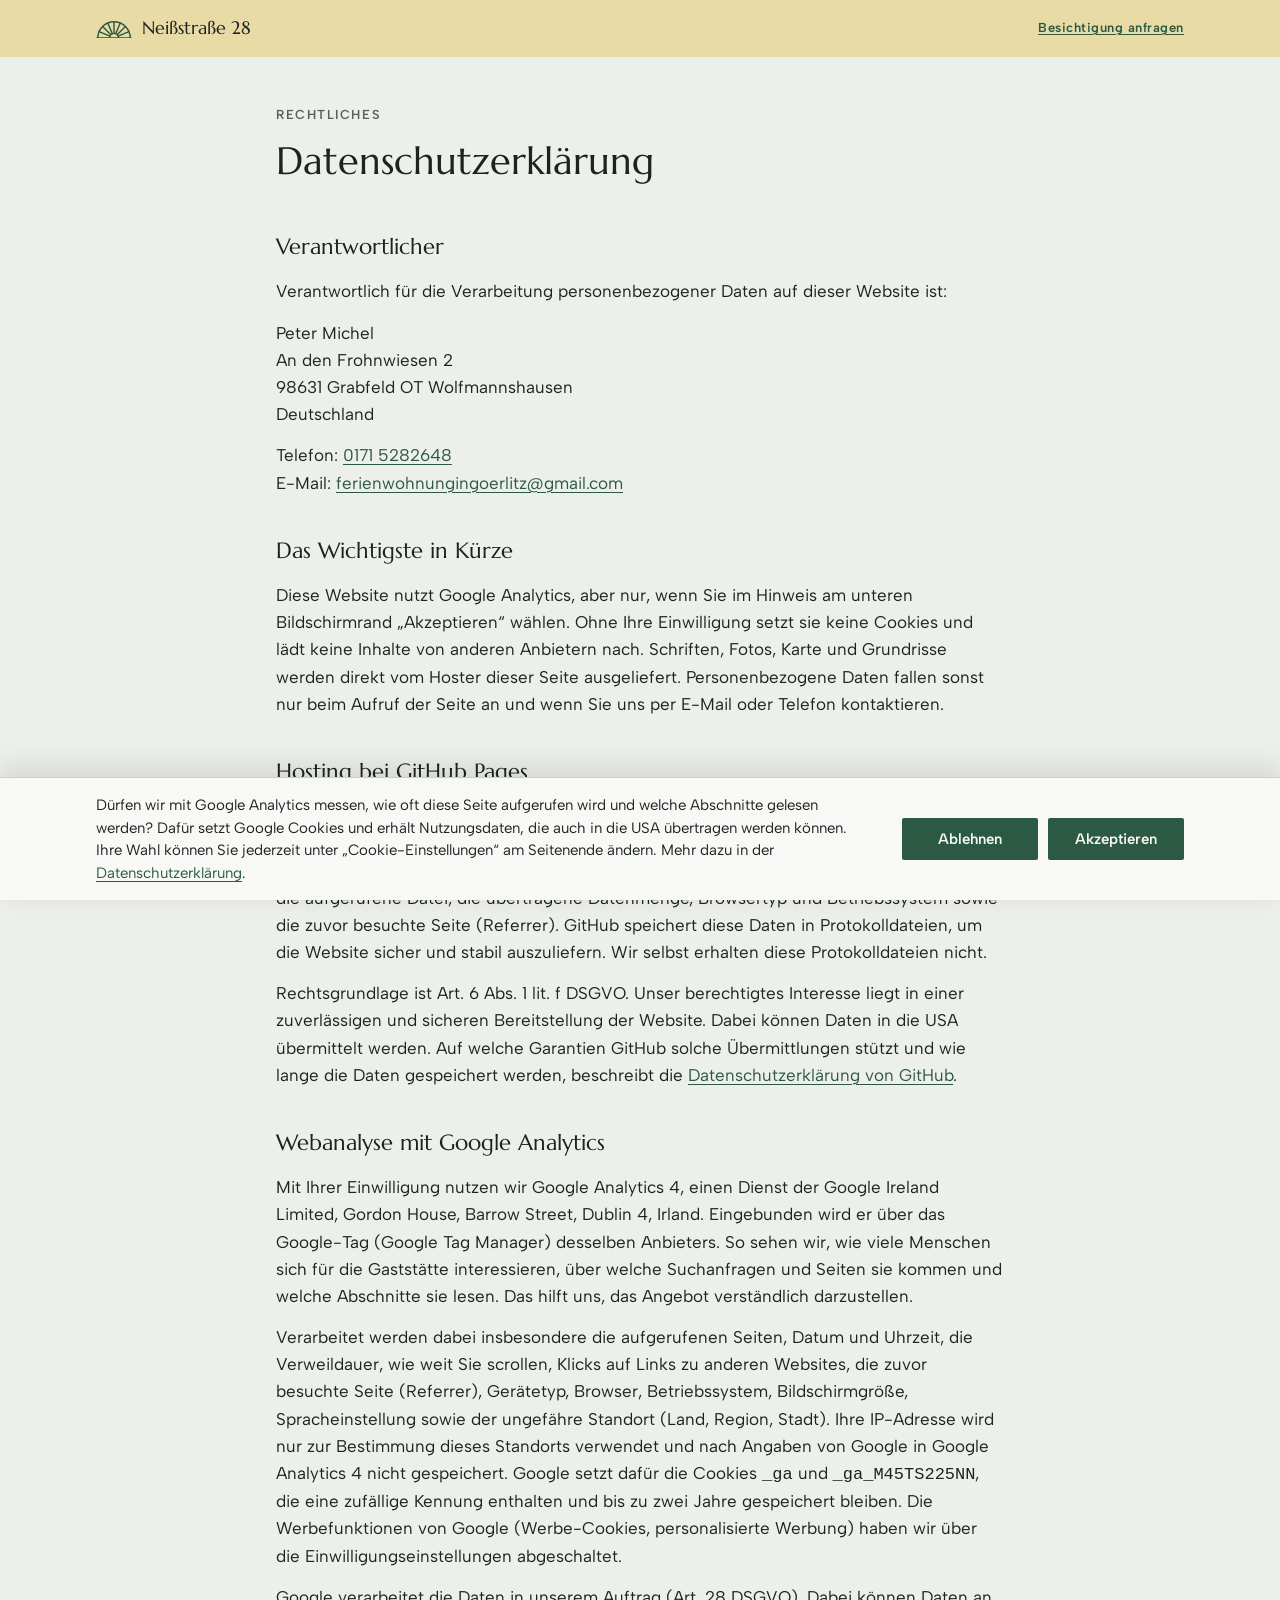
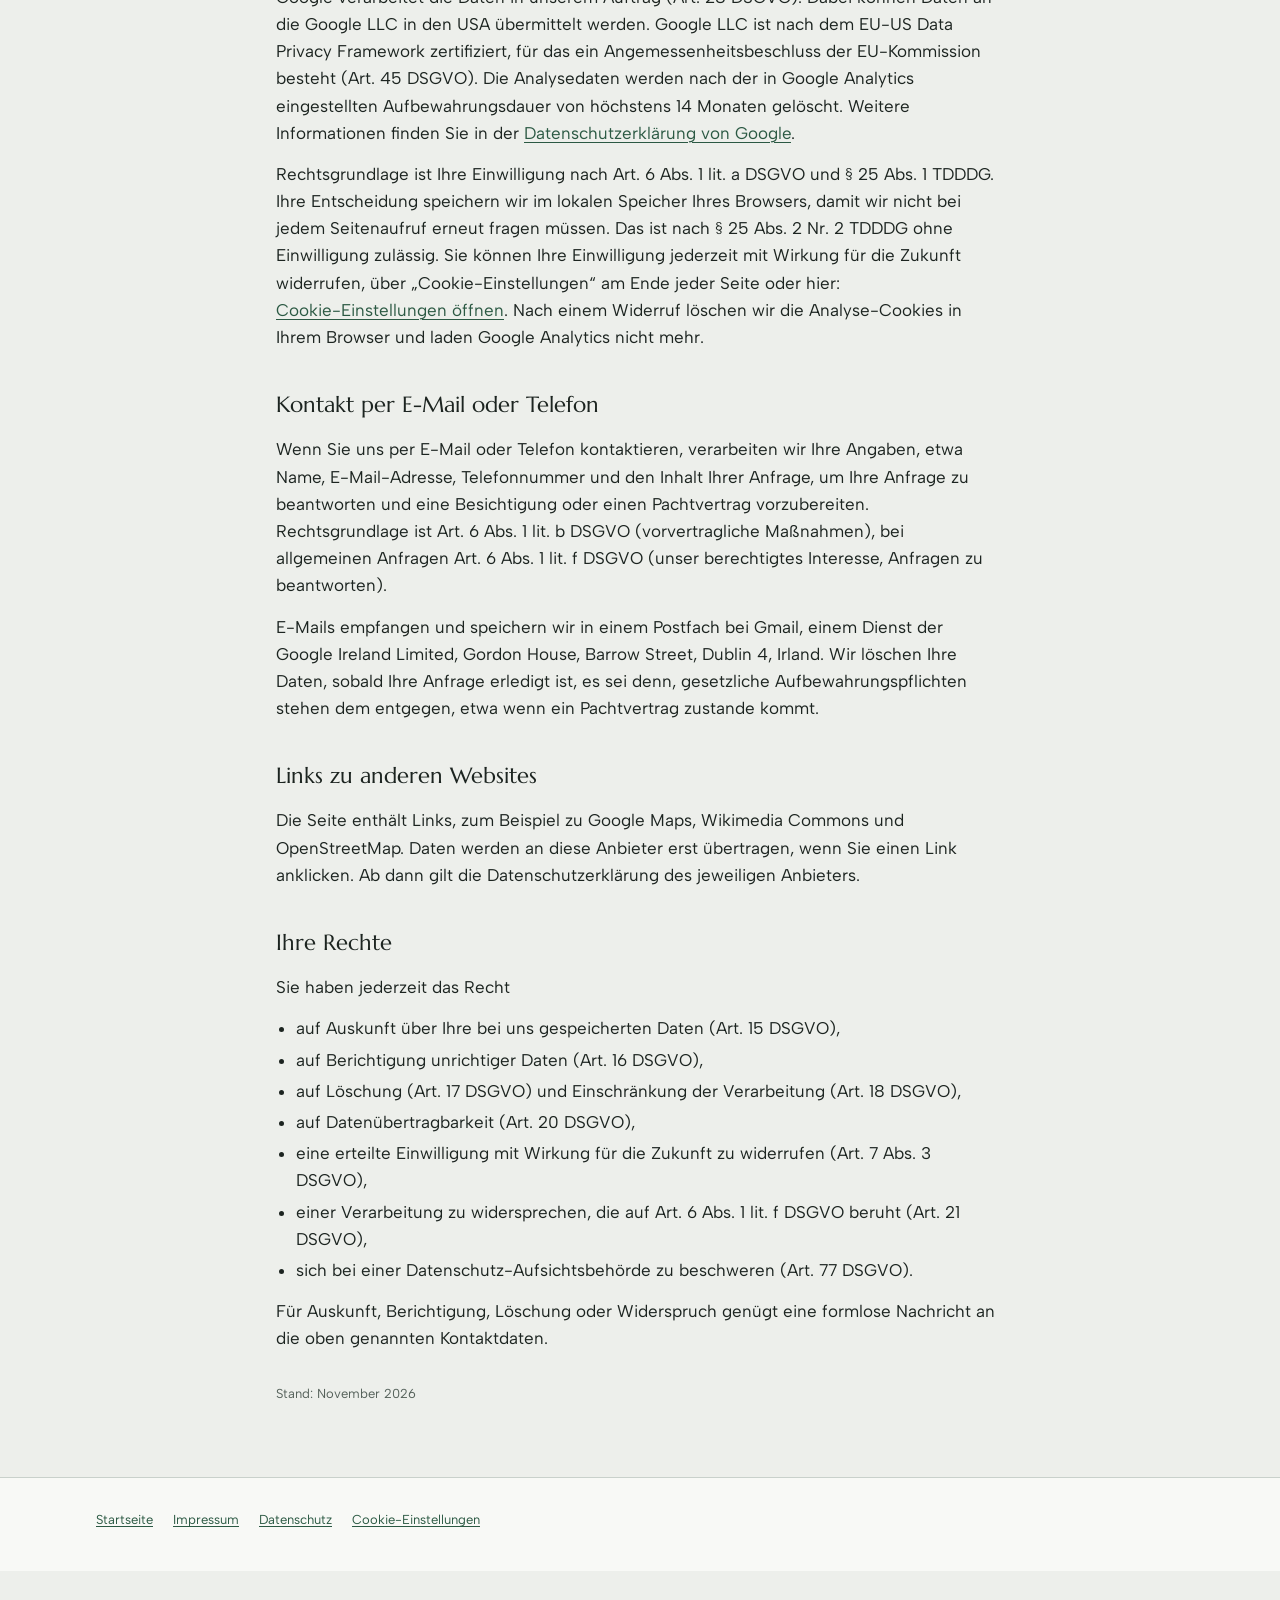
<file: datenschutz.html>
<!doctype html>
<html lang="de">
<head>
<meta charset="utf-8">
<meta name="viewport" content="width=device-width, initial-scale=1">
<title>Datenschutzerklärung · Restaurant Neißstraße 28</title>
<meta name="description" content="Datenschutzerklärung der Website zur Gaststätte Neißstraße 28 in Görlitz.">
<link rel="canonical" href="https://gastro-goerlitz.de/datenschutz.html">
<link rel="icon" href="favicon.ico" sizes="32x32">
<link rel="icon" href="favicon.svg" type="image/svg+xml">
<link rel="apple-touch-icon" href="apple-touch-icon.png">
<meta name="theme-color" content="#e9dba6" media="(prefers-color-scheme: light)">
<meta name="theme-color" content="#2c2919" media="(prefers-color-scheme: dark)">
<link rel="stylesheet" href="fonts.css">
<link rel="stylesheet" href="style.css">
<script src="consent.js" defer></script>
</head>
<body>

<header class="bar">
  <div class="wrap">
    <a class="brand" href="./" aria-label="Neißstraße 28, zur Startseite">
      <svg class="fan" viewBox="0 0 40 22" aria-hidden="true">
        <path d="M2 21 A18 18 0 0 1 38 21"/>
        <path d="M15 21 A5 5 0 0 1 25 21"/>
        <path d="M1 21 H39"/>
        <path d="M24.6 19.1 L36.6 14.1 M23.5 17.5 L32.7 8.3 M21.9 16.4 L26.9 4.4 M20 16 L20 3 M18.1 16.4 L13.1 4.4 M16.5 17.5 L7.3 8.3 M15.4 19.1 L3.4 14.1"/>
      </svg>
      <span>Neißstraße 28</span>
    </a>
    <a class="bar-link" href="./#kontakt">Besichtigung anfragen</a>
  </div>
</header>

<main class="legal">
  <div class="wrap">
    <p class="eyebrow">Rechtliches</p>
    <h1>Datenschutzerklärung</h1>
    <h2>Verantwortlicher</h2>
    <p>Verantwortlich für die Verarbeitung personenbezogener Daten auf dieser Website ist:</p>
    <address>
      Peter Michel<br>
      An den Frohnwiesen 2<br>
      98631 Grabfeld OT Wolfmannshausen<br>
      Deutschland
    </address>
    <p>
      Telefon: <a href="tel:+491715282648">0171 5282648</a><br>
      E-Mail: <a href="mailto:ferienwohnungingoerlitz@gmail.com">ferienwohnungingoerlitz@gmail.com</a>
    </p>

    <h2>Das Wichtigste in Kürze</h2>
    <p>Diese Website nutzt Google Analytics, aber nur, wenn Sie im Hinweis am unteren Bildschirmrand „Akzeptieren“ wählen. Ohne Ihre Einwilligung setzt sie keine Cookies und lädt keine Inhalte von anderen Anbietern nach. Schriften, Fotos, Karte und Grundrisse werden direkt vom Hoster dieser Seite ausgeliefert. Personenbezogene Daten fallen sonst nur beim Aufruf der Seite an und wenn Sie uns per E-Mail oder Telefon kontaktieren.</p>

    <h2>Hosting bei GitHub Pages</h2>
    <p>Diese Website wird über GitHub Pages bereitgestellt, einen Dienst der GitHub, Inc., 88 Colin P. Kelly Jr. Street, San Francisco, CA 94107, USA. Beim Aufruf der Seite verarbeitet GitHub technisch notwendige Daten, insbesondere Ihre IP-Adresse, Datum und Uhrzeit des Zugriffs, die aufgerufene Datei, die übertragene Datenmenge, Browsertyp und Betriebssystem sowie die zuvor besuchte Seite (Referrer). GitHub speichert diese Daten in Protokolldateien, um die Website sicher und stabil auszuliefern. Wir selbst erhalten diese Protokolldateien nicht.</p>
    <p>Rechtsgrundlage ist Art. 6 Abs. 1 lit. f DSGVO. Unser berechtigtes Interesse liegt in einer zuverlässigen und sicheren Bereitstellung der Website. Dabei können Daten in die USA übermittelt werden. Auf welche Garantien GitHub solche Übermittlungen stützt und wie lange die Daten gespeichert werden, beschreibt die <a href="https://docs.github.com/de/site-policy/privacy-policies/github-general-privacy-statement">Datenschutzerklärung von GitHub</a>.</p>

    <h2>Webanalyse mit Google Analytics</h2>
    <p>Mit Ihrer Einwilligung nutzen wir Google Analytics 4, einen Dienst der Google Ireland Limited, Gordon House, Barrow Street, Dublin 4, Irland. Eingebunden wird er über das Google-Tag (Google Tag Manager) desselben Anbieters. So sehen wir, wie viele Menschen sich für die Gaststätte interessieren, über welche Suchanfragen und Seiten sie kommen und welche Abschnitte sie lesen. Das hilft uns, das Angebot verständlich darzustellen.</p>
    <p>Verarbeitet werden dabei insbesondere die aufgerufenen Seiten, Datum und Uhrzeit, die Verweildauer, wie weit Sie scrollen, Klicks auf Links zu anderen Websites, die zuvor besuchte Seite (Referrer), Gerätetyp, Browser, Betriebssystem, Bildschirmgröße, Spracheinstellung sowie der ungefähre Standort (Land, Region, Stadt). Ihre IP-Adresse wird nur zur Bestimmung dieses Standorts verwendet und nach Angaben von Google in Google Analytics 4 nicht gespeichert. Google setzt dafür die Cookies <code>_ga</code> und <code>_ga_M45TS225NN</code>, die eine zufällige Kennung enthalten und bis zu zwei Jahre gespeichert bleiben. Die Werbefunktionen von Google (Werbe-Cookies, personalisierte Werbung) haben wir über die Einwilligungseinstellungen abgeschaltet.</p>
    <p>Google verarbeitet die Daten in unserem Auftrag (Art. 28 DSGVO). Dabei können Daten an die Google LLC in den USA übermittelt werden. Google LLC ist nach dem EU-US Data Privacy Framework zertifiziert, für das ein Angemessenheitsbeschluss der EU-Kommission besteht (Art. 45 DSGVO). Die Analysedaten werden nach der in Google Analytics eingestellten Aufbewahrungsdauer von höchstens 14 Monaten gelöscht. Weitere Informationen finden Sie in der <a href="https://policies.google.com/privacy?hl=de">Datenschutzerklärung von Google</a>.</p>
    <p>Rechtsgrundlage ist Ihre Einwilligung nach Art. 6 Abs. 1 lit. a DSGVO und § 25 Abs. 1 TDDDG. Ihre Entscheidung speichern wir im lokalen Speicher Ihres Browsers, damit wir nicht bei jedem Seitenaufruf erneut fragen müssen. Das ist nach § 25 Abs. 2 Nr. 2 TDDDG ohne Einwilligung zulässig. Sie können Ihre Einwilligung jederzeit mit Wirkung für die Zukunft widerrufen, über „Cookie-Einstellungen“ am Ende jeder Seite oder hier: <button type="button" class="link-button" data-consent-open hidden>Cookie-Einstellungen öffnen</button>. Nach einem Widerruf löschen wir die Analyse-Cookies in Ihrem Browser und laden Google Analytics nicht mehr.</p>

    <h2>Kontakt per E-Mail oder Telefon</h2>
    <p>Wenn Sie uns per E-Mail oder Telefon kontaktieren, verarbeiten wir Ihre Angaben, etwa Name, E-Mail-Adresse, Telefonnummer und den Inhalt Ihrer Anfrage, um Ihre Anfrage zu beantworten und eine Besichtigung oder einen Pachtvertrag vorzubereiten. Rechtsgrundlage ist Art. 6 Abs. 1 lit. b DSGVO (vorvertragliche Maßnahmen), bei allgemeinen Anfragen Art. 6 Abs. 1 lit. f DSGVO (unser berechtigtes Interesse, Anfragen zu beantworten).</p>
    <p>E-Mails empfangen und speichern wir in einem Postfach bei Gmail, einem Dienst der Google Ireland Limited, Gordon House, Barrow Street, Dublin 4, Irland. Wir löschen Ihre Daten, sobald Ihre Anfrage erledigt ist, es sei denn, gesetzliche Aufbewahrungspflichten stehen dem entgegen, etwa wenn ein Pachtvertrag zustande kommt.</p>

    <h2>Links zu anderen Websites</h2>
    <p>Die Seite enthält Links, zum Beispiel zu Google Maps, Wikimedia Commons und OpenStreetMap. Daten werden an diese Anbieter erst übertragen, wenn Sie einen Link anklicken. Ab dann gilt die Datenschutzerklärung des jeweiligen Anbieters.</p>

    <h2>Ihre Rechte</h2>
    <p>Sie haben jederzeit das Recht</p>
    <ul>
      <li>auf Auskunft über Ihre bei uns gespeicherten Daten (Art. 15 DSGVO),</li>
      <li>auf Berichtigung unrichtiger Daten (Art. 16 DSGVO),</li>
      <li>auf Löschung (Art. 17 DSGVO) und Einschränkung der Verarbeitung (Art. 18 DSGVO),</li>
      <li>auf Datenübertragbarkeit (Art. 20 DSGVO),</li>
      <li>eine erteilte Einwilligung mit Wirkung für die Zukunft zu widerrufen (Art. 7 Abs. 3 DSGVO),</li>
      <li>einer Verarbeitung zu widersprechen, die auf Art. 6 Abs. 1 lit. f DSGVO beruht (Art. 21 DSGVO),</li>
      <li>sich bei einer Datenschutz-Aufsichtsbehörde zu beschweren (Art. 77 DSGVO).</li>
    </ul>
    <p>Für Auskunft, Berichtigung, Löschung oder Widerspruch genügt eine formlose Nachricht an die oben genannten Kontaktdaten.</p>
    <p class="stand">Stand: November 2026</p>
  </div>
</main>

<footer>
  <div class="wrap">
    <p class="footer-links"><a href="./">Startseite</a><a href="impressum.html">Impressum</a><a href="datenschutz.html">Datenschutz</a><button type="button" class="link-button" data-consent-open hidden>Cookie-Einstellungen</button></p>
  </div>
</footer>

</body>
</html>
</file>
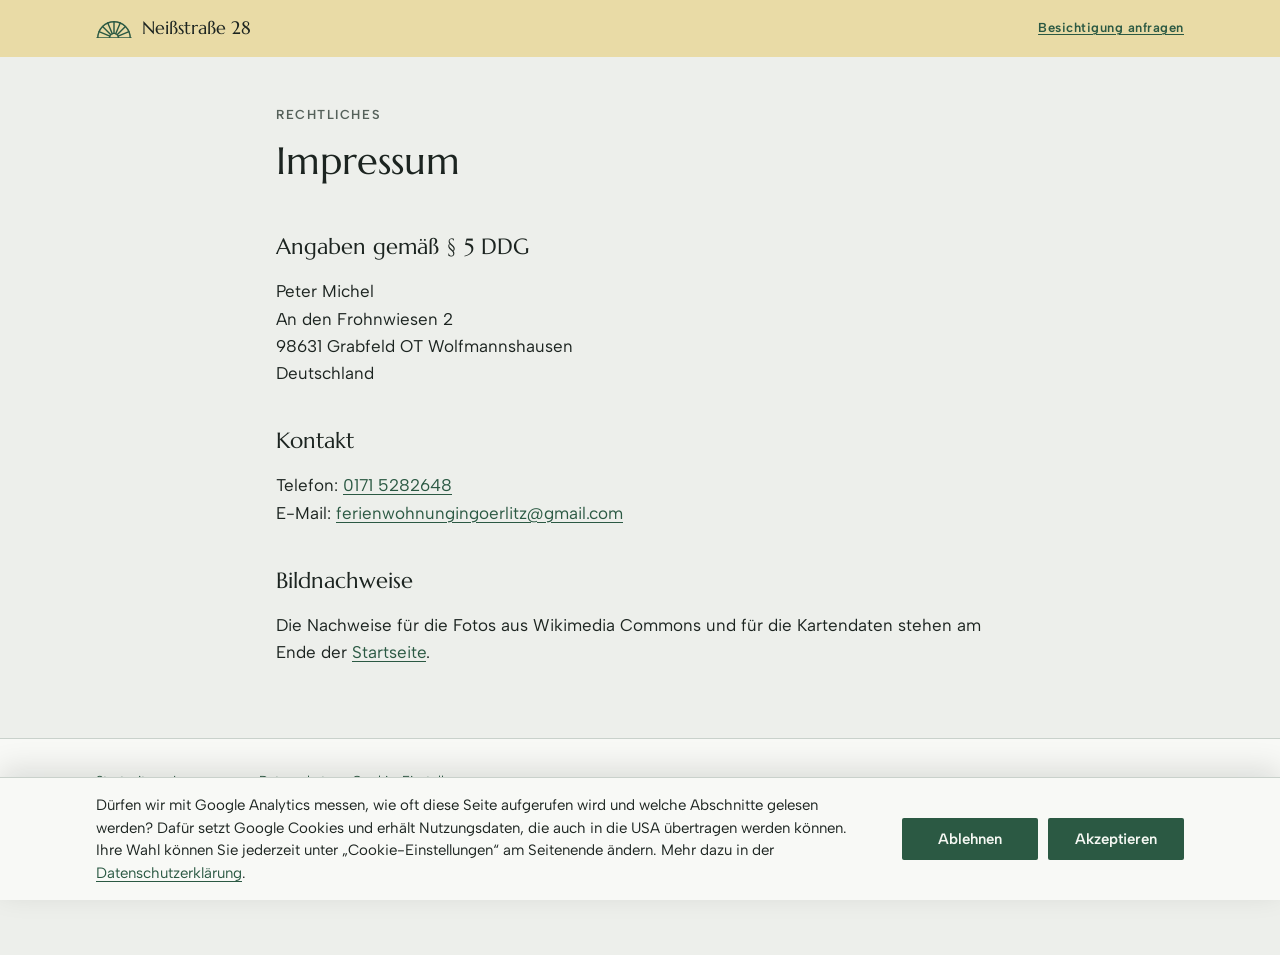
<file: impressum.html>
<!doctype html>
<html lang="de">
<head>
<meta charset="utf-8">
<meta name="viewport" content="width=device-width, initial-scale=1">
<title>Impressum · Restaurant Neißstraße 28</title>
<meta name="description" content="Impressum der Website zur Gaststätte Neißstraße 28 in Görlitz.">
<link rel="canonical" href="https://gastro-goerlitz.de/impressum.html">
<link rel="icon" href="favicon.ico" sizes="32x32">
<link rel="icon" href="favicon.svg" type="image/svg+xml">
<link rel="apple-touch-icon" href="apple-touch-icon.png">
<meta name="theme-color" content="#e9dba6" media="(prefers-color-scheme: light)">
<meta name="theme-color" content="#2c2919" media="(prefers-color-scheme: dark)">
<link rel="stylesheet" href="fonts.css">
<link rel="stylesheet" href="style.css">
<script src="consent.js" defer></script>
</head>
<body>

<header class="bar">
  <div class="wrap">
    <a class="brand" href="./" aria-label="Neißstraße 28, zur Startseite">
      <svg class="fan" viewBox="0 0 40 22" aria-hidden="true">
        <path d="M2 21 A18 18 0 0 1 38 21"/>
        <path d="M15 21 A5 5 0 0 1 25 21"/>
        <path d="M1 21 H39"/>
        <path d="M24.6 19.1 L36.6 14.1 M23.5 17.5 L32.7 8.3 M21.9 16.4 L26.9 4.4 M20 16 L20 3 M18.1 16.4 L13.1 4.4 M16.5 17.5 L7.3 8.3 M15.4 19.1 L3.4 14.1"/>
      </svg>
      <span>Neißstraße 28</span>
    </a>
    <a class="bar-link" href="./#kontakt">Besichtigung anfragen</a>
  </div>
</header>

<main class="legal">
  <div class="wrap">
    <p class="eyebrow">Rechtliches</p>
    <h1>Impressum</h1>
    <h2>Angaben gemäß § 5 DDG</h2>
    <address>
      Peter Michel<br>
      An den Frohnwiesen 2<br>
      98631 Grabfeld OT Wolfmannshausen<br>
      Deutschland
    </address>
    <h2>Kontakt</h2>
    <p>
      Telefon: <a href="tel:+491715282648">0171 5282648</a><br>
      E-Mail: <a href="mailto:ferienwohnungingoerlitz@gmail.com">ferienwohnungingoerlitz@gmail.com</a>
    </p>
    <h2>Bildnachweise</h2>
    <p>Die Nachweise für die Fotos aus Wikimedia Commons und für die Kartendaten stehen am Ende der <a href="./">Startseite</a>.</p>
  </div>
</main>

<footer>
  <div class="wrap">
    <p class="footer-links"><a href="./">Startseite</a><a href="impressum.html">Impressum</a><a href="datenschutz.html">Datenschutz</a><button type="button" class="link-button" data-consent-open hidden>Cookie-Einstellungen</button></p>
  </div>
</footer>

</body>
</html>
</file>
<file: fonts.css>
/* Self-hosted web fonts (SIL Open Font License), latin subset.
   Served from this site so no visitor data is sent to Google Fonts. */
@font-face {
  font-family: 'Albert Sans';
  font-style: normal;
  font-weight: 400 600;
  font-display: swap;
  src: url(fonts/albert-sans-latin.woff2) format('woff2');
}
@font-face {
  font-family: 'Albert Sans';
  font-style: italic;
  font-weight: 400;
  font-display: swap;
  src: url(fonts/albert-sans-italic-latin.woff2) format('woff2');
}
@font-face {
  font-family: 'Marcellus';
  font-style: normal;
  font-weight: 400;
  font-display: swap;
  src: url(fonts/marcellus-latin.woff2) format('woff2');
}
</file>
<file: style.css>
/* Layout: an exposé built like the façade. An ochre "Putz" band carries the house name in green
   shop-front lettering; photos sit in round-arched frames like the three portals; the facts
   follow below on cool granite-grey stone. */
:root {
  color-scheme: light;
  --stone: #edefeb;
  --paper: #f8f9f6;
  --putz: #e9dba6;
  --ink: #1c2420;
  --muted: #55615a;
  --line: #c9d1cb;
  --green: #2b5943;
  --on-green: #f4f7f2;
  --tint: #d7e6dc;
  --map-bldg: #d6dbd5;
  --map-road: #ffffff;
  --map-water: #bdd3d6;
  --map-water-ink: #47707a;
  --map-green: #d5e2d1;
  --map-square: #f3f4f0;
  --map-route: #b9d5c3;
  --plan-wall: #3a4540;
  --plan-hall: #e2e7e1;
  --scrim: rgba(12, 16, 14, 0.94);
  --on-scrim: #eef1ed;
  --scrim-btn: rgba(238, 241, 237, 0.14);
  --scrim-btn-hover: rgba(238, 241, 237, 0.24);
  --display: "Marcellus", "Cormorant SC", Georgia, "Times New Roman", serif;
  --body: "Albert Sans", "Segoe UI", system-ui, -apple-system, sans-serif;
  --step-0: 0.8125rem;
  --step-1: 1.0625rem;
  --step-2: 1.375rem;
  --step-3: clamp(1.75rem, 3.4vw, 2.375rem);
  --step-4: clamp(2.75rem, 8vw, 5.25rem);
}
@media (prefers-color-scheme: dark) {
  :root:not([data-theme="light"]) {
    --stone: #121714; --paper: #19201c; --putz: #2c2919; --ink: #e5e9e4;
    --muted: #9ba79f; --line: #2f3933; --green: #8cc2a2; --on-green: #0d1912;
    --tint: #1f3629; --map-bldg: #252e29; --map-road: #34403a; --map-water: #1c3238;
    --map-water-ink: #86b3bd; --map-green: #1a2a20; --map-square: #1d2420; --map-route: #2e5a43;
    --plan-wall: #b3bfb8; --plan-hall: #252e29;
    color-scheme: dark;
  }
}
:root[data-theme="dark"] {
  --stone: #121714; --paper: #19201c; --putz: #2c2919; --ink: #e5e9e4;
  --muted: #9ba79f; --line: #2f3933; --green: #8cc2a2; --on-green: #0d1912;
  --tint: #1f3629; --map-bldg: #252e29; --map-road: #34403a; --map-water: #1c3238;
  --map-water-ink: #86b3bd; --map-green: #1a2a20; --map-square: #1d2420; --map-route: #2e5a43;
  --plan-wall: #b3bfb8; --plan-hall: #252e29;
  color-scheme: dark;
}

* { box-sizing: border-box; }
body {
  margin: 0;
  background: var(--stone);
  color: var(--ink);
  font: 400 var(--step-1)/1.6 var(--body);
  -webkit-font-smoothing: antialiased;
}
a { color: var(--green); text-underline-offset: 0.18em; text-decoration-thickness: 1px; }
a:focus-visible { outline: 2px solid var(--green); outline-offset: 3px; border-radius: 2px; }
h1, h2, h3 { font-family: var(--display); font-weight: 400; text-wrap: balance; margin: 0; }
p { margin: 0; }
img { display: block; max-width: 100%; height: auto; }

.wrap {
  max-width: 1120px;
  margin-inline: auto;
  padding-left: max(16px, env(safe-area-inset-left, 0px));
  padding-right: max(16px, env(safe-area-inset-right, 0px));
}
.eyebrow {
  font-size: var(--step-0);
  font-weight: 600;
  letter-spacing: 0.12em;
  text-transform: uppercase;
  color: var(--muted);
}

/* Fanlight mark: the radiating bars over each portal of No. 28 */
.fan { width: 2.25rem; height: auto; color: var(--green); flex: none; }
.fan path { fill: none; stroke: currentColor; stroke-width: 1.6; stroke-linecap: round; }

/* Top bar */
.bar { background: var(--putz); }
.bar .wrap {
  display: flex; align-items: center; justify-content: space-between; gap: 16px;
  padding-block: 14px;
}
.brand {
  display: flex; align-items: center; gap: 10px;
  font-family: var(--display); font-size: 1.125rem; color: var(--ink); text-decoration: none;
}
.bar-link { font-size: var(--step-0); font-weight: 600; letter-spacing: 0.04em; }

/* Hero: the façade band */
.hero { background: var(--putz); border-bottom: 1px solid var(--line); }
.hero .wrap {
  display: grid;
  grid-template-columns: minmax(0, 1.2fr) minmax(0, 0.8fr);
  gap: clamp(32px, 6vw, 72px);
  align-items: end;
  padding-block: clamp(32px, 6vw, 72px) 0;
}
.hero-text { display: grid; gap: 22px; padding-bottom: clamp(32px, 6vw, 72px); min-width: 0; }
.hero h1 {
  font-size: var(--step-4);
  line-height: 0.98;
  letter-spacing: 0.02em;
  color: var(--green);
}
.hero h1 .eyebrow {
  display: block;
  margin-bottom: 22px;
  font-family: var(--body);
  line-height: 1.6;
}
.hero h1 small {
  display: block;
  margin-top: 0.5rem;
  font-size: 0.32em;
  letter-spacing: 0.16em;
  text-transform: uppercase;
  color: var(--ink);
}
.lead { font-size: var(--step-2); line-height: 1.45; max-width: 34ch; }
.traits {
  display: flex; flex-wrap: wrap; gap: 6px 18px;
  list-style: none; margin: 0; padding: 0;
  font-size: var(--step-0); font-weight: 500; color: var(--muted);
}
.traits li { display: flex; align-items: center; gap: 8px; }
.traits li::before { content: ""; width: 6px; height: 6px; background: var(--green); border-radius: 50%; }
.actions { display: flex; flex-wrap: wrap; align-items: center; gap: 12px 24px; }
.button {
  display: inline-block;
  padding: 13px 22px;
  background: var(--green);
  color: var(--on-green);
  font-weight: 600;
  text-decoration: none;
  border-radius: 2px;
}
.button:hover { filter: brightness(1.08); }
.button:focus-visible { outline: 2px solid var(--ink); outline-offset: 3px; }

/* Round-arched photo frames, after the ground-floor portals */
.arch { margin: 0; display: grid; gap: 10px; min-width: 0; }
.arch .frame {
  border-radius: 999px 999px 0 0;
  overflow: hidden;
  border: 6px solid var(--paper);
  border-bottom: 0;
  background: var(--paper);
  max-width: 100%;
}
.arch img { width: 100%; }
.arch.portrait .frame { aspect-ratio: 4 / 5; }
.arch.portrait img { height: 100%; object-fit: cover; }
figcaption { font-size: var(--step-0); color: var(--muted); }
.hero .arch { justify-self: end; width: min(100%, 420px); }
.hero .arch figcaption { padding-bottom: 12px; }

/* Sections */
main section { padding-block: clamp(48px, 8vw, 96px); border-bottom: 1px solid var(--line); }
main section:last-child { border-bottom: 0; }
.head { display: grid; gap: 10px; margin-bottom: clamp(24px, 4vw, 40px); }
.head h2 { font-size: var(--step-3); line-height: 1.1; }
.prose { display: grid; gap: 1em; max-width: 62ch; }

.split {
  display: grid;
  grid-template-columns: minmax(0, 1fr) minmax(0, 1.1fr);
  gap: clamp(28px, 5vw, 64px);
  align-items: start;
}
.photo { margin: 0; display: grid; gap: 10px; min-width: 0; }
.photo img { border: 6px solid var(--paper); width: 100%; }

/* Objektdaten */
.facts { display: grid; grid-template-columns: repeat(2, minmax(0, 1fr)); gap: 24px; }
.facts-group { background: var(--paper); border: 1px solid var(--line); padding: 8px 24px 12px; min-width: 0; }
.facts-group h3 {
  font-family: var(--body); font-size: var(--step-0); font-weight: 600;
  letter-spacing: 0.12em; text-transform: uppercase; color: var(--muted);
  padding-block: 14px 6px;
}
.facts dl { margin: 0; }
.facts dl div {
  display: grid; grid-template-columns: minmax(0, 11rem) minmax(0, 1fr); gap: 4px 16px;
  padding-block: 12px; border-top: 1px solid var(--line);
}
.facts dt { color: var(--muted); font-size: 0.9375rem; }
.facts dd { margin: 0; font-weight: 500; }
.facts dd.ask { font-weight: 400; font-style: italic; color: var(--muted); }
.facts-note { margin-top: 20px; font-size: 0.9375rem; color: var(--muted); max-width: 62ch; }

/* Lage */
.distances { list-style: none; margin: 0; padding: 0; border-top: 1px solid var(--line); }
.distances li {
  display: grid; grid-template-columns: minmax(0, 1fr) auto; gap: 2px 16px; align-items: baseline;
  padding-block: 12px; border-bottom: 1px solid var(--line);
}
.distances strong { font-weight: 600; }
.distances span { grid-column: 1; font-size: 0.9375rem; color: var(--muted); }
.distances .m {
  grid-column: 2; grid-row: 1 / span 2; align-self: center;
  font-variant-numeric: tabular-nums; font-weight: 500; white-space: nowrap;
}
.distance-note { margin-top: 12px; font-size: var(--step-0); color: var(--muted); }
.portals {
  display: grid; grid-template-columns: repeat(2, minmax(0, 1fr));
  gap: clamp(16px, 3vw, 32px); margin-top: clamp(36px, 6vw, 64px);
}
.portals .arch:nth-child(2) img { object-position: 38% 50%; }

/* Räume: façade elevation beside the rooms, grouped by floor */
.rooms-layout {
  display: grid; grid-template-columns: minmax(0, 0.85fr) minmax(0, 1.15fr);
  gap: clamp(28px, 5vw, 64px); align-items: start;
}
.elev { margin: 0; display: grid; gap: 10px; color: var(--ink); position: sticky; top: calc(env(safe-area-inset-top, 0px) + 24px); }
.elev svg { display: block; width: 100%; max-width: 420px; height: auto; }
.e-house { fill: var(--paper); }
.e-ugbg { fill: var(--paper); }
.e-hatch { stroke: var(--muted); stroke-width: 1; opacity: 0.5; }
.fl-fill { fill: var(--tint); transition: opacity 0.2s; }
.e-label { transition: opacity 0.2s; }
.elev[data-active] .fl-fill, .elev[data-active] .e-label { opacity: 0.3; }
.elev[data-active="og1"] [data-floor="og1"],
.elev[data-active="eg"] [data-floor="eg"],
.elev[data-active="ug"] [data-floor="ug"] { opacity: 1; }
.e-lines, .e-faded { fill: none; stroke-linejoin: round; stroke-linecap: round; }
.e-lines { stroke: var(--green); stroke-width: 1.6; }
.e-faded { stroke: var(--muted); stroke-width: 1.2; opacity: 0.55; }
.e-ug { stroke-dasharray: 5 4; }
.e-ground { stroke: var(--ink); stroke-width: 2; }
.e-label path { fill: none; stroke: var(--muted); stroke-width: 1; }
.e-label text { font: 600 13px var(--body); fill: var(--ink); }
.e-label .sub { font-weight: 400; fill: var(--muted); }
.rooms { display: grid; gap: 28px; min-width: 0; }
.floor-group { display: grid; gap: 12px; }
.floor-group h3 {
  font-family: var(--body); font-size: var(--step-0); font-weight: 600;
  letter-spacing: 0.12em; text-transform: uppercase; color: var(--muted);
}
.room-cards { display: grid; grid-template-columns: repeat(auto-fit, minmax(min(100%, 220px), 1fr)); gap: 12px; }
.room {
  background: var(--paper); border: 1px solid var(--line); padding: 18px 20px;
  display: grid; gap: 6px; align-content: start; transition: border-color 0.2s;
}
.floor-group:hover .room { border-color: var(--green); }
.room h4 { margin: 0; font-family: var(--display); font-weight: 400; font-size: var(--step-2); line-height: 1.2; }
.room p { color: var(--muted); font-size: 0.9375rem; }
.room .size { font-size: var(--step-0); font-style: italic; }
.rooms-note { font-size: 0.9375rem; color: var(--muted); }

/* Photos open full size in a lightbox; the hero image stays static */
.zoom { display: block; cursor: zoom-in; }
.arch .zoom { height: 100%; }
.zoom img { transition: filter 0.2s; }
.zoom:hover img { filter: brightness(1.06); }
.zoom:focus-visible { outline: 2px solid var(--green); outline-offset: 3px; }
html:has(.lightbox[open]) { overflow: hidden; }
.lightbox {
  width: 100%; height: 100%; max-width: none; max-height: none; margin: 0; padding: 0; border: 0;
  background: var(--scrim); color: var(--on-scrim);
}
.lightbox::backdrop { background: transparent; }
.lightbox[open] { display: grid; grid-template-rows: auto minmax(0, 1fr); }
.lb-bar {
  display: flex; align-items: center; justify-content: space-between; gap: 16px;
  padding: max(12px, env(safe-area-inset-top, 0px)) max(16px, env(safe-area-inset-right, 0px)) 8px max(16px, env(safe-area-inset-left, 0px));
  font-size: var(--step-0); font-variant-numeric: tabular-nums;
}
.lightbox figure {
  margin: 0; min-height: 0; display: flex; flex-direction: column; align-items: center; justify-content: center; gap: 12px;
  padding: 0 clamp(16px, 7vw, 88px) max(20px, env(safe-area-inset-bottom, 0px));
}
.lightbox figure img { max-width: 100%; max-height: calc(100dvh - 150px); object-fit: contain; }
.lightbox figcaption { color: var(--on-scrim); text-align: center; max-width: 62ch; }
.lb-btn {
  display: grid; place-items: center; width: 44px; height: 44px; padding: 0;
  border: 0; border-radius: 50%; background: var(--scrim-btn); color: var(--on-scrim);
  font: 400 1.75rem/1 var(--body); cursor: pointer;
}
.lb-btn:hover { background: var(--scrim-btn-hover); }
.lb-btn:focus-visible { outline: 2px solid var(--on-scrim); outline-offset: 2px; }
.lb-prev, .lb-next { position: absolute; top: 50%; translate: 0 -50%; }
.lb-prev { left: max(12px, env(safe-area-inset-left, 0px)); }
.lb-next { right: max(12px, env(safe-area-inset-right, 0px)); }
@media (max-width: 600px) {
  .lb-prev, .lb-next { top: auto; bottom: max(16px, env(safe-area-inset-bottom, 0px)); translate: none; }
  .lightbox figure { padding-inline: 16px; padding-bottom: calc(max(16px, env(safe-area-inset-bottom, 0px)) + 60px); }
  .lightbox figure img { max-height: calc(100dvh - 210px); }
}

/* Haus: two photos stacked beside the text */
.photo-stack { display: grid; gap: 28px; min-width: 0; }

/* Einblicke: one wide photo and one arch in the first row, three photos below */
.gallery {
  display: grid; grid-template-columns: repeat(3, minmax(0, 1fr));
  gap: clamp(24px, 3vw, 32px) 24px; align-items: start;
}
.gallery .wide { grid-column: span 2; }
.gallery .photo img { aspect-ratio: 4 / 3; object-fit: cover; }
.gallery .wide img { aspect-ratio: 3 / 2; }
.gallery .arch .frame { aspect-ratio: 3 / 4; }
.gallery .arch img { height: 100%; object-fit: cover; }

/* Grundriss: drawn from the construction plan; wide (street left) on desktop, tall (street below) on phones */
.intro { max-width: 62ch; margin-bottom: clamp(24px, 4vw, 40px); }
.plans { display: grid; gap: clamp(32px, 5vw, 48px); }
.plan { margin: 0; display: grid; gap: 14px; min-width: 0; }
.plan-head { display: flex; flex-wrap: wrap; align-items: baseline; gap: 4px 16px; font-size: var(--step-0); color: var(--muted); }
.plan-head h3 { font-size: var(--step-2); color: var(--ink); }
.plan-frame { border: 6px solid var(--paper); background: var(--paper); padding: clamp(8px, 2vw, 20px); }
.plan svg { display: block; width: 100%; height: auto; }
.plan-tall { display: none !important; }
.p-wall { fill: var(--plan-wall); }
.p-room { fill: var(--paper); }
.p-hall { fill: var(--plan-hall); }
.p-guest { fill: var(--tint); }
.p-yard { fill: var(--stone); }
.p-hatch { stroke: var(--line); stroke-width: 3; }
.p-below { fill: none; stroke: var(--line); stroke-width: 4; stroke-dasharray: 16 12; }
.p-thin, .p-glass, .p-dash, .p-arrow { fill: none; stroke-linecap: round; stroke-linejoin: round; }
.p-thin { stroke: var(--muted); stroke-width: 3; }
.p-glass { stroke: var(--muted); stroke-width: 4; }
.p-dash { stroke: var(--muted); stroke-width: 3; stroke-dasharray: 10 9; }
.p-arrow { stroke: var(--green); stroke-width: 6; }
.p-arrowhead { fill: var(--green); }
.plan text { fill: var(--ink); }
.p-name { font-family: var(--display); }
.p-small { font-family: var(--body); font-weight: 600; }
.plan .p-out, .plan .p-street { fill: var(--muted); }
.plan .p-door { fill: var(--green); }
.plan .p-sub { font-family: var(--body); font-weight: 500; fill: var(--muted); }
.p-street { font-family: var(--body); font-weight: 500; letter-spacing: 0.14em; }
.p-halo { paint-order: stroke; stroke: var(--plan-hall); stroke-width: 10px; stroke-linejoin: round; }
.legend {
  display: flex; flex-wrap: wrap; gap: 8px 24px; list-style: none; margin: 0; padding: 0;
  font-size: var(--step-0); color: var(--muted);
}
.legend li { display: flex; align-items: center; gap: 8px; }
.legend i { width: 18px; height: 14px; border: 2px solid var(--plan-wall); flex: none; }
.legend .k-guest { background: var(--tint); }
.legend .k-room { background: var(--paper); }
.legend .k-hall { background: var(--plan-hall); }
.legend .k-yard { background: repeating-linear-gradient(45deg, var(--line) 0 1px, var(--stone) 1px 5px); }
.plan-note { margin-top: 12px; font-size: var(--step-0); color: var(--muted); max-width: 62ch; }

/* Karte: drawn from OpenStreetMap data, themed through the tokens */
.map-figure { margin: clamp(36px, 6vw, 64px) 0 0; display: grid; gap: 14px; }
.map-frame { border: 6px solid var(--paper); background: var(--paper); }
.map { display: block; width: 100%; height: auto; aspect-ratio: 1000 / 636; color: var(--ink); }
.m-ground { fill: var(--stone); }
.m-green { fill: var(--map-green); }
.m-water { fill: var(--map-water); }
.m-square { fill: var(--map-square); }
.m-bldg { fill: var(--map-bldg); }
.m-house { fill: var(--green); }
.m-foot, .m-service, .m-minor, .m-major, .m-route { fill: none; stroke-linecap: round; stroke-linejoin: round; }
.m-foot { stroke: var(--map-road); stroke-width: 2.5; }
.m-service { stroke: var(--map-road); stroke-width: 5; }
.m-minor { stroke: var(--map-road); stroke-width: 9; }
.m-major { stroke: var(--map-road); stroke-width: 12; }
.m-route { stroke: var(--map-route); stroke-width: 14; }
.m-labels text, .m-pin-label, .m-scale text {
  paint-order: stroke; stroke: var(--stone); stroke-width: 4px; stroke-linejoin: round;
}
.m-place { font: 600 15px var(--body); fill: var(--ink); }
.m-street { font: 500 13px var(--body); fill: var(--muted); letter-spacing: 0.04em; }
.m-water-label { font: italic 400 15px var(--body); fill: var(--map-water-ink); letter-spacing: 0.3em; }
.m-country { font: 400 20px var(--display); fill: var(--muted); letter-spacing: 0.08em; }
.m-country-sub { font: 600 11px var(--body); fill: var(--muted); letter-spacing: 0.2em; }
.m-pin-halo { fill: var(--green); opacity: 0.22; }
.m-pin-dot { fill: var(--green); stroke: var(--paper); stroke-width: 3; }
.m-pin-label { font: 400 17px var(--display); fill: var(--green); }
.m-scale path { fill: none; stroke: var(--ink); stroke-width: 2; }
.m-scale text { font: 600 12px var(--body); fill: var(--ink); }
.map-bar { display: flex; flex-wrap: wrap; align-items: center; justify-content: space-between; gap: 12px 24px; }
.map-actions { display: flex; flex-wrap: wrap; align-items: center; gap: 12px 24px; }

/* Kontakt */
.contact {
  display: grid; grid-template-columns: minmax(0, 1fr) minmax(0, 1fr);
  gap: clamp(28px, 5vw, 64px); align-items: start;
}
.card { background: var(--paper); border: 1px solid var(--line); padding: 8px 24px; min-width: 0; }
.card dl { margin: 0; }
.card dl div { display: grid; gap: 2px; padding-block: 14px; border-top: 1px solid var(--line); }
.card dl div:first-child { border-top: 0; }
.card dt { font-size: var(--step-0); font-weight: 600; letter-spacing: 0.08em; text-transform: uppercase; color: var(--muted); }
.card dd { margin: 0; font-weight: 500; overflow-wrap: anywhere; }
.checklist { margin: 0; padding-left: 1.2em; display: grid; gap: 6px; }

/* Footer */
footer { border-top: 1px solid var(--line); background: var(--paper); }
footer .wrap { padding-block: 32px 40px; display: grid; gap: 12px; font-size: var(--step-0); color: var(--muted); }
footer h2 { font-family: var(--body); font-size: var(--step-0); font-weight: 600; letter-spacing: 0.12em; text-transform: uppercase; }
footer ul { margin: 0; padding-left: 1.1em; display: grid; gap: 4px; }
.footer-links { display: flex; flex-wrap: wrap; gap: 4px 20px; }

/* Impressum and Datenschutz */
.legal .wrap { max-width: 760px; padding-block: 48px 72px; display: grid; gap: 14px; }
.legal h1 { font-size: var(--step-3); line-height: 1.15; margin-bottom: 10px; }
.legal h2 { font-size: var(--step-2); margin-top: 22px; }
.legal p, .legal ul { margin: 0; max-width: 68ch; }
.legal ul { padding-left: 1.2em; display: grid; gap: 4px; }
.legal address { font-style: normal; }
.legal .stand { color: var(--muted); font-size: var(--step-0); margin-top: 18px; }

@media (max-width: 999px) {
  .plans { grid-template-columns: repeat(2, minmax(0, 1fr)); gap: 24px; }
  .plan-wide { display: none !important; }
  .plan-tall { display: block !important; }
}
@media (max-width: 820px) {
  .hero .wrap, .split, .contact, .facts, .rooms-layout, .gallery { grid-template-columns: minmax(0, 1fr); }
  .hero .arch { justify-self: start; width: min(100%, 380px); }
  .hero-text { padding-bottom: 0; }
  .elev { position: static; }
  .gallery .wide { grid-column: auto; }
  .gallery .arch { width: min(100%, 420px); }
}
@media (max-width: 599px) {
  .plans { grid-template-columns: minmax(0, 1fr); }
  .plan-frame { justify-self: start; width: min(100%, 440px); }
}
@media (max-width: 600px) {
  .map { aspect-ratio: 1 / 1; }
  .m-place { font-size: 24px; }
  .m-street { font-size: 20px; }
  .m-water-label { font-size: 22px; }
  .m-pin-label { font-size: 28px; }
  .m-scale text { font-size: 18px; }
  .m-country, .m-country-sub { display: none; }
}
@media (prefers-reduced-motion: reduce) {
  .fl-fill, .e-label, .room { transition: none; }
}
@media (max-width: 520px) {
  .facts dl div { grid-template-columns: minmax(0, 1fr); }
  .facts-group, .card { padding-inline: 16px; }
  .bar-link { display: none; }
}

/* Consent bar for Google Analytics (consent.js). Both choices get the same weight. */
.consent {
  position: fixed;
  inset-inline: 0;
  bottom: 0;
  z-index: 50;
  background: var(--paper);
  color: var(--ink);
  border-top: 1px solid var(--line);
  box-shadow: 0 -8px 28px rgba(12, 16, 14, 0.12);
}
.consent[hidden] { display: none; }
.consent .wrap {
  padding-top: 16px;
  padding-bottom: max(16px, env(safe-area-inset-bottom, 0px));
  display: flex;
  flex-wrap: wrap;
  align-items: center;
  gap: 12px 32px;
}
.consent p { flex: 1 1 30rem; font-size: 0.9375rem; line-height: 1.5; }
.consent-actions { display: flex; gap: 10px; flex: 0 1 auto; }
.consent-actions button {
  flex: 1 1 0;
  min-width: 8.5rem;
  padding: 12px 20px;
  font: 600 0.9375rem/1.2 var(--body);
  color: var(--on-green);
  background: var(--green);
  border: 0;
  border-radius: 2px;
  cursor: pointer;
}
.consent-actions button:hover { filter: brightness(1.08); }
.consent-actions button:focus-visible { outline: 2px solid var(--ink); outline-offset: 3px; }
@media (max-width: 520px) {
  .consent-actions { flex-basis: 100%; }
  .consent-actions button { min-width: 0; }
}
.link-button {
  padding: 0;
  font: inherit;
  color: var(--green);
  background: none;
  border: 0;
  text-decoration: underline;
  text-underline-offset: 0.18em;
  text-decoration-thickness: 1px;
  cursor: pointer;
}
.link-button[hidden] { display: none; }
.link-button:focus-visible { outline: 2px solid var(--green); outline-offset: 3px; border-radius: 2px; }
</file>
